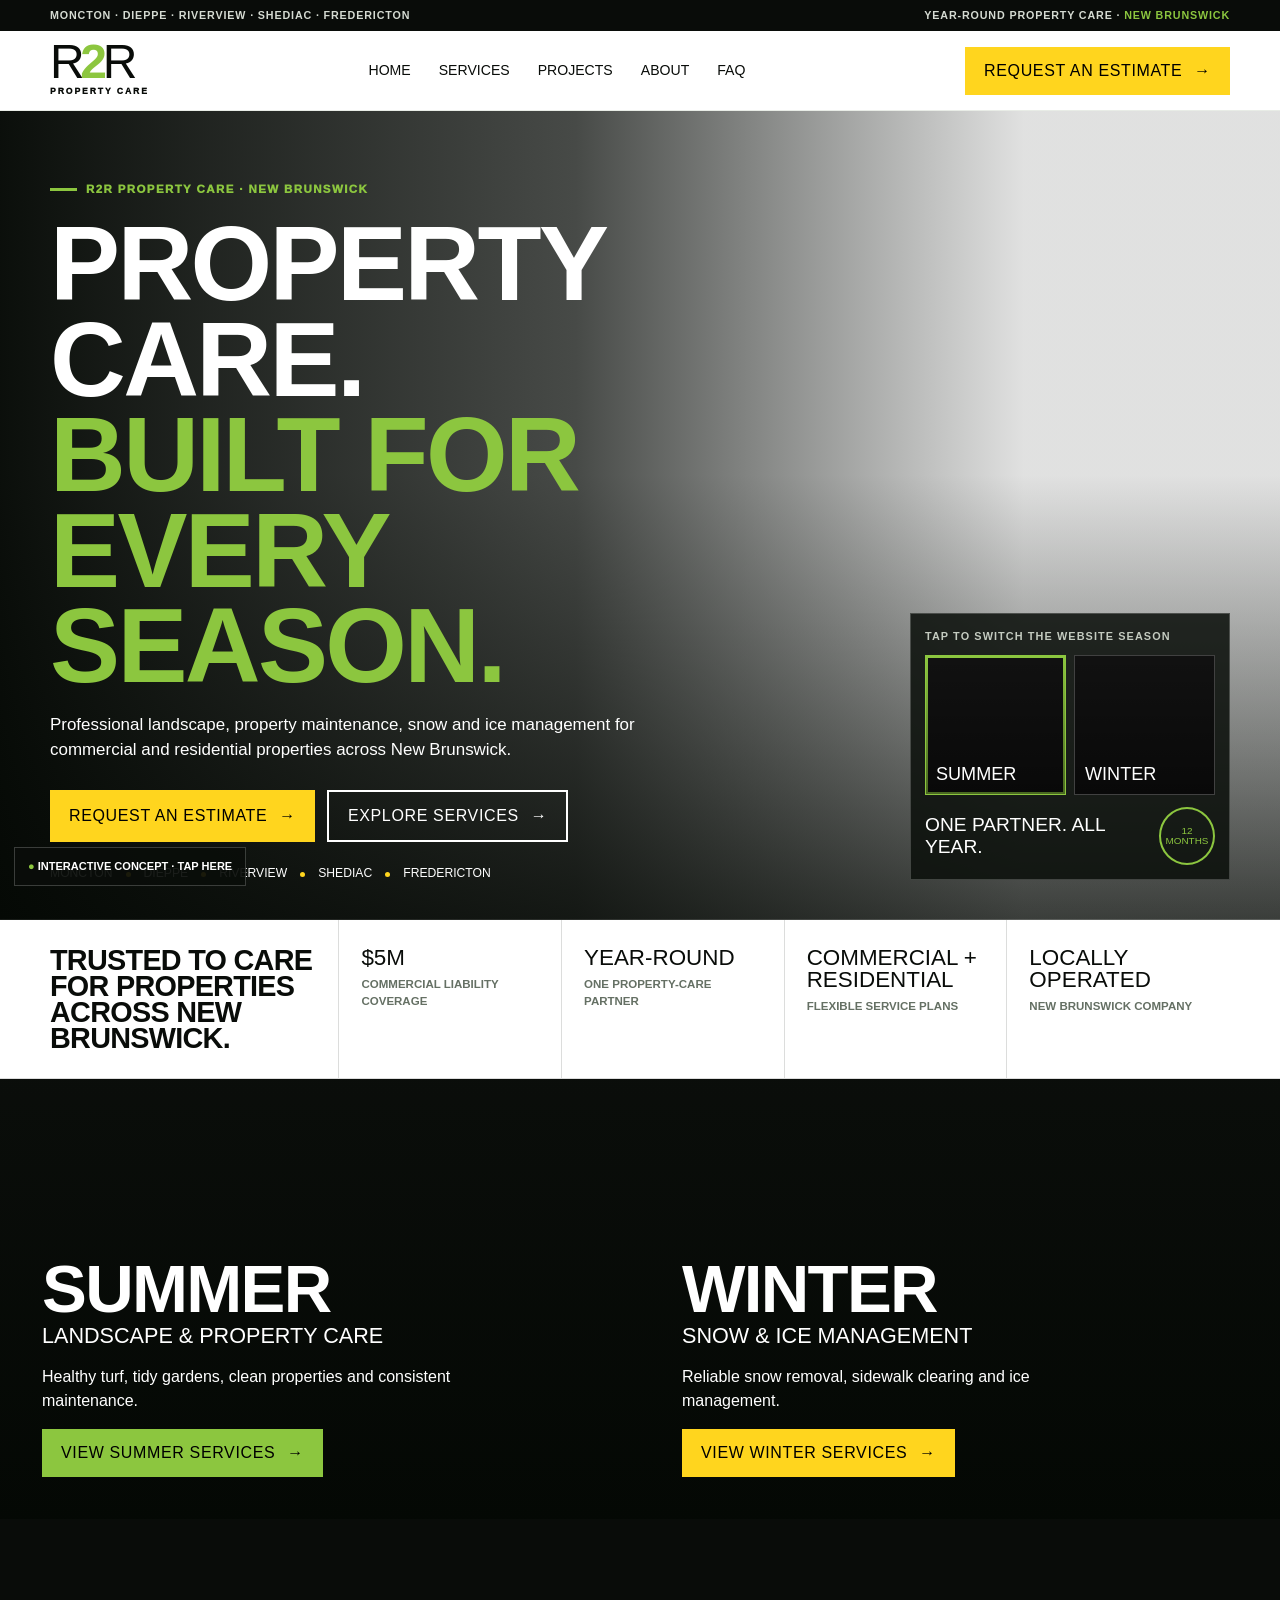
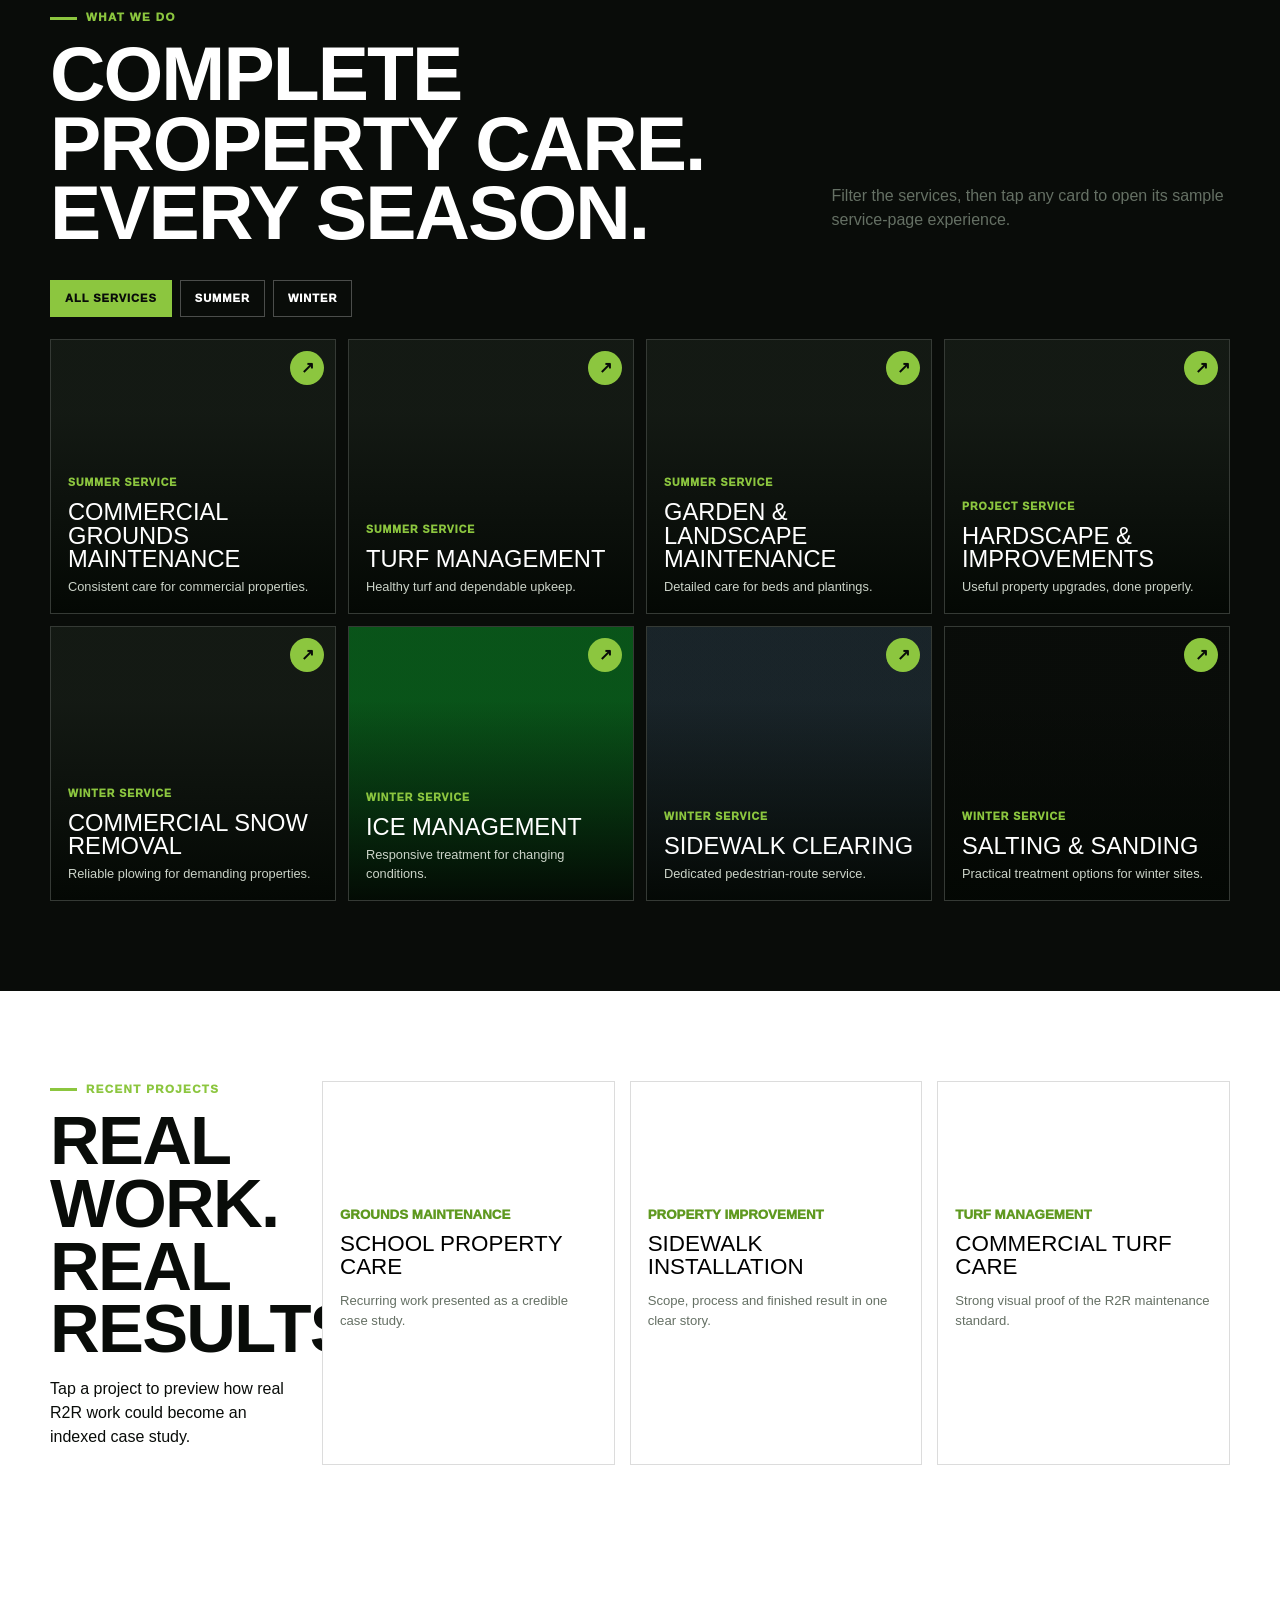
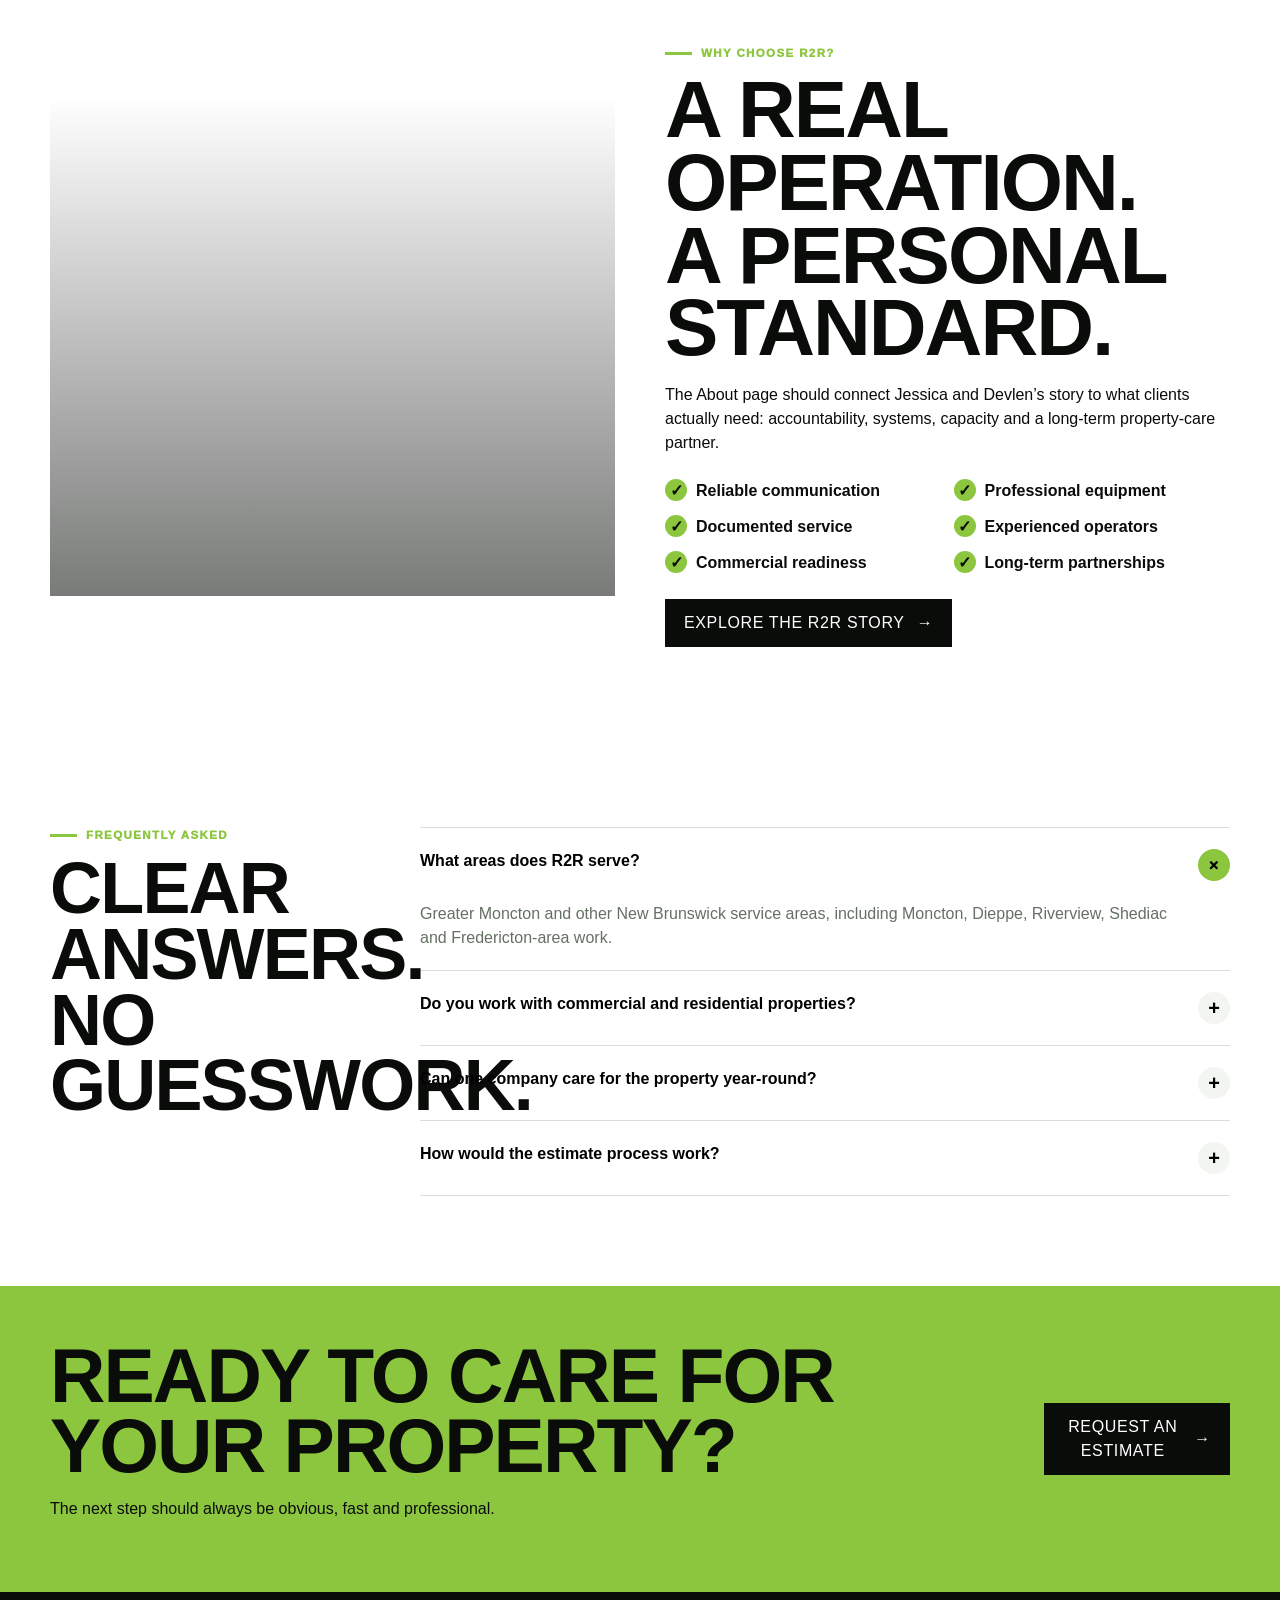
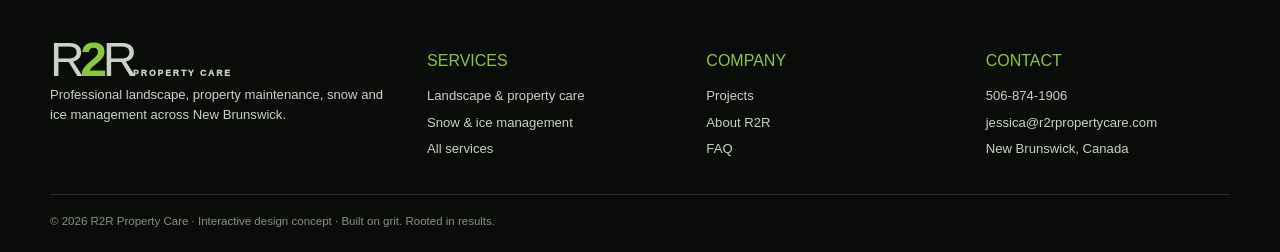
<file: r2r-preview/index.html>
<!doctype html><html lang="en"><head><meta charset="utf-8"><meta name="viewport" content="width=device-width,initial-scale=1,viewport-fit=cover"><meta name="theme-color" content="#0a0d09"><title>R2R Property Care — Interactive Concept</title><link rel="stylesheet" href="style.css"></head><body><div class="top"><div class="wrap"><span>Moncton · Dieppe · Riverview · Shediac · Fredericton</span><span>Year-round property care · <b>New Brunswick</b></span></div></div><header><div class="wrap head"><a href="#home" class="brand"><span class="mark">R<b>2</b>R</span><small>Property Care</small></a><nav class="nav"><a href="#home">Home</a><a href="#services">Services</a><a href="#projects">Projects</a><a href="#about">About</a><a href="#faq">FAQ</a></nav><button class="btn" data-estimate>Request an estimate</button><button class="menu" id="menu">☰</button></div></header><nav class="mobile" id="mobile"><a href="#home">Home <span>→</span></a><a href="#services">Services <span>→</span></a><a href="#projects">Projects <span>→</span></a><a href="#about">About <span>→</span></a><a href="#faq">FAQ <span>→</span></a><button class="btn" data-estimate>Request an estimate</button></nav>
<main><section class="hero" id="home"><div class="wrap"><div class="hero-copy"><div class="eyebrow" id="eyebrow">R2R Property Care · New Brunswick</div><h1 class="display">Property care.<span id="accent">Built for every season.</span></h1><p id="heroText">Professional landscape, property maintenance, snow and ice management for commercial and residential properties across New Brunswick.</p><div class="actions"><button class="btn" data-estimate>Request an estimate</button><a class="btn outline" href="#services">Explore services</a></div><div class="places"><span>Moncton</span><i></i><span>Dieppe</span><i></i><span>Riverview</span><i></i><span>Shediac</span><i></i><span>Fredericton</span></div></div><aside class="switcher"><span>Tap to switch the website season</span><div class="season-tabs"><button class="season summer active" data-season="summer"><b>Summer</b></button><button class="season winter" data-season="winter"><b>Winter</b></button></div><div class="switch-note"><strong id="seasonNote">One partner. All year.</strong><span class="round">12<br>months</span></div></aside></div></section>
<section class="proof"><div class="wrap proof-grid"><div><h2 class="display">Trusted to care for properties across New Brunswick.</h2></div><div><strong>$5M</strong><span>Commercial liability coverage</span></div><div><strong>Year-round</strong><span>One property-care partner</span></div><div><strong>Commercial + residential</strong><span>Flexible service plans</span></div><div><strong>Locally operated</strong><span>New Brunswick company</span></div></div></section>
<section class="split"><article class="panel s"><div><h2 class="display">Summer</h2><h3>Landscape & property care</h3><p>Healthy turf, tidy gardens, clean properties and consistent maintenance.</p><button class="btn green" data-jump="summer">View summer services</button></div></article><article class="panel w"><div><h2 class="display">Winter</h2><h3>Snow & ice management</h3><p>Reliable snow removal, sidewalk clearing and ice management.</p><button class="btn" data-jump="winter">View winter services</button></div></article></section>
<section class="section dark" id="services"><div class="wrap"><div class="section-head"><div><div class="eyebrow">What we do</div><h2 class="display">Complete property care.<br>Every season.</h2></div><p>Filter the services, then tap any card to open its sample service-page experience.</p></div><div class="filters"><button class="filter active" data-filter="all">All services</button><button class="filter" data-filter="summer">Summer</button><button class="filter" data-filter="winter">Winter</button></div><div class="grid">
<button class="card" data-type="summer" data-title="Commercial Grounds Maintenance" data-img="var(--lawn)" data-copy="A planned maintenance program that keeps commercial and multi-residential properties clean, consistent and presentable." data-list="Scheduled mowing and trimming|Property-wide detail work|Seasonal cleanups|Documented communication"><span class="photo" style="background-image:var(--lawn)"></span><span class="arrow">↗</span><span class="card-body"><span class="meta">Summer service</span><h3>Commercial Grounds Maintenance</h3><p>Consistent care for commercial properties.</p></span></button>
<button class="card" data-type="summer" data-title="Turf Management" data-img="var(--school)" data-copy="A healthier, sharper-looking lawn through professional mowing, aeration, overseeding, topdressing and repairs." data-list="Professional mowing and striping|Aeration and overseeding|Topsoil and seed repairs|Sod installation"><span class="photo" style="background-image:var(--school)"></span><span class="arrow">↗</span><span class="card-body"><span class="meta">Summer service</span><h3>Turf Management</h3><p>Healthy turf and dependable upkeep.</p></span></button>
<button class="card" data-type="summer" data-title="Garden & Landscape Maintenance" data-img="var(--hero)" data-copy="Routine garden care, pruning, edging and landscape detailing that keeps planted areas looking intentional." data-list="Garden bed maintenance|Pruning and shaping|Edging and weed control|Seasonal refreshes"><span class="photo" style="background-image:var(--hero)"></span><span class="arrow">↗</span><span class="card-body"><span class="meta">Summer service</span><h3>Garden & Landscape Maintenance</h3><p>Detailed care for beds and plantings.</p></span></button>
<button class="card" data-type="summer" data-title="Hardscape & Property Improvements" data-img="var(--walk)" data-copy="Practical installations and improvements designed to increase access, presentation and property value." data-list="Walkway installations|Site preparation|Gravel and grading work|Finished-property detailing"><span class="photo" style="background-image:var(--walk)"></span><span class="arrow">↗</span><span class="card-body"><span class="meta">Project service</span><h3>Hardscape & Improvements</h3><p>Useful property upgrades, done properly.</p></span></button>
<button class="card" data-type="winter" data-title="Commercial Snow Removal" data-img="var(--snow)" data-copy="Equipment-backed snow clearing planned around site access, traffic flow and dependable storm response." data-list="Parking-lot plowing|Storm monitoring and dispatch|Push and stacking plans|Snow hauling when required"><span class="photo" style="background-image:var(--snow)"></span><span class="arrow">↗</span><span class="card-body"><span class="meta">Winter service</span><h3>Commercial Snow Removal</h3><p>Reliable plowing for demanding properties.</p></span></button>
<button class="card" data-type="winter" data-title="Ice Management" data-img="var(--snow)" data-copy="Planned salting and sanding focused on safer access, parking areas and operational continuity." data-list="Parking-lot de-icing|Salting and sanding|Weather-based monitoring|Application documentation"><span class="photo" style="background-image:linear-gradient(0deg,#0928,#0928),var(--snow)"></span><span class="arrow">↗</span><span class="card-body"><span class="meta">Winter service</span><h3>Ice Management</h3><p>Responsive treatment for changing conditions.</p></span></button>
<button class="card" data-type="winter" data-title="Sidewalk Snow Clearing" data-img="var(--school)" data-copy="Dedicated sidewalk crews and equipment for entrances, walkways, stairs and pedestrian routes." data-list="Walkways and entrances|Stairs and pedestrian routes|Blowers and compact equipment|Coordinated route service"><span class="photo" style="background-image:linear-gradient(0deg,#2348,#2348),var(--school)"></span><span class="arrow">↗</span><span class="card-body"><span class="meta">Winter service</span><h3>Sidewalk Clearing</h3><p>Dedicated pedestrian-route service.</p></span></button>
<button class="card" data-type="winter" data-title="Salting & Sanding" data-img="var(--hero)" data-copy="Material application matched to site conditions and each property’s practical winter requirements." data-list="Salt and sand application|Parking and drive-lane treatment|Site-specific service levels|Call-out or seasonal plans"><span class="photo" style="background-image:linear-gradient(0deg,#0008,#0008),var(--hero)"></span><span class="arrow">↗</span><span class="card-body"><span class="meta">Winter service</span><h3>Salting & Sanding</h3><p>Practical treatment options for winter sites.</p></span></button>
</div></div></section>
<section class="section" id="projects"><div class="wrap projects"><div><div class="eyebrow">Recent projects</div><h2 class="display">Real work.<br>Real results.</h2><p>Tap a project to preview how real R2R work could become an indexed case study.</p></div><div class="project-grid"><button class="project" data-title="School Grounds Maintenance" data-img="var(--school)" data-copy="A recurring maintenance story showing scope, consistency and results—not simply another gallery photo." data-list="Grounds maintenance|Fredericton-area work|Seasonal property care|Before-and-after proof"><span class="pic" style="background-image:var(--school)"></span><span><small>Grounds maintenance</small><h3>School Property Care</h3><p>Recurring work presented as a credible case study.</p></span></button><button class="project" data-title="Commercial Sidewalk Installation" data-img="var(--walk)" data-copy="A before-to-finished project story focused on access, presentation and the quality of the final installation." data-list="Site preparation|Walkway installation|Accessibility improvement|Finished-property photography"><span class="pic" style="background-image:var(--walk)"></span><span><small>Property improvement</small><h3>Sidewalk Installation</h3><p>Scope, process and finished result in one clear story.</p></span></button><button class="project" data-title="Commercial Turf Maintenance" data-img="var(--lawn)" data-copy="A polished maintenance feature showing the visible impact of consistent professional turf care." data-list="Scheduled turf care|Professional striping|Detail trimming|Ongoing presentation"><span class="pic" style="background-image:var(--lawn)"></span><span><small>Turf management</small><h3>Commercial Turf Care</h3><p>Strong visual proof of the R2R maintenance standard.</p></span></button></div></div></section>
<section class="section" id="about"><div class="wrap about"><div class="about-img"></div><div><div class="eyebrow">Why choose R2R?</div><h2 class="display">A real operation.<br>A personal standard.</h2><p>The About page should connect Jessica and Devlen’s story to what clients actually need: accountability, systems, capacity and a long-term property-care partner.</p><div class="checks"><b>Reliable communication</b><b>Professional equipment</b><b>Documented service</b><b>Experienced operators</b><b>Commercial readiness</b><b>Long-term partnerships</b></div><button class="btn dark" id="story">Explore the R2R story</button></div></div></section>
<section class="section" id="faq"><div class="wrap faq"><div><div class="eyebrow">Frequently asked</div><h2 class="display">Clear answers.<br>No guesswork.</h2></div><div><div class="faq-item open"><button class="q"><span>What areas does R2R serve?</span><span class="plus">+</span></button><div class="ans"><p>Greater Moncton and other New Brunswick service areas, including Moncton, Dieppe, Riverview, Shediac and Fredericton-area work.</p></div></div><div class="faq-item"><button class="q"><span>Do you work with commercial and residential properties?</span><span class="plus">+</span></button><div class="ans"><p>Yes. The finished site can guide commercial, multi-residential, institutional and residential requests into the right estimate path.</p></div></div><div class="faq-item"><button class="q"><span>Can one company care for the property year-round?</span><span class="plus">+</span></button><div class="ans"><p>That is the heart of the new website: one accountable partner for summer landscape care and winter snow and ice management.</p></div></div><div class="faq-item"><button class="q"><span>How would the estimate process work?</span><span class="plus">+</span></button><div class="ans"><p>The first version can connect to your present workflow; later it can connect directly to Ground Control OS without redesigning the public site.</p></div></div></div></div></section>
<section class="cta"><div class="wrap"><div><h2 class="display">Ready to care for your property?</h2><p>The next step should always be obvious, fast and professional.</p></div><button class="btn dark" data-estimate>Request an estimate</button></div></section></main>
<footer class="footer"><div class="wrap"><div class="footer-grid"><div><a class="brand" href="#home"><span class="mark">R<b>2</b>R</span><small>Property Care</small></a><p>Professional landscape, property maintenance, snow and ice management across New Brunswick.</p></div><div><h3>Services</h3><a href="#services">Landscape & property care</a><a href="#services">Snow & ice management</a><a href="#services">All services</a></div><div><h3>Company</h3><a href="#projects">Projects</a><a href="#about">About R2R</a><a href="#faq">FAQ</a></div><div><h3>Contact</h3><a href="tel:+15068741906">506-874-1906</a><a href="mailto:jessica@r2rpropertycare.com">jessica@r2rpropertycare.com</a><p>New Brunswick, Canada</p></div></div><div class="legal">© 2026 R2R Property Care · Interactive design concept · Built on grit. Rooted in results.</div></div></footer>
<button class="hint" id="hint"><b>●</b> Interactive concept · tap here</button>
<div class="modal" id="detail"><div class="box"><button class="close" data-close>×</button><div class="modal-head"><div class="eyebrow" id="detailEye">Detail concept</div><h2 class="display" id="detailTitle"></h2></div><div class="modal-body"><div class="detail-pic" id="detailPic"></div><div class="detail-grid"><div><h3>What this page would explain</h3><p id="detailCopy"></p><ul id="detailList"></ul></div><aside class="aside"><strong>Ready to discuss a property?</strong><p>The finished page would combine approved photography, scope examples and a direct estimate path.</p><button class="btn" id="detailEstimate">Request an estimate</button></aside></div></div></div></div>
<div class="modal" id="estimate"><div class="box"><button class="close" data-close>×</button><div class="modal-head"><div class="eyebrow">Estimate experience</div><h2 class="display">Tell us about your property.</h2></div><div class="modal-body"><form id="form"><div class="form"><div class="field"><label>Name</label><input required></div><div class="field"><label>Company</label><input></div><div class="field"><label>Email</label><input type="email" required></div><div class="field"><label>Phone</label><input type="tel"></div><div class="field"><label>Property type</label><select><option>Commercial</option><option>Multi-residential</option><option>Institutional</option><option>Residential</option></select></div><div class="field"><label>Service needed</label><select><option>Landscape & property care</option><option>Snow & ice management</option><option>Project / installation</option></select></div><div class="field full"><label>Property details</label><textarea placeholder="Address, scope, timing, or anything else that would help."></textarea></div></div><p style="color:var(--muted);font-size:.76rem">Prototype only—this form does not send or save information.</p><button class="btn dark" type="submit">Submit request</button></form><div class="success" id="success"><h3>Request preview complete.</h3><p>On the live website, this would route into your chosen estimate workflow and confirm receipt to the client.</p></div></div></div></div>
<div class="modal" id="tour"><div class="box"><button class="close" data-close>×</button><div class="modal-head"><div class="eyebrow">How to explore</div><h2 class="display">This one is actually interactive.</h2></div><div class="modal-body"><ul><li>Switch the hero between Summer and Winter.</li><li>Filter and open service cards.</li><li>Open project details.</li><li>Expand FAQ questions.</li><li>Open and complete the estimate form.</li><li>Try the mobile navigation on your phone.</li></ul></div></div></div>
<script src="app.js"></script></body></html>
</file>
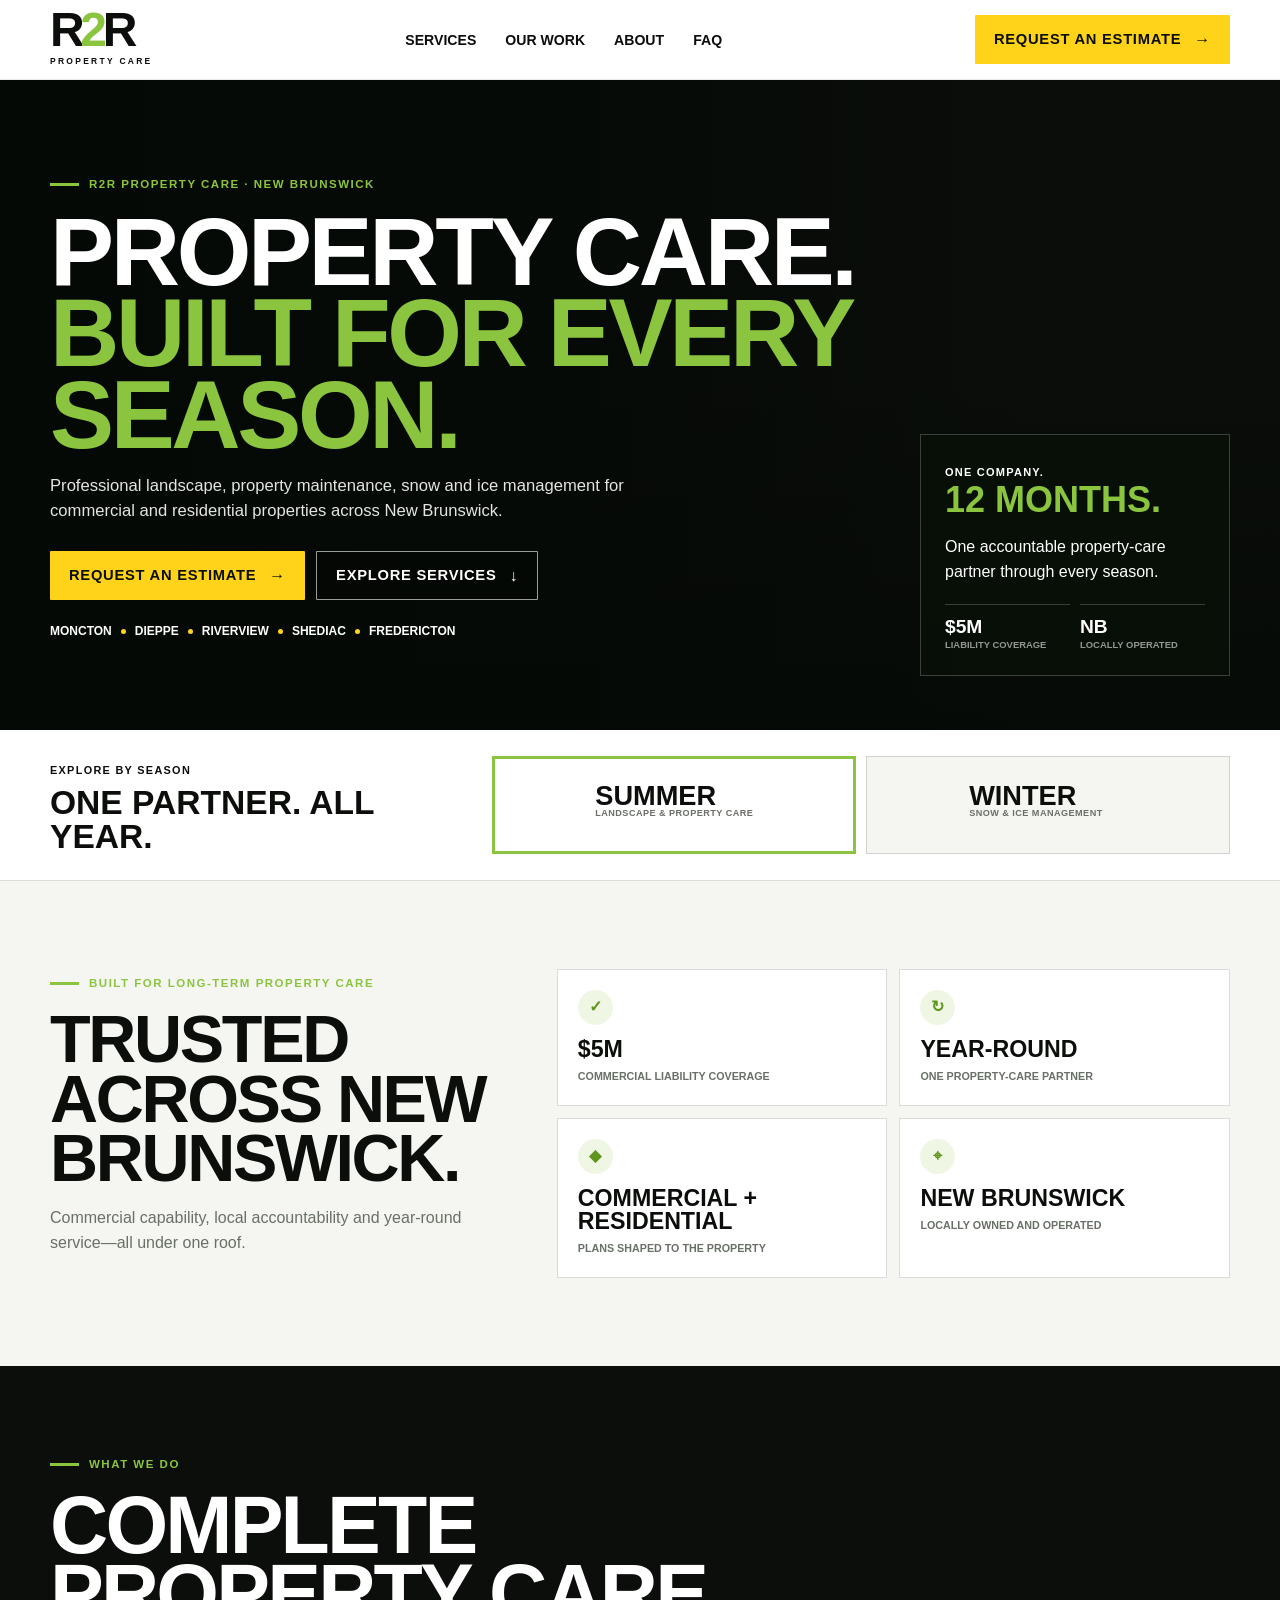
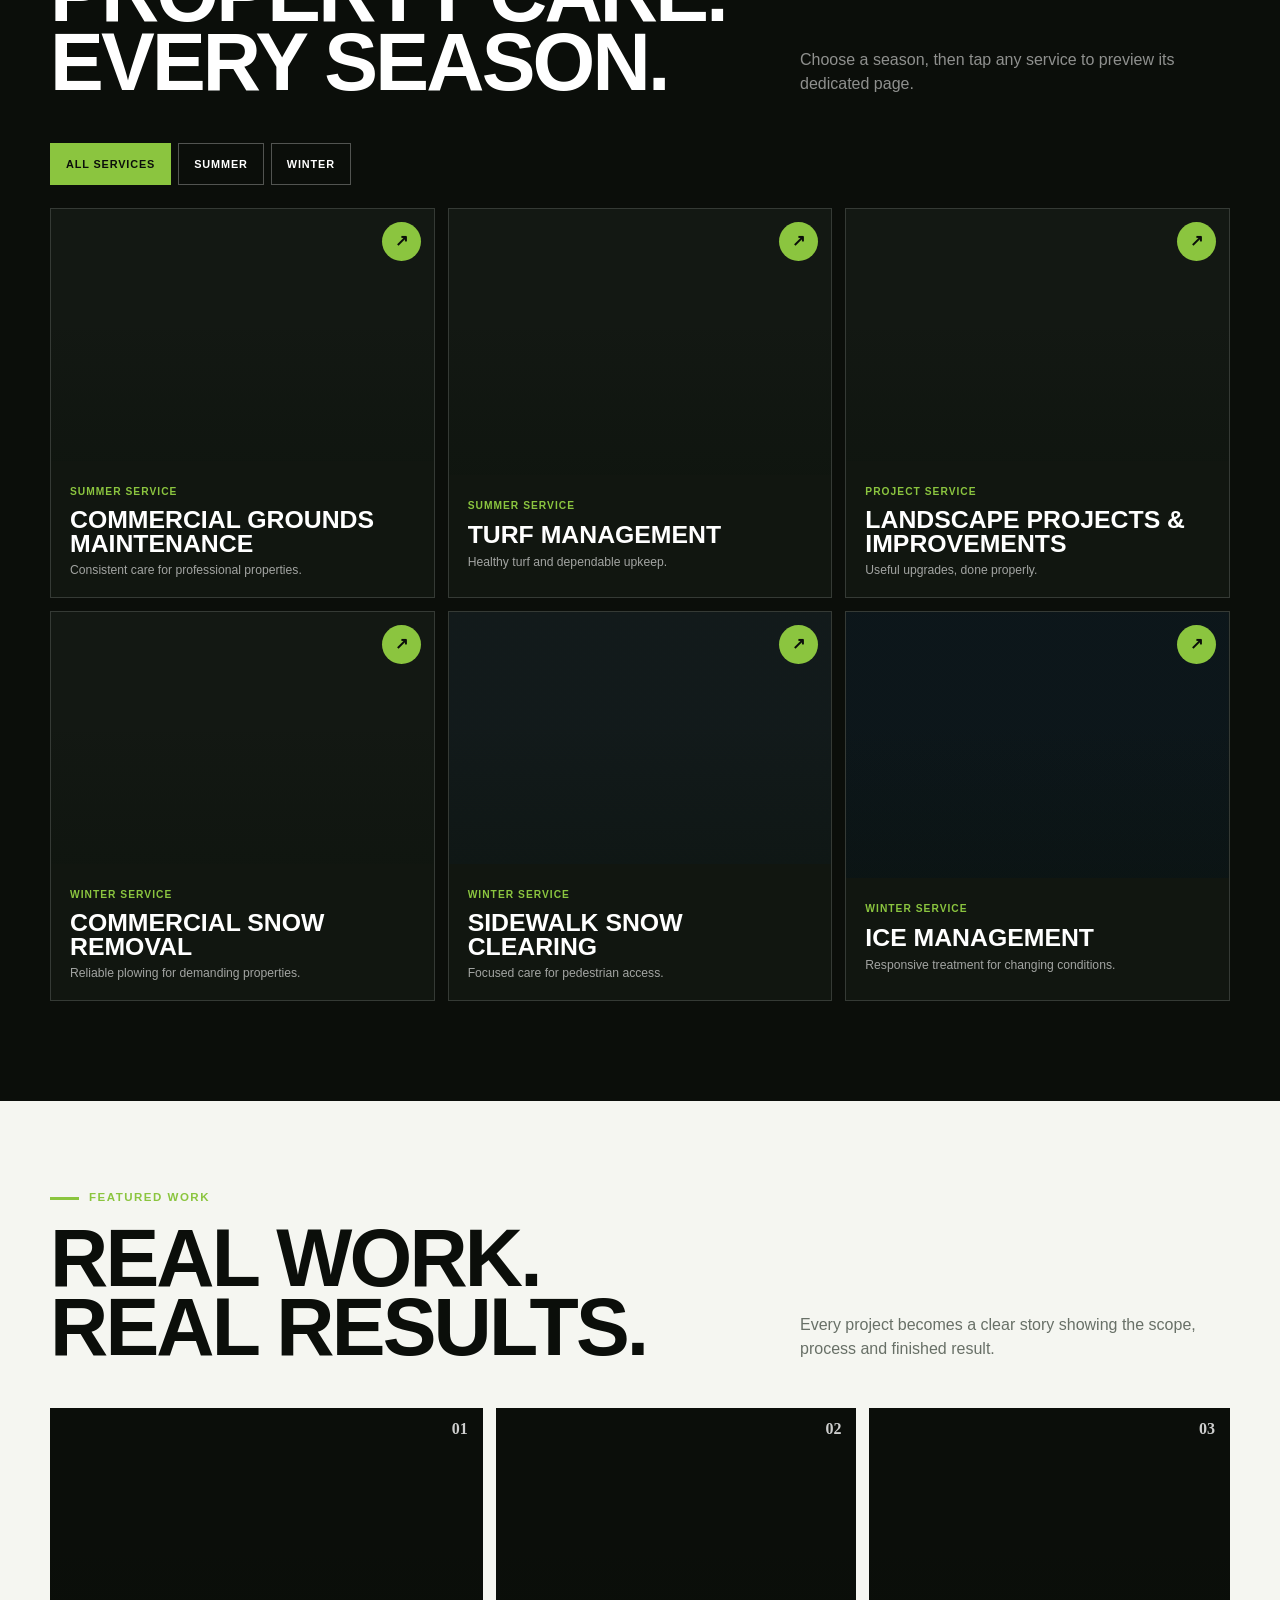
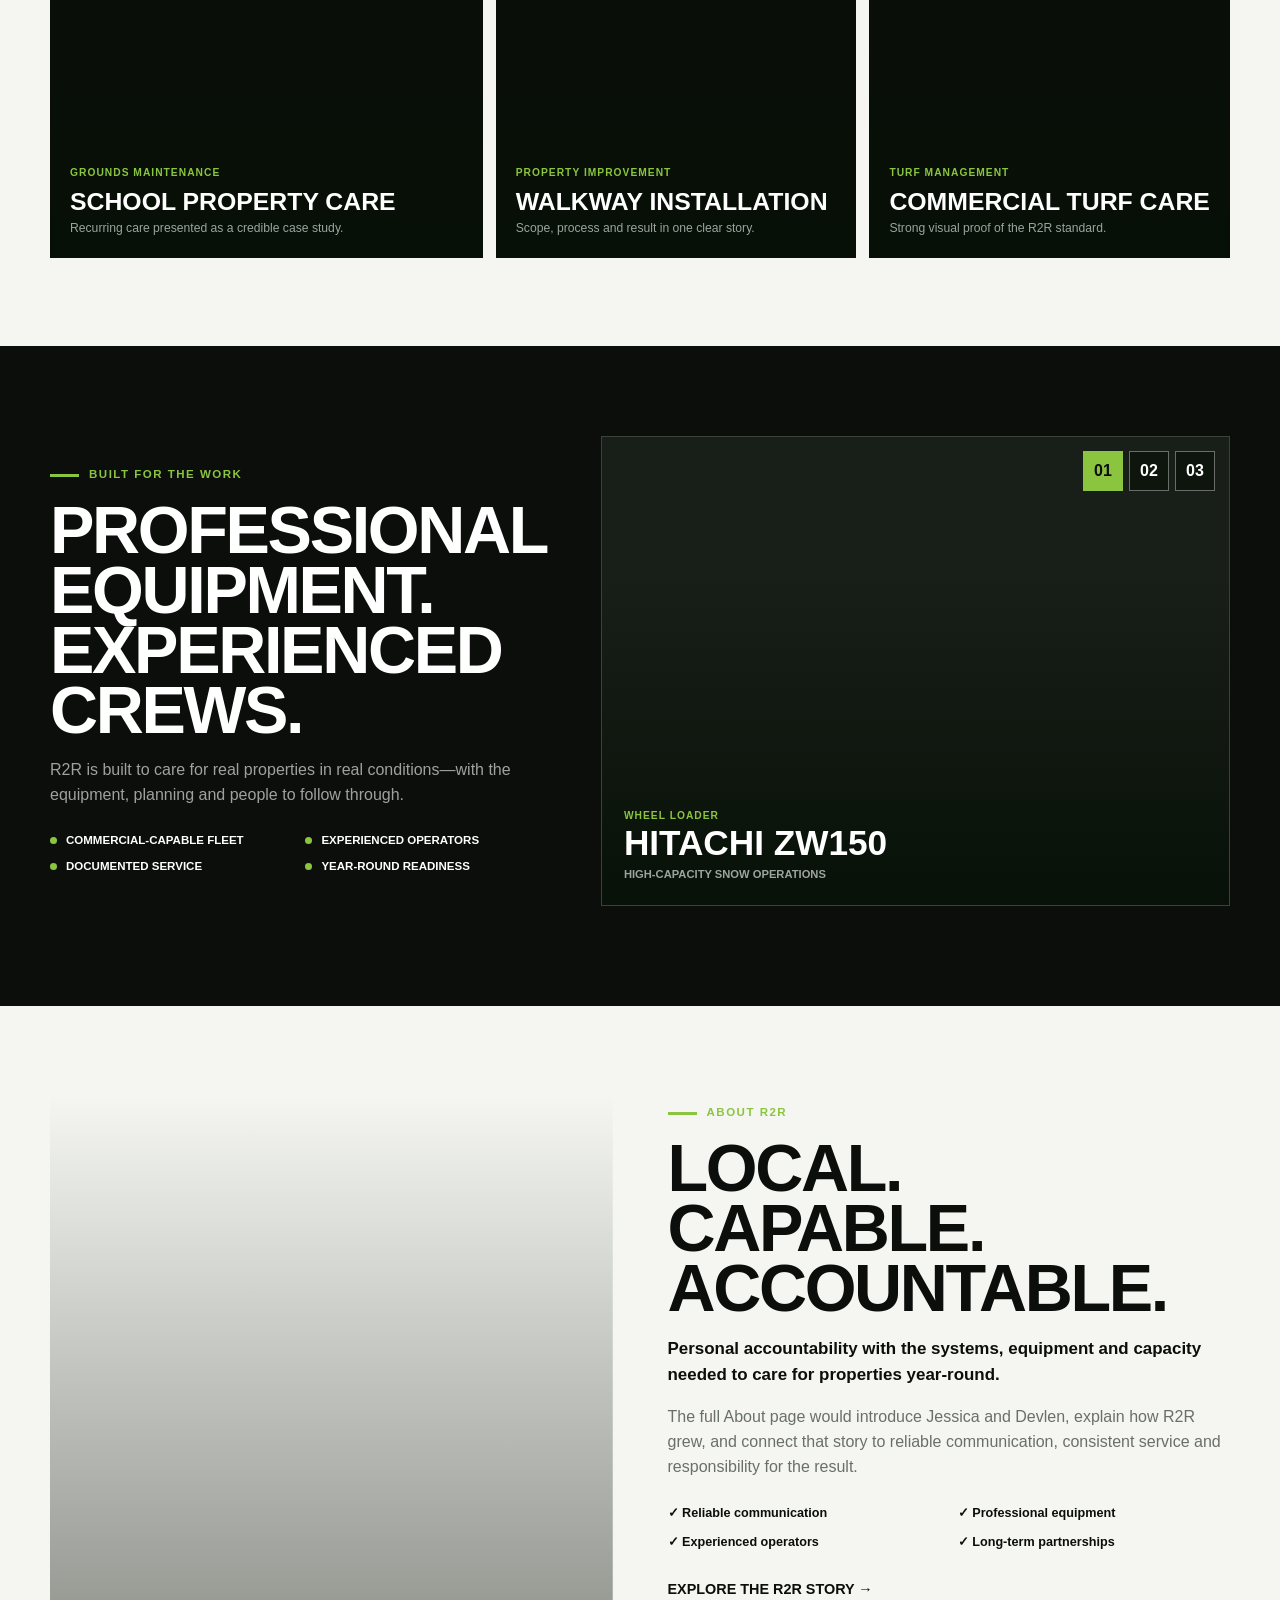
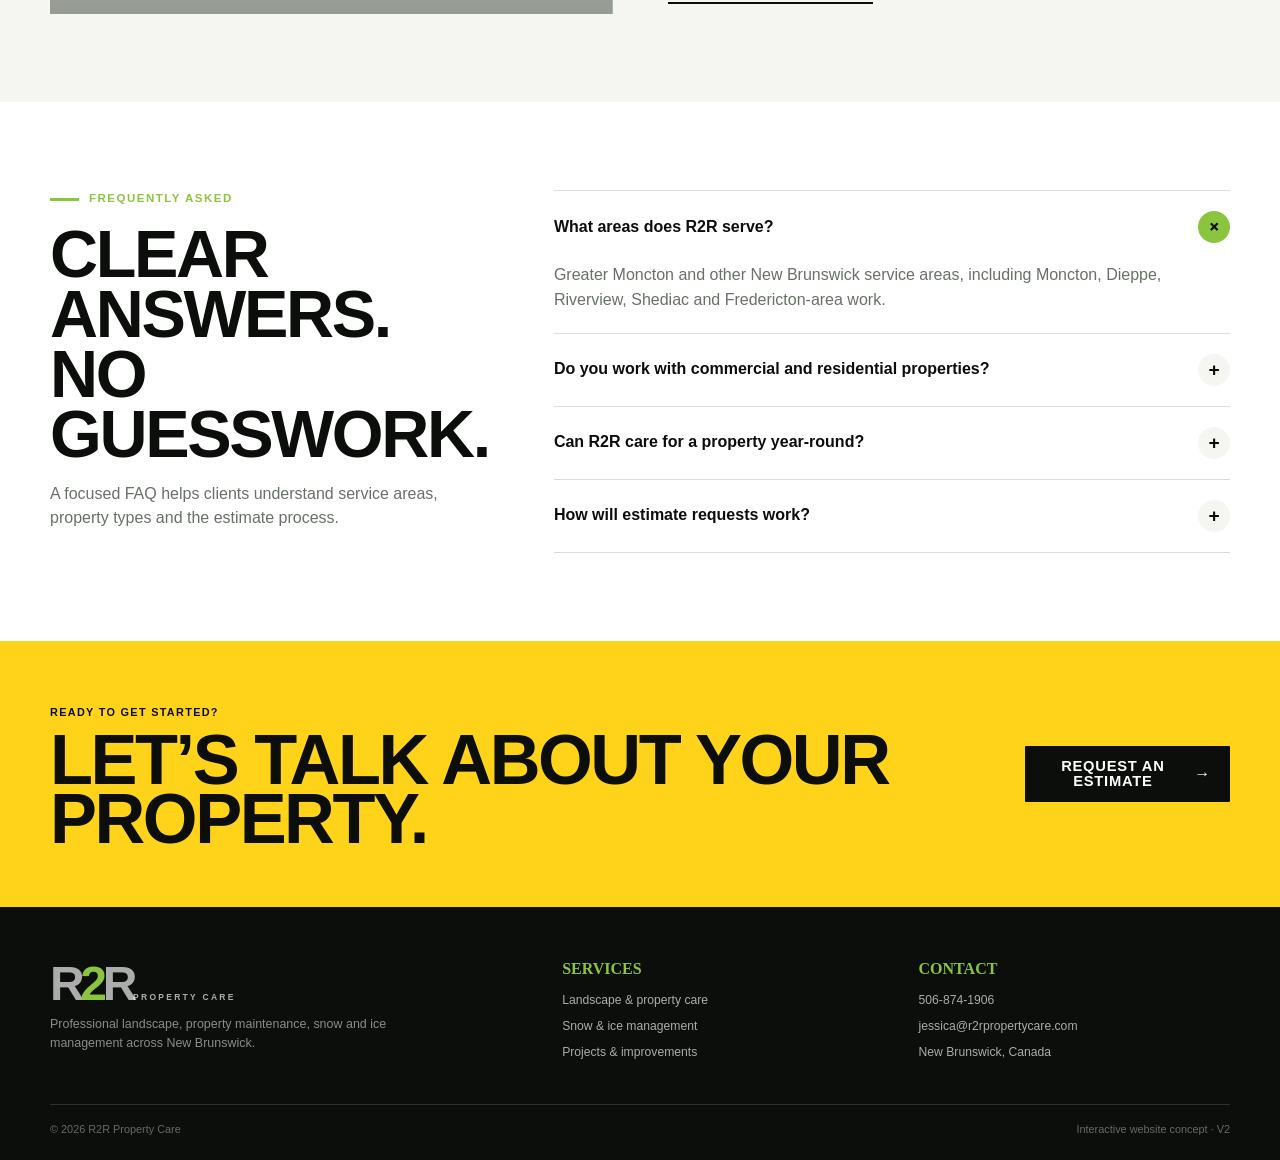
<file: r2r-v2/index.html>
<!doctype html>
<html lang="en">
<head>
<meta charset="utf-8">
<meta name="viewport" content="width=device-width,initial-scale=1,viewport-fit=cover">
<meta name="theme-color" content="#0b0e0a">
<title>R2R Property Care — Interactive Website Concept V2</title>
<link rel="stylesheet" href="styles.css">
</head>
<body>
<header class="header">
  <a class="logo" href="#home" aria-label="R2R Property Care home"><b>R<span>2</span>R</b><small>Property Care</small></a>
  <nav><a href="#services">Services</a><a href="#work">Our Work</a><a href="#about">About</a><a href="#faq">FAQ</a></nav>
  <button class="btn yellow desktop-cta" data-estimate>Request an estimate <i>→</i></button>
  <button class="menu-btn" id="menuBtn" aria-label="Open menu"><i></i><i></i><i></i></button>
</header>
<div class="menu" id="menu">
  <div><a class="logo light" href="#home"><b>R<span>2</span>R</b><small>Property Care</small></a><button class="close" id="menuClose">×</button></div>
  <nav><a href="#services">Services <small>01</small></a><a href="#work">Our Work <small>02</small></a><a href="#about">About R2R <small>03</small></a><a href="#faq">FAQ <small>04</small></a></nav>
  <button class="btn yellow" data-estimate>Request an estimate <i>→</i></button>
</div>
<main>
<section class="hero" id="home" data-season="summer">
  <div class="hero-bg"></div><div class="shade"></div>
  <div class="wrap hero-inner">
    <div class="hero-copy">
      <p class="overline" id="heroOverline">R2R Property Care · New Brunswick</p>
      <h1>Property care.<em id="heroAccent">Built for every season.</em></h1>
      <p class="intro" id="heroText">Professional landscape, property maintenance, snow and ice management for commercial and residential properties across New Brunswick.</p>
      <div class="actions"><button class="btn yellow" data-estimate>Request an estimate <i>→</i></button><a class="btn ghost" href="#services">Explore services <i>↓</i></a></div>
      <p class="areas">Moncton <i></i> Dieppe <i></i> Riverview <i></i> Shediac <i></i> Fredericton</p>
    </div>
    <aside><span>One company.</span><strong>12 months.</strong><p>One accountable property-care partner through every season.</p><div><b>$5M<small>Liability coverage</small></b><b>NB<small>Locally operated</small></b></div></aside>
  </div>
</section>
<section class="season-strip">
  <div class="wrap season-inner"><div><small>Explore by season</small><h2>One partner. All year.</h2></div><div class="seasons">
    <button class="season active" data-season-btn="summer"><span class="thumb summer"></span><b>Summer<small>Landscape & property care</small></b></button>
    <button class="season" data-season-btn="winter"><span class="thumb winter"></span><b>Winter<small>Snow & ice management</small></b></button>
  </div></div>
</section>
<section class="trust">
  <div class="wrap trust-layout"><div class="section-copy"><p class="overline">Built for long-term property care</p><h2>Trusted across New Brunswick.</h2><p>Commercial capability, local accountability and year-round service—all under one roof.</p></div>
  <div class="stats"><article><i>✓</i><b>$5M</b><span>Commercial liability coverage</span></article><article><i>↻</i><b>Year-round</b><span>One property-care partner</span></article><article><i>◆</i><b>Commercial + residential</b><span>Plans shaped to the property</span></article><article><i>⌖</i><b>New Brunswick</b><span>Locally owned and operated</span></article></div></div>
</section>
<section class="services" id="services">
  <div class="wrap"><div class="heading"><div><p class="overline">What we do</p><h2>Complete property care.<br>Every season.</h2></div><p>Choose a season, then tap any service to preview its dedicated page.</p></div>
  <div class="filters"><button class="active" data-filter="all">All services</button><button data-filter="summer">Summer</button><button data-filter="winter">Winter</button></div>
  <div class="service-grid">
    <button class="card" data-type="summer" data-title="Commercial Grounds Maintenance" data-kicker="Summer service" data-img="lawn" data-copy="A consistent maintenance program built around the way your property is used, presented and managed throughout the growing season." data-list="Scheduled mowing and trimming|Garden and landscape detailing|Seasonal cleanup support|Clear service communication"><span class="photo lawn"></span><span class="arrow">↗</span><div><small>Summer service</small><b>Commercial Grounds Maintenance</b><p>Consistent care for professional properties.</p></div></button>
    <button class="card" data-type="summer" data-title="Turf Management" data-kicker="Summer service" data-img="school" data-copy="Professional turf care supporting healthier growth, cleaner presentation and dependable upkeep across the season." data-list="Professional mowing and striping|Aeration and overseeding|Topsoil and seed repairs|Sod installation"><span class="photo school"></span><span class="arrow">↗</span><div><small>Summer service</small><b>Turf Management</b><p>Healthy turf and dependable upkeep.</p></div></button>
    <button class="card" data-type="summer" data-title="Landscape Projects & Improvements" data-kicker="Project service" data-img="walk" data-copy="Practical landscape improvements planned around access, presentation, function and lasting value." data-list="Walkway and hardscape installation|Site preparation and grading|Topsoil, sod and seed work|Finished-property detailing"><span class="photo walk"></span><span class="arrow">↗</span><div><small>Project service</small><b>Landscape Projects & Improvements</b><p>Useful upgrades, done properly.</p></div></button>
    <button class="card" data-type="winter" data-title="Commercial Snow Removal" data-kicker="Winter service" data-img="snow" data-copy="Equipment-backed snow clearing planned around site access, traffic flow and dependable storm response." data-list="Parking-lot plowing|Storm monitoring and dispatch|Site-specific push plans|Snow hauling when required"><span class="photo snow"></span><span class="arrow">↗</span><div><small>Winter service</small><b>Commercial Snow Removal</b><p>Reliable plowing for demanding properties.</p></div></button>
    <button class="card" data-type="winter" data-title="Sidewalk Snow Clearing" data-kicker="Winter service" data-img="snow2" data-copy="Dedicated crews and compact equipment for entrances, walkways, stairs and pedestrian routes." data-list="Walkways and building entrances|Stairs and pedestrian routes|Blowers and compact equipment|Coordinated service routes"><span class="photo snow2"></span><span class="arrow">↗</span><div><small>Winter service</small><b>Sidewalk Snow Clearing</b><p>Focused care for pedestrian access.</p></div></button>
    <button class="card" data-type="winter" data-title="Ice Management" data-kicker="Winter service" data-img="ice" data-copy="Planned salting and sanding focused on safer access, parking areas and continued property operations." data-list="Parking-lot de-icing|Salting and sanding|Weather-based monitoring|Application documentation"><span class="photo ice"></span><span class="arrow">↗</span><div><small>Winter service</small><b>Ice Management</b><p>Responsive treatment for changing conditions.</p></div></button>
  </div></div>
</section>
<section class="work" id="work"><div class="wrap"><div class="heading dark-text"><div><p class="overline">Featured work</p><h2>Real work.<br>Real results.</h2></div><p>Every project becomes a clear story showing the scope, process and finished result.</p></div>
  <div class="projects">
    <button data-title="School Property Care" data-kicker="Grounds maintenance · Fredericton area" data-img="school" data-copy="A recurring property-maintenance story showing consistency, equipment capacity and the visible standard of the finished work." data-list="Recurring grounds maintenance|Professional turf presentation|Seasonal property care|Documented project photography"><span class="photo school"></span><i>01</i><div><small>Grounds maintenance</small><b>School Property Care</b><p>Recurring care presented as a credible case study.</p></div></button>
    <button data-title="Commercial Walkway Installation" data-kicker="Property improvement · Moncton area" data-img="walk" data-copy="A before-to-finished project story focused on preparation, access, clean installation and final presentation." data-list="Site preparation|Walkway installation|Access improvement|Finished-property detailing"><span class="photo walk"></span><i>02</i><div><small>Property improvement</small><b>Walkway Installation</b><p>Scope, process and result in one clear story.</p></div></button>
    <button data-title="Commercial Turf Care" data-kicker="Turf management · New Brunswick" data-img="lawn" data-copy="A visual case study showing the impact of scheduled turf care, professional striping and consistent detail work." data-list="Scheduled turf care|Professional striping|Detail trimming|Ongoing presentation"><span class="photo lawn"></span><i>03</i><div><small>Turf management</small><b>Commercial Turf Care</b><p>Strong visual proof of the R2R standard.</p></div></button>
  </div></div>
</section>
<section class="equipment"><div class="wrap equipment-layout"><div class="section-copy"><p class="overline">Built for the work</p><h2>Professional equipment. Experienced crews.</h2><p>R2R is built to care for real properties in real conditions—with the equipment, planning and people to follow through.</p><ul><li>Commercial-capable fleet</li><li>Experienced operators</li><li>Documented service</li><li>Year-round readiness</li></ul></div>
  <div class="equipment-stage"><span class="equipment-photo snow" id="equipmentPhoto"></span><div class="equipment-info"><small id="equipmentType">Wheel loader</small><b id="equipmentName">Hitachi ZW150</b><p id="equipmentUse">High-capacity snow operations</p></div><div class="equipment-tabs"><button class="active" data-equipment="loader">01</button><button data-equipment="tractor">02</button><button data-equipment="truck">03</button></div></div>
</div></section>
<section class="about" id="about"><div class="wrap about-layout"><div class="about-photo"></div><div class="section-copy"><p class="overline">About R2R</p><h2>Local. Capable. Accountable.</h2><p class="lead">Personal accountability with the systems, equipment and capacity needed to care for properties year-round.</p><p>The full About page would introduce Jessica and Devlen, explain how R2R grew, and connect that story to reliable communication, consistent service and responsibility for the result.</p><div class="checks"><span>✓ Reliable communication</span><span>✓ Professional equipment</span><span>✓ Experienced operators</span><span>✓ Long-term partnerships</span></div><button class="story" id="story">Explore the R2R story →</button></div></div></section>
<section class="faq" id="faq"><div class="wrap faq-layout"><div class="section-copy"><p class="overline">Frequently asked</p><h2>Clear answers.<br>No guesswork.</h2><p>A focused FAQ helps clients understand service areas, property types and the estimate process.</p></div><div class="faq-list">
  <article class="open"><button>What areas does R2R serve?<i>+</i></button><div><p>Greater Moncton and other New Brunswick service areas, including Moncton, Dieppe, Riverview, Shediac and Fredericton-area work.</p></div></article>
  <article><button>Do you work with commercial and residential properties?<i>+</i></button><div><p>Yes. The site can guide commercial, multi-residential, institutional and residential clients into the right service path.</p></div></article>
  <article><button>Can R2R care for a property year-round?<i>+</i></button><div><p>Yes—one accountable partner for summer landscape care and winter snow and ice management.</p></div></article>
  <article><button>How will estimate requests work?<i>+</i></button><div><p>The first release can connect to your current workflow and later route requests into Ground Control OS.</p></div></article>
</div></div></section>
<section class="cta"><div class="wrap"><div><small>Ready to get started?</small><h2>Let’s talk about your property.</h2></div><button class="btn black" data-estimate>Request an estimate <i>→</i></button></div></section>
</main>
<footer><div class="wrap footer-grid"><div><a class="logo light" href="#home"><b>R<span>2</span>R</b><small>Property Care</small></a><p>Professional landscape, property maintenance, snow and ice management across New Brunswick.</p></div><div><b>Services</b><a href="#services">Landscape & property care</a><a href="#services">Snow & ice management</a><a href="#work">Projects & improvements</a></div><div><b>Contact</b><a href="tel:+15068741906">506-874-1906</a><a href="mailto:jessica@r2rpropertycare.com">jessica@r2rpropertycare.com</a><span>New Brunswick, Canada</span></div></div><div class="wrap copyright">© 2026 R2R Property Care <span>Interactive website concept · V2</span></div></footer>
<div class="modal" id="detail"><button class="backdrop" data-close></button><aside><button class="close" data-close>×</button><span class="detail-photo lawn" id="detailPhoto"></span><div class="detail-copy"><small id="detailKicker"></small><h2 id="detailTitle"></h2><p id="detailText"></p><ul id="detailList"></ul><button class="btn yellow" id="detailEstimate">Request an estimate <i>→</i></button></div></aside></div>
<div class="modal" id="estimate"><button class="backdrop" data-close-estimate></button><aside class="estimate-panel"><button class="close" data-close-estimate>×</button><div class="estimate-head"><p class="overline">Estimate experience</p><h2>Tell us about your property.</h2><p>Prototype only—this form does not send or save information.</p></div><form id="estimateForm"><label>Name<input required></label><label>Company<input></label><label>Email<input type="email" required></label><label>Phone<input type="tel"></label><label>Property type<select><option>Commercial</option><option>Multi-residential</option><option>Institutional</option><option>Residential</option></select></label><label>Service needed<select><option>Landscape & property care</option><option>Snow & ice management</option><option>Project or installation</option></select></label><label class="full">Property details<textarea rows="5" placeholder="Address, scope and timing"></textarea></label><button class="btn yellow full">Preview submission <i>→</i></button></form><div class="success" id="success" hidden><i>✓</i><h3>Request preview complete.</h3><p>On the live website, this would enter your estimate workflow and send the client a confirmation.</p><button class="btn black" data-close-estimate>Close preview</button></div></aside></div>
<script src="app.js"></script>
</body></html>
</file>
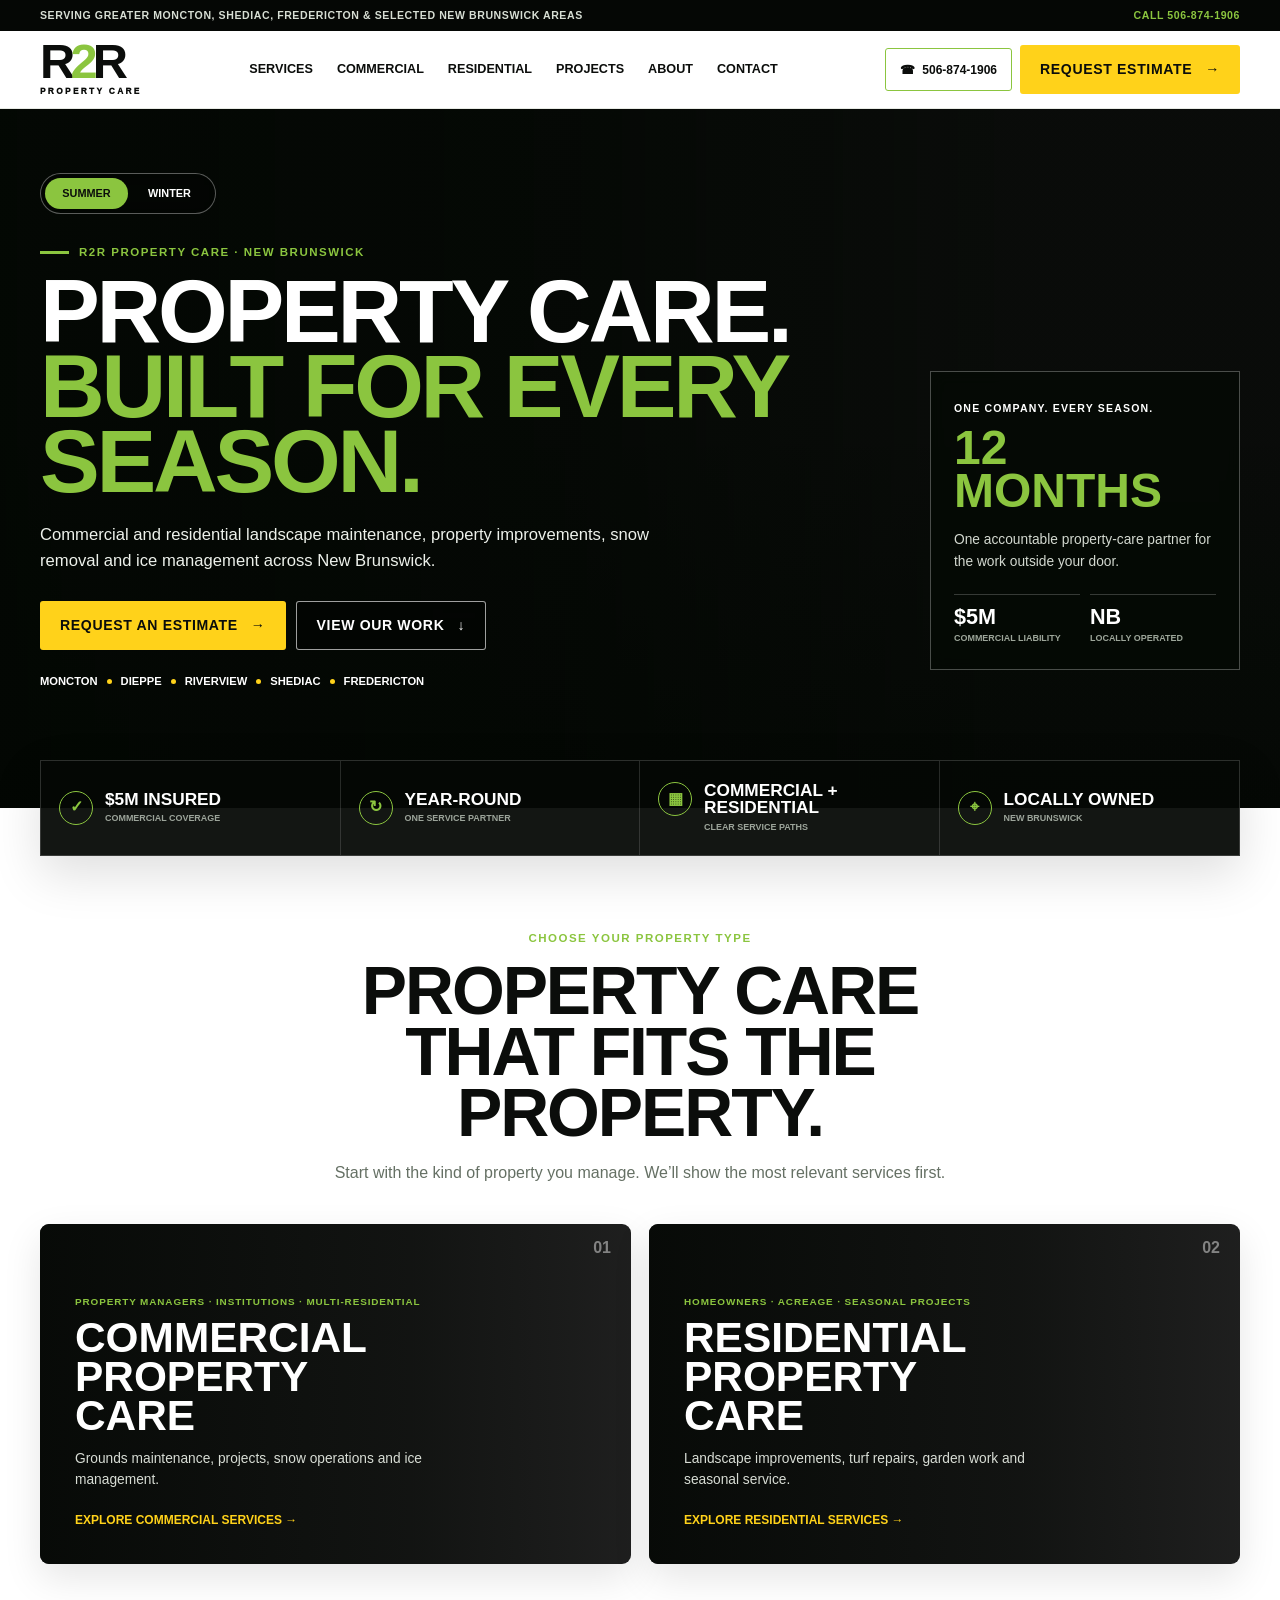
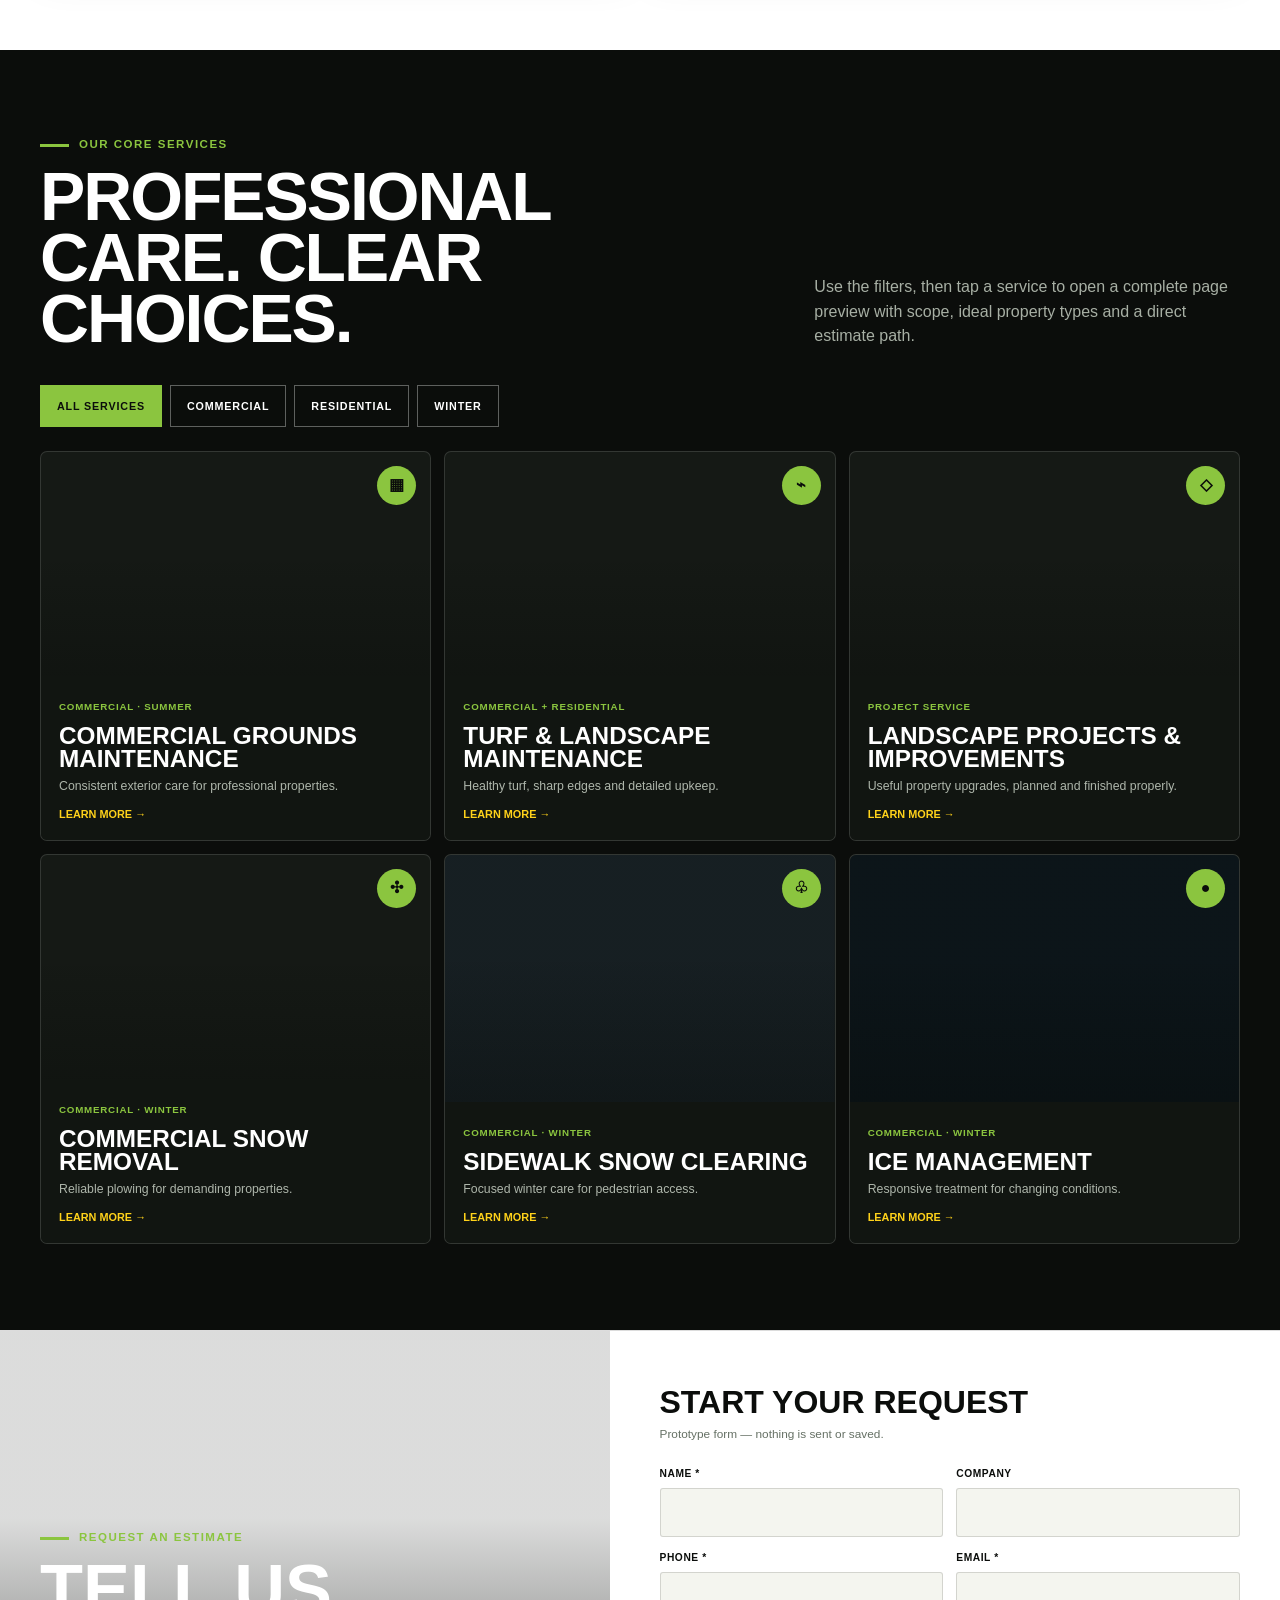
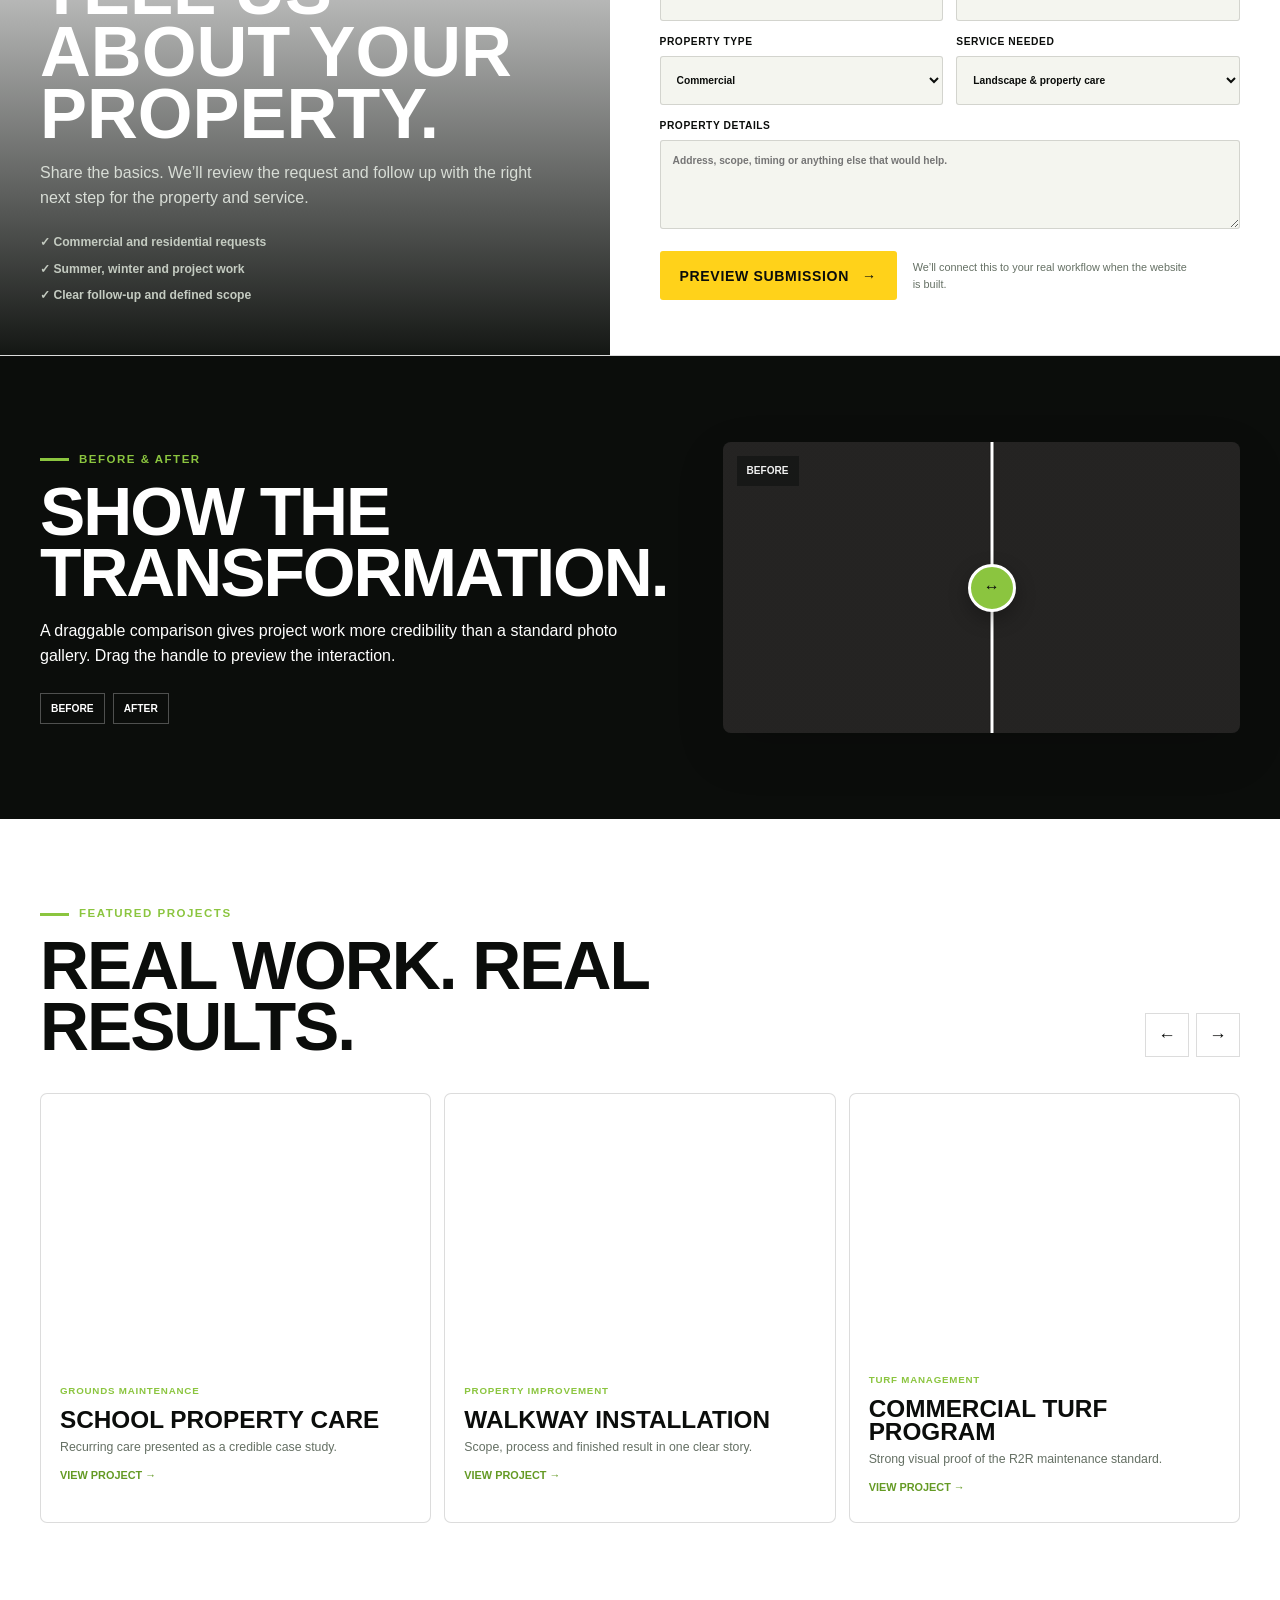
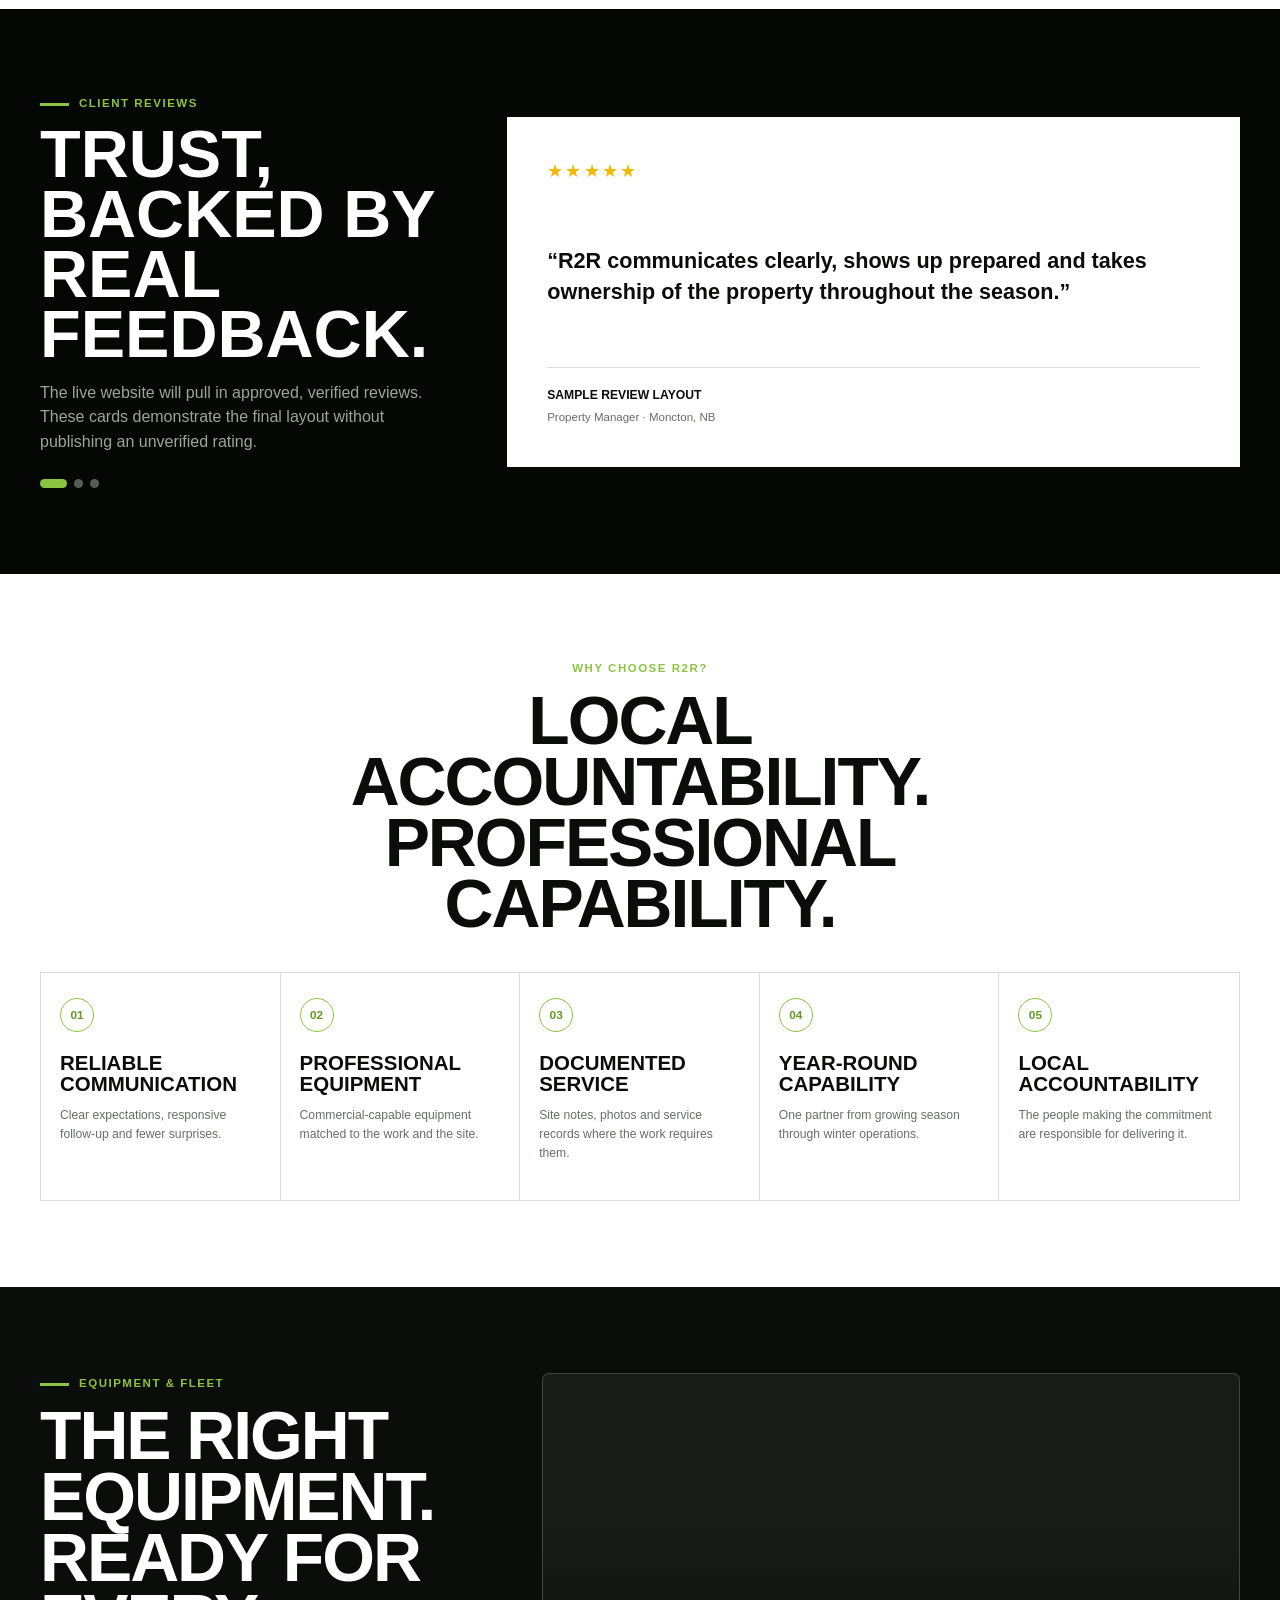
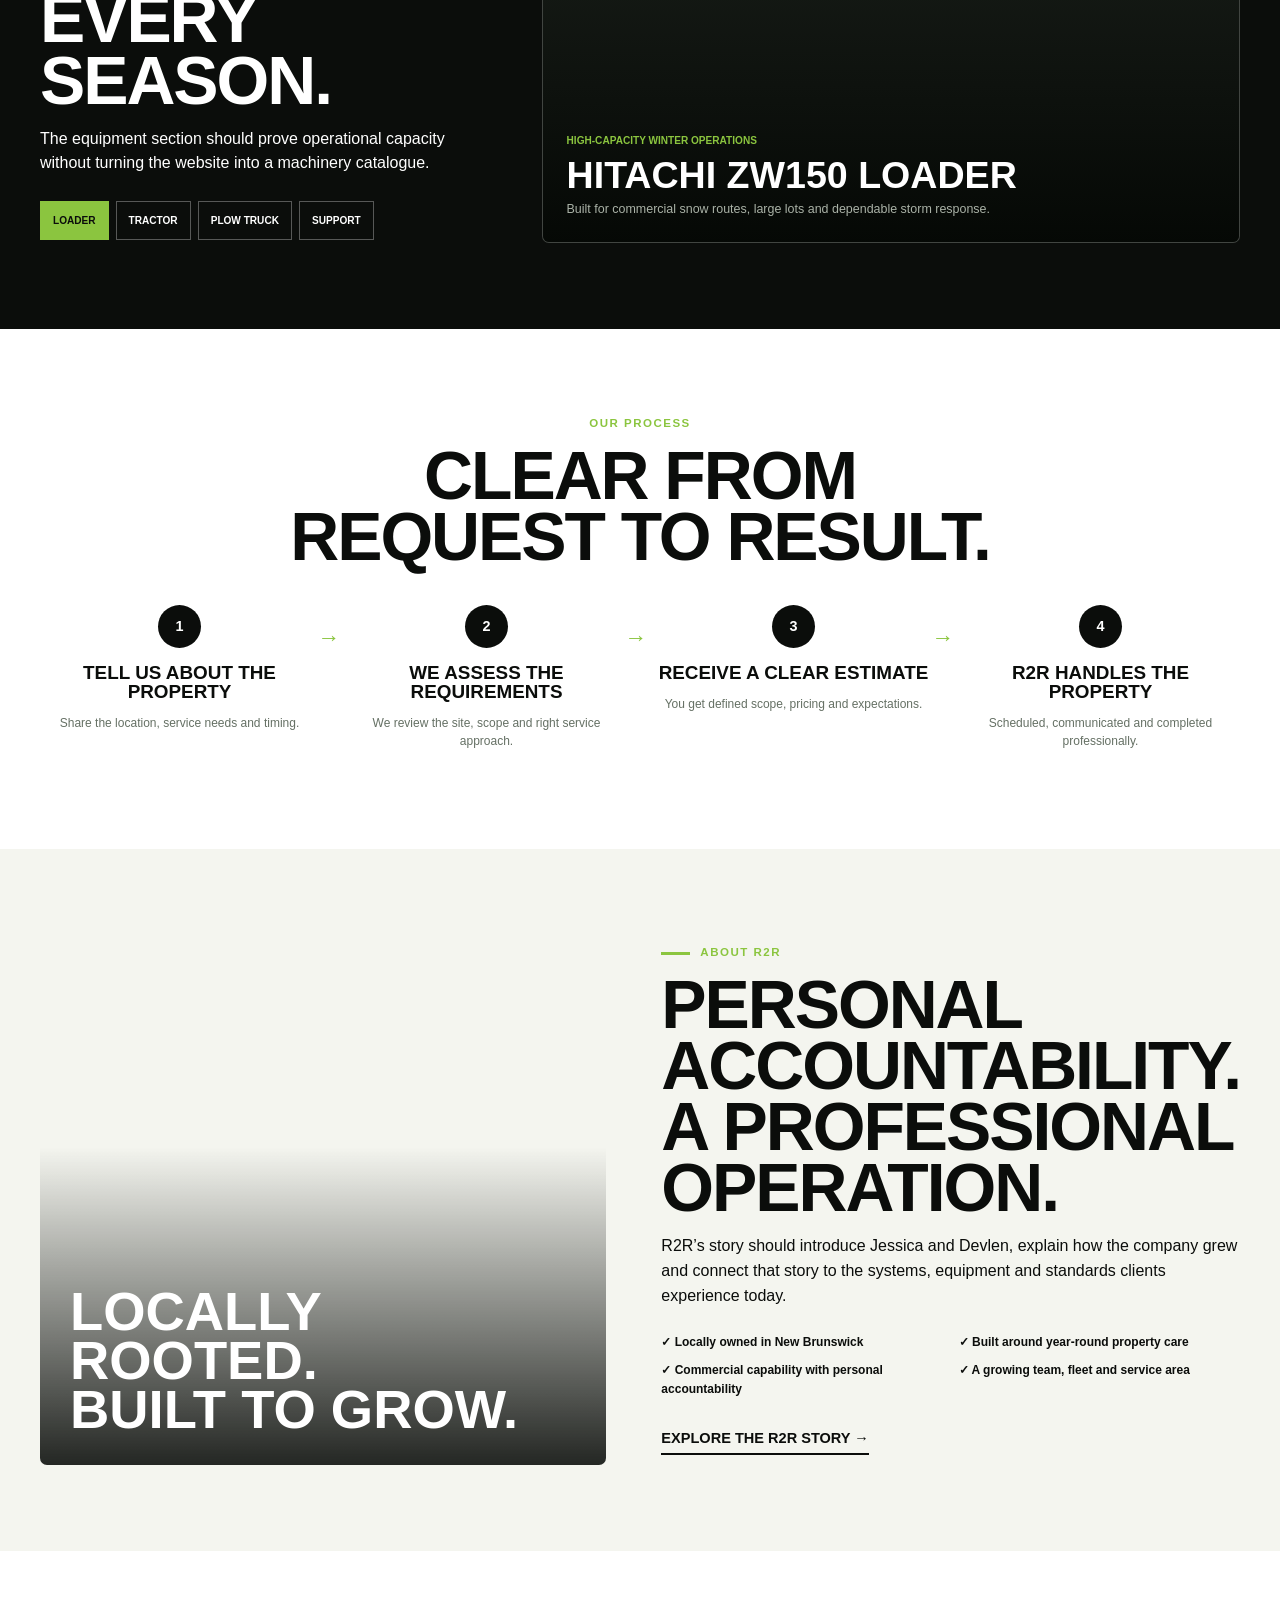
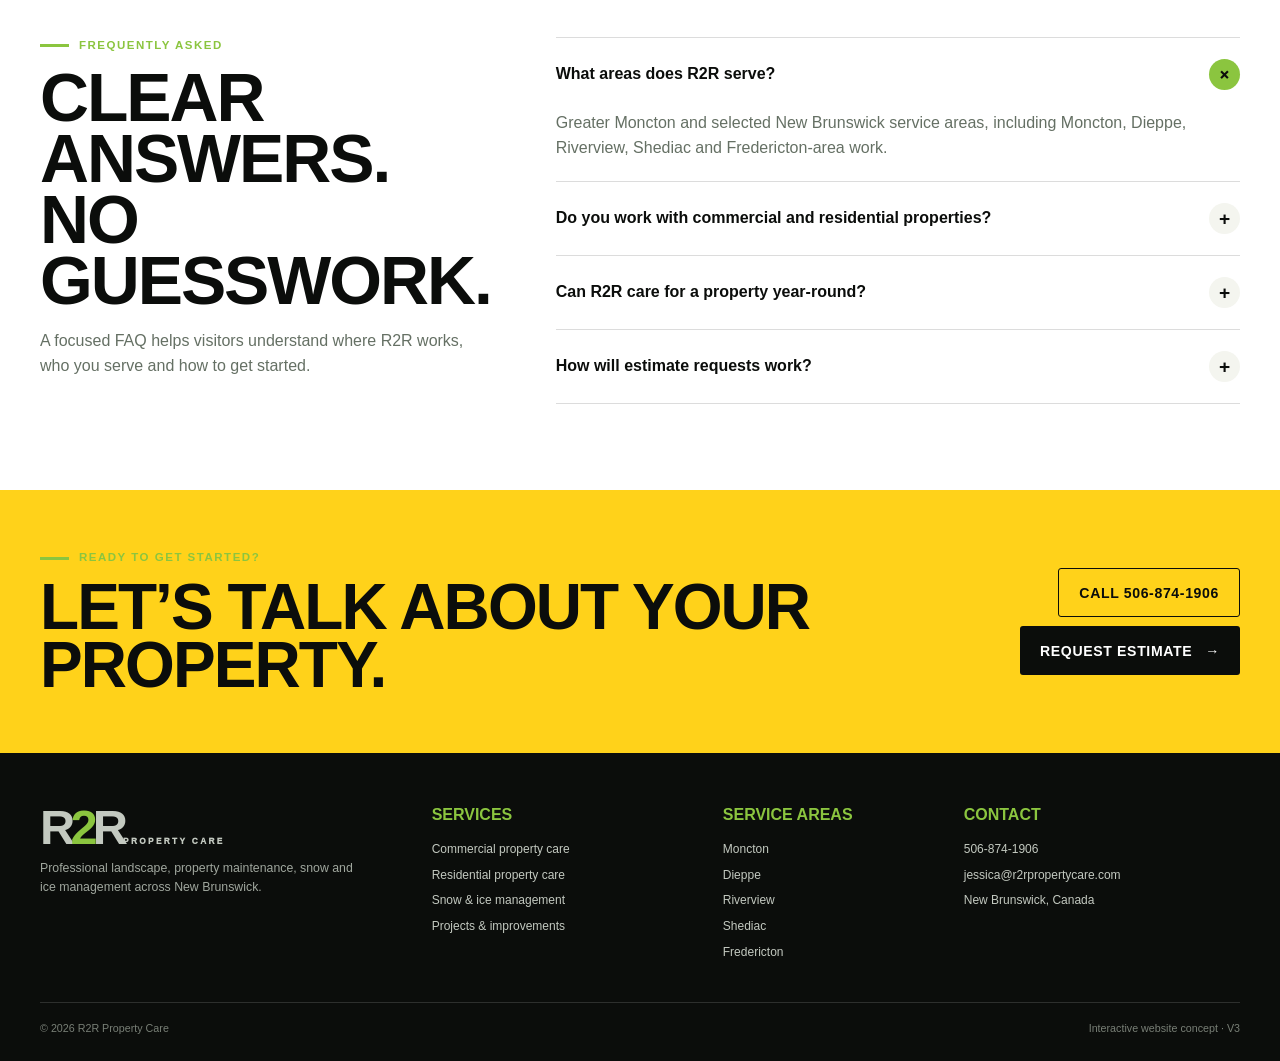
<file: r2r-v3/index.html>
<!doctype html>
<html lang="en">
<head>
  <meta charset="utf-8">
  <meta name="viewport" content="width=device-width,initial-scale=1,viewport-fit=cover">
  <meta name="theme-color" content="#0b0d0b">
  <meta name="robots" content="noindex,nofollow">
  <meta name="description" content="Interactive R2R Property Care public website concept.">
  <title>R2R Property Care — Interactive Website Concept V3</title>
  <link rel="stylesheet" href="styles-1.css">
  <link rel="stylesheet" href="styles-2.css">
  <link rel="stylesheet" href="styles-3.css">
</head>
<body>
  <div id="siteRoot"><div class="prototype-loading">Loading R2R interactive concept…</div></div>
  <script>
    (async()=>{
      const parts=['fragments/01-header-hero.html','fragments/02-services-estimate.html','fragments/03-projects-equipment.html','fragments/04-process-footer.html'];
      try{
        const html=(await Promise.all(parts.map(async path=>{const r=await fetch(path);if(!r.ok)throw new Error(path);return r.text()}))).join('');
        document.getElementById('siteRoot').outerHTML=html;
        const script=document.createElement('script');script.src='app.js';document.body.appendChild(script);
      }catch(error){document.getElementById('siteRoot').innerHTML='<div class="prototype-loading">The preview could not load. Refresh the page and try again.</div>';console.error(error)}
    })();
  </script>
</body>
</html>
</file>
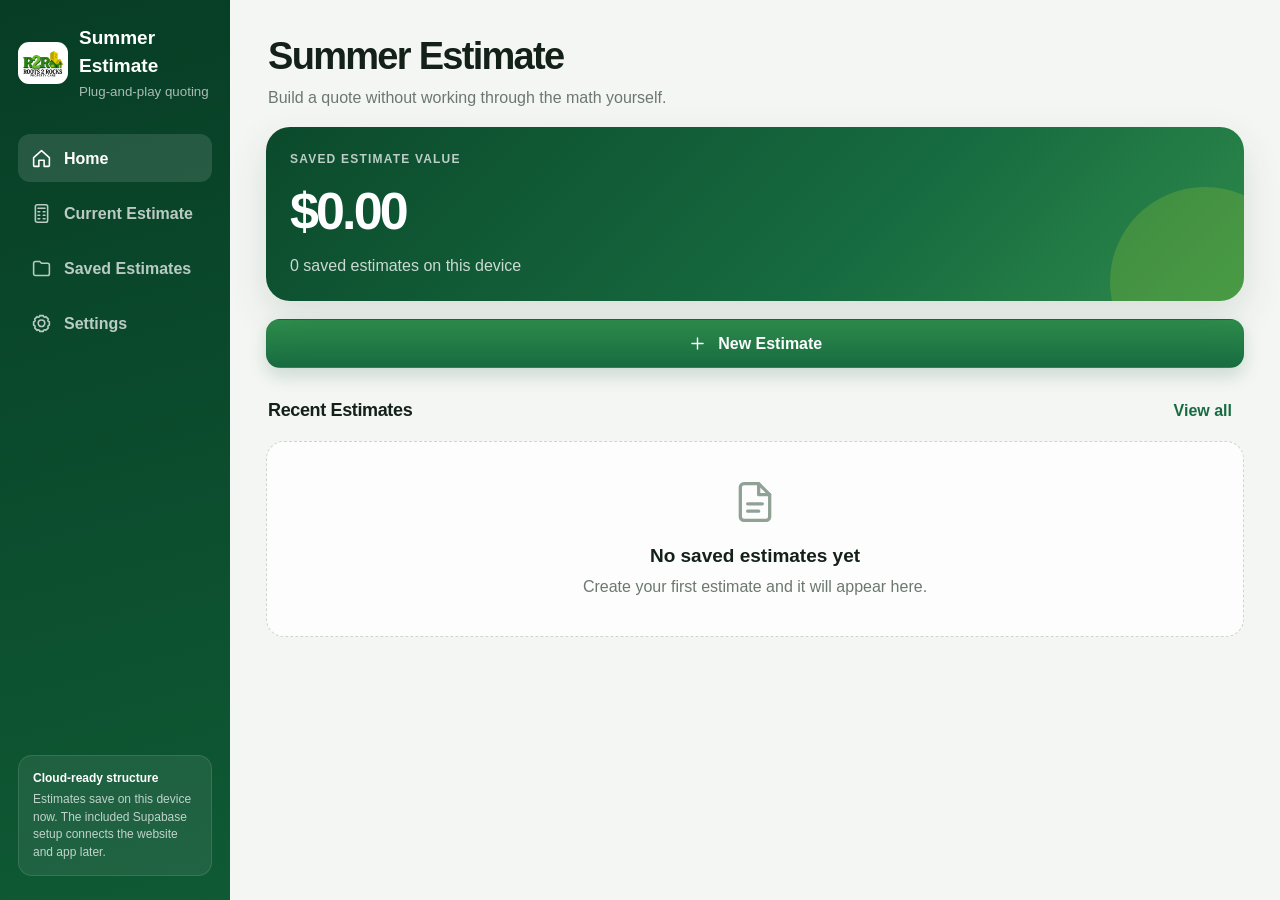
<file: demo.html>
<!doctype html>
<html lang="en"><head><meta charset="utf-8"><meta name="viewport" content="width=device-width, initial-scale=1, viewport-fit=cover"><meta name="theme-color" content="#0f5a35"><title>Summer Estimate Demo</title><style>:root {
  --forest-950: #073d25;
  --forest-900: #0b4a2c;
  --forest-800: #0f5a35;
  --forest-700: #176b40;
  --green-600: #2f8e4d;
  --green-500: #49a85f;
  --green-100: #e9f5eb;
  --lime: #dff12f;
  --ink: #142119;
  --muted: #6c786f;
  --soft: #f4f7f3;
  --paper: #ffffff;
  --line: #dde5de;
  --line-strong: #cbd7cd;
  --danger: #aa3c39;
  --warning: #8a6813;
  --shadow-sm: 0 5px 16px rgba(16, 56, 34, .07);
  --shadow-md: 0 16px 40px rgba(16, 56, 34, .12);
  --radius-sm: 12px;
  --radius: 18px;
  --radius-lg: 24px;
  --content-width: 760px;
  color-scheme: light;
}

* { box-sizing: border-box; }

html {
  min-height: 100%;
  background: #edf2ed;
  -webkit-text-size-adjust: 100%;
}

body {
  min-width: 320px;
  min-height: 100vh;
  margin: 0;
  overflow-x: hidden;
  color: var(--ink);
  background:
    radial-gradient(circle at 100% 0%, rgba(73, 168, 95, .14), transparent 27rem),
    linear-gradient(180deg, #edf2ed 0%, #f7f9f6 38%, #f4f6f2 100%);
  font-family: Inter, ui-sans-serif, -apple-system, BlinkMacSystemFont, "Segoe UI", sans-serif;
  font-size: 16px;
  line-height: 1.45;
}

button, input, select { font: inherit; }
button { cursor: pointer; }
button, input, select { -webkit-tap-highlight-color: transparent; }
button:focus-visible, input:focus-visible, select:focus-visible {
  outline: 3px solid rgba(73, 168, 95, .25);
  outline-offset: 2px;
}

.app-shell { min-height: 100vh; }

.desktop-sidebar { display: none; }

.mobile-header {
  position: sticky;
  top: 0;
  z-index: 50;
  display: grid;
  grid-template-columns: 44px minmax(0, 1fr) 44px;
  align-items: center;
  min-height: 68px;
  padding: max(10px, env(safe-area-inset-top)) 14px 10px;
  color: #fff;
  background: linear-gradient(135deg, var(--forest-900), var(--forest-700));
  box-shadow: 0 10px 24px rgba(5, 49, 28, .18);
}

.header-title { min-width: 0; text-align: center; }
.header-title strong {
  display: block;
  overflow: hidden;
  font-size: 19px;
  font-weight: 780;
  letter-spacing: -.02em;
  text-overflow: ellipsis;
  white-space: nowrap;
}
.header-title small {
  display: block;
  margin-top: 1px;
  color: rgba(255,255,255,.72);
  font-size: 11px;
  font-weight: 700;
  letter-spacing: .06em;
  text-transform: uppercase;
}

.icon-btn {
  display: inline-grid;
  width: 42px;
  height: 42px;
  padding: 0;
  place-items: center;
  color: inherit;
  background: transparent;
  border: 0;
  border-radius: 13px;
}
.icon-btn:active { background: rgba(255,255,255,.12); }
.icon-btn svg { width: 23px; height: 23px; }

.app-main {
  width: min(100%, var(--content-width));
  margin: 0 auto;
  padding: 18px 14px calc(180px + env(safe-area-inset-bottom));
}

.page-title { margin: 2px 2px 18px; }
.page-title h1 {
  margin: 0;
  font-size: clamp(27px, 7vw, 36px);
  line-height: 1.1;
  letter-spacing: -.045em;
}
.page-title p { margin: 8px 0 0; color: var(--muted); }

.hero-card {
  position: relative;
  overflow: hidden;
  margin-bottom: 18px;
  padding: 24px;
  color: #fff;
  background: linear-gradient(135deg, var(--forest-900) 0%, var(--forest-700) 62%, #2d8a4a 100%);
  border-radius: var(--radius-lg);
  box-shadow: var(--shadow-md);
}
.hero-card::after {
  position: absolute;
  right: -56px;
  bottom: -76px;
  width: 190px;
  height: 190px;
  content: "";
  background: rgba(223,241,47,.16);
  border-radius: 50%;
}
.hero-eyebrow {
  position: relative;
  z-index: 1;
  color: rgba(255,255,255,.72);
  font-size: 12px;
  font-weight: 800;
  letter-spacing: .1em;
  text-transform: uppercase;
}
.hero-total {
  position: relative;
  z-index: 1;
  margin: 6px 0 4px;
  font-size: clamp(36px, 10vw, 52px);
  font-weight: 850;
  letter-spacing: -.055em;
}
.hero-sub { position: relative; z-index: 1; color: rgba(255,255,255,.78); }

.primary-btn, .secondary-btn, .text-btn, .danger-btn {
  min-height: 48px;
  padding: 12px 17px;
  border-radius: 14px;
  font-weight: 780;
  transition: transform .15s ease, box-shadow .15s ease, background .15s ease;
}
.primary-btn:active, .secondary-btn:active, .text-btn:active, .danger-btn:active { transform: scale(.985); }
.primary-btn {
  color: white;
  background: linear-gradient(180deg, var(--green-600), var(--forest-700));
  border: 1px solid rgba(0,0,0,.03);
  box-shadow: 0 8px 18px rgba(15,90,53,.18);
}
.secondary-btn {
  color: var(--forest-800);
  background: #fff;
  border: 1px solid var(--line);
}
.text-btn {
  min-height: 40px;
  padding: 8px 10px;
  color: var(--forest-700);
  background: transparent;
  border: 0;
}
.danger-btn {
  color: var(--danger);
  background: #fff;
  border: 1px solid #e6c8c6;
}
.full-btn { width: 100%; }
.button-row { display: flex; gap: 10px; }
.button-row > * { flex: 1; }

.card {
  margin-bottom: 14px;
  background: rgba(255,255,255,.98);
  border: 1px solid var(--line);
  border-radius: var(--radius);
  box-shadow: var(--shadow-sm);
}
.card-pad { padding: 18px; }

.section-heading {
  display: flex;
  align-items: center;
  justify-content: space-between;
  gap: 12px;
  margin: 22px 2px 11px;
}
.section-heading h2 { margin: 0; font-size: 18px; letter-spacing: -.02em; }
.section-heading small { color: var(--muted); }

.search-wrap { position: relative; margin-bottom: 14px; }
.search-wrap svg {
  position: absolute;
  top: 50%;
  left: 15px;
  width: 20px;
  height: 20px;
  color: var(--muted);
  transform: translateY(-50%);
  pointer-events: none;
}
.search-wrap input { padding-left: 46px; }

input, select {
  width: 100%;
  min-height: 50px;
  padding: 12px 14px;
  color: var(--ink);
  background: #fbfcfa;
  border: 1.5px solid var(--line-strong);
  border-radius: 13px;
}
input[type="number"] { font-variant-numeric: tabular-nums; }
input::placeholder { color: #a0aaa2; }
input:focus, select:focus {
  background: #fff;
  border-color: var(--green-500);
  outline: 0;
  box-shadow: 0 0 0 4px rgba(73,168,95,.12);
}

.field { display: grid; gap: 7px; margin-bottom: 14px; }
.field:last-child { margin-bottom: 0; }
.field label {
  color: #526057;
  font-size: 12px;
  font-weight: 800;
  letter-spacing: .055em;
  text-transform: uppercase;
}
.field-help { margin-top: -5px; color: var(--muted); font-size: 12px; }
.field-grid { display: grid; gap: 12px; }
.field-grid.two { grid-template-columns: repeat(2, minmax(0, 1fr)); }

.estimate-list { display: grid; gap: 10px; }
.estimate-card {
  display: grid;
  grid-template-columns: 42px minmax(0, 1fr) auto;
  gap: 12px;
  align-items: center;
  padding: 14px;
  background: #fff;
  border: 1px solid var(--line);
  border-radius: 16px;
  box-shadow: 0 4px 12px rgba(16,56,34,.05);
}
.file-icon {
  display: grid;
  width: 42px;
  height: 42px;
  place-items: center;
  color: var(--forest-700);
  background: var(--green-100);
  border-radius: 12px;
}
.file-icon svg { width: 21px; height: 21px; }
.estimate-card h3 {
  overflow: hidden;
  margin: 0;
  font-size: 15px;
  letter-spacing: -.015em;
  text-overflow: ellipsis;
  white-space: nowrap;
}
.estimate-card p {
  overflow: hidden;
  margin: 3px 0 0;
  color: var(--muted);
  font-size: 12px;
  text-overflow: ellipsis;
  white-space: nowrap;
}
.estimate-amount { text-align: right; }
.estimate-amount strong { display: block; color: var(--forest-800); font-size: 15px; }
.estimate-amount small { color: var(--muted); font-size: 11px; }
.estimate-actions {
  grid-column: 2 / -1;
  display: flex;
  justify-content: flex-end;
  gap: 8px;
  padding-top: 2px;
}
.mini-btn {
  min-height: 36px;
  padding: 7px 11px;
  color: var(--forest-700);
  background: var(--soft);
  border: 1px solid var(--line);
  border-radius: 10px;
  font-size: 12px;
  font-weight: 750;
}
.mini-btn.delete { color: var(--danger); }

.project-card { padding: 18px; }
.project-card-top {
  display: flex;
  align-items: center;
  justify-content: space-between;
  gap: 12px;
  margin-bottom: 14px;
}
.project-card-top h2 { margin: 0; font-size: 17px; }
.project-name { margin: 0 0 6px; font-size: 21px; font-weight: 820; letter-spacing: -.03em; }
.project-address { margin: 0 0 14px; color: var(--muted); }
.meta-grid {
  display: grid;
  grid-template-columns: repeat(2, minmax(0, 1fr));
  gap: 12px;
  padding-top: 14px;
  border-top: 1px solid var(--line);
}
.meta-label { display: block; color: var(--muted); font-size: 11px; font-weight: 750; text-transform: uppercase; }
.meta-value { display: block; margin-top: 3px; font-size: 14px; font-weight: 750; }

.service-list { display: grid; gap: 9px; }
.service-row {
  display: grid;
  grid-template-columns: 38px minmax(0, 1fr) auto 18px;
  gap: 11px;
  align-items: center;
  width: 100%;
  min-height: 76px;
  padding: 12px 14px;
  color: inherit;
  text-align: left;
  background: #fff;
  border: 1px solid var(--line);
  border-radius: 16px;
  box-shadow: 0 4px 12px rgba(16,56,34,.05);
}
.service-number {
  display: grid;
  width: 36px;
  height: 36px;
  place-items: center;
  color: #fff;
  background: var(--green-600);
  border-radius: 50%;
  font-size: 14px;
  font-weight: 850;
}
.service-row:nth-child(2) .service-number { background: #4f95b9; }
.service-row:nth-child(3) .service-number { background: #8975bd; }
.service-row:nth-child(4) .service-number { background: #d28620; }
.service-row:nth-child(5) .service-number { background: #d45f67; }
.service-copy strong { display: block; font-size: 15px; }
.service-copy small { display: block; margin-top: 2px; color: var(--muted); font-size: 11px; }
.service-money { text-align: right; }
.service-money strong { display: block; color: var(--forest-800); font-size: 15px; }
.service-money small { display: block; margin-top: 3px; color: var(--muted); font-size: 10px; }
.chevron { color: #98a29a; }
.chevron svg { width: 18px; height: 18px; }

.section-total-card {
  display: flex;
  align-items: center;
  justify-content: space-between;
  gap: 12px;
  padding: 17px 18px;
  color: #fff;
  background: linear-gradient(135deg, var(--forest-800), var(--forest-700));
  border-radius: 18px;
  box-shadow: var(--shadow-sm);
}
.section-total-card span { color: rgba(255,255,255,.72); font-size: 12px; font-weight: 800; text-transform: uppercase; }
.section-total-card strong { font-size: 23px; letter-spacing: -.03em; }

.form-card { padding: 18px; }
.form-card + .form-card { margin-top: 12px; }
.form-card-title {
  display: flex;
  align-items: center;
  justify-content: space-between;
  gap: 12px;
  margin-bottom: 16px;
}
.form-card-title h2, .form-card-title h3 { margin: 0; font-size: 18px; }
.form-card-title p { margin: 3px 0 0; color: var(--muted); font-size: 12px; }

.toggle-row {
  display: flex;
  align-items: center;
  justify-content: space-between;
  gap: 16px;
  min-height: 52px;
}
.toggle-row + .toggle-row { border-top: 1px solid var(--line); }
.toggle-copy strong { display: block; }
.toggle-copy small { display: block; margin-top: 2px; color: var(--muted); font-size: 12px; }
.switch { position: relative; flex: 0 0 auto; width: 52px; height: 31px; }
.switch input { position: absolute; opacity: 0; pointer-events: none; }
.switch span {
  position: absolute;
  inset: 0;
  background: #d4dcd5;
  border-radius: 999px;
  box-shadow: inset 0 0 0 1px rgba(0,0,0,.05);
  transition: .18s ease;
}
.switch span::after {
  position: absolute;
  top: 3px;
  left: 3px;
  width: 25px;
  height: 25px;
  content: "";
  background: #fff;
  border-radius: 50%;
  box-shadow: 0 2px 6px rgba(0,0,0,.22);
  transition: .18s ease;
}
.switch input:checked + span { background: var(--green-600); }
.switch input:checked + span::after { transform: translateX(21px); }

.segmented {
  display: grid;
  grid-template-columns: repeat(2, minmax(0, 1fr));
  padding: 4px;
  background: var(--soft);
  border: 1px solid var(--line);
  border-radius: 14px;
}
.segmented button {
  min-height: 42px;
  color: var(--muted);
  background: transparent;
  border: 0;
  border-radius: 10px;
  font-weight: 750;
}
.segmented button.active { color: #fff; background: var(--forest-700); box-shadow: 0 5px 12px rgba(15,90,53,.16); }

.subservice {
  margin-top: 14px;
  padding: 15px;
  background: #f8faf7;
  border: 1px solid var(--line);
  border-radius: 15px;
}
.subservice.disabled { opacity: .55; }
.subservice-head {
  display: flex;
  align-items: center;
  justify-content: space-between;
  gap: 10px;
  margin-bottom: 13px;
}
.subservice-head strong { font-size: 15px; }
.subservice-charge { color: var(--forest-800); font-weight: 820; }

.application-list { display: grid; gap: 9px; }
.application-row {
  padding: 13px;
  background: #f8faf7;
  border: 1px solid var(--line);
  border-radius: 14px;
}
.application-top { display: flex; align-items: center; justify-content: space-between; gap: 10px; }
.application-bottom {
  display: grid;
  grid-template-columns: minmax(0, 1fr) minmax(105px, .7fr);
  gap: 10px;
  margin-top: 12px;
}
.application-bottom .field { margin: 0; }
.output-box {
  display: flex;
  min-height: 50px;
  align-items: center;
  justify-content: flex-end;
  padding: 12px 14px;
  color: var(--forest-800);
  background: #fff;
  border: 1.5px solid var(--line);
  border-radius: 13px;
  font-weight: 820;
  font-variant-numeric: tabular-nums;
}

.inline-summary {
  display: grid;
  gap: 8px;
  margin-top: 14px;
  padding-top: 14px;
  border-top: 1px solid var(--line);
}
.summary-line { display: flex; justify-content: space-between; gap: 15px; color: var(--muted); font-size: 13px; }
.summary-line strong { color: var(--ink); }
.summary-line.total { padding-top: 9px; color: var(--ink); border-top: 1px dashed var(--line-strong); font-size: 15px; }
.summary-line.total strong { color: var(--forest-800); font-size: 17px; }

.empty-state {
  padding: 38px 24px;
  text-align: center;
  background: rgba(255,255,255,.75);
  border: 1px dashed var(--line-strong);
  border-radius: var(--radius);
}
.empty-state svg { width: 44px; height: 44px; color: #90a196; }
.empty-state h2 { margin: 12px 0 5px; font-size: 19px; }
.empty-state p { margin: 0; color: var(--muted); }

.notice {
  padding: 14px 15px;
  color: var(--warning);
  background: #fff8dd;
  border: 1px solid #ead995;
  border-radius: 14px;
  font-size: 13px;
}
.sync-card {
  display: grid;
  grid-template-columns: 44px minmax(0, 1fr);
  gap: 13px;
  align-items: start;
  padding: 16px;
  background: #fff;
  border: 1px solid var(--line);
  border-radius: 16px;
}
.sync-icon { display: grid; width: 44px; height: 44px; place-items: center; color: var(--forest-700); background: var(--green-100); border-radius: 13px; }
.sync-card h3 { margin: 0; font-size: 16px; }
.sync-card p { margin: 4px 0 0; color: var(--muted); font-size: 13px; }

.bottom-nav {
  position: fixed;
  right: 0;
  bottom: 0;
  left: 0;
  z-index: 60;
  display: grid;
  grid-template-columns: repeat(4, 1fr);
  padding: 7px 8px max(7px, env(safe-area-inset-bottom));
  background: rgba(255,255,255,.96);
  border-top: 1px solid var(--line);
  box-shadow: 0 -9px 24px rgba(16,56,34,.08);
  backdrop-filter: blur(16px);
}
.nav-btn {
  display: grid;
  min-height: 55px;
  padding: 6px 4px;
  place-items: center;
  align-content: center;
  gap: 3px;
  color: #758078;
  background: transparent;
  border: 0;
  border-radius: 12px;
  font-size: 10px;
  font-weight: 750;
}
.nav-btn svg { width: 22px; height: 22px; }
.nav-btn.active { color: var(--forest-800); background: var(--green-100); }

.sticky-total {
  position: fixed;
  right: 12px;
  bottom: calc(75px + env(safe-area-inset-bottom));
  left: 12px;
  z-index: 55;
  display: grid;
  grid-template-columns: minmax(0, 1fr) auto;
  gap: 12px;
  align-items: center;
  width: min(calc(100% - 24px), calc(var(--content-width) - 24px));
  margin: 0 auto;
  padding: 13px 15px;
  color: white;
  background: linear-gradient(135deg, var(--forest-900), var(--forest-700));
  border: 1px solid rgba(255,255,255,.1);
  border-radius: 17px;
  box-shadow: 0 13px 28px rgba(5,49,28,.26);
}
.sticky-total span { display: block; color: rgba(255,255,255,.68); font-size: 10px; font-weight: 800; letter-spacing: .08em; text-transform: uppercase; }
.sticky-total strong { display: block; margin-top: 1px; font-size: 21px; letter-spacing: -.03em; }
.sticky-total button {
  min-height: 42px;
  padding: 9px 14px;
  color: var(--forest-950);
  background: var(--lime);
  border: 0;
  border-radius: 12px;
  font-weight: 850;
}

.toast {
  position: fixed;
  right: 16px;
  bottom: calc(92px + env(safe-area-inset-bottom));
  left: 16px;
  z-index: 100;
  max-width: 480px;
  margin: auto;
  padding: 13px 16px;
  color: white;
  text-align: center;
  background: rgba(20,33,25,.96);
  border-radius: 13px;
  box-shadow: 0 12px 28px rgba(0,0,0,.2);
  opacity: 0;
  transform: translateY(16px);
  pointer-events: none;
  transition: .2s ease;
}
.toast.show { opacity: 1; transform: translateY(0); }

.sr-only {
  position: absolute;
  width: 1px;
  height: 1px;
  padding: 0;
  margin: -1px;
  overflow: hidden;
  clip: rect(0,0,0,0);
  white-space: nowrap;
  border: 0;
}

@media (max-width: 480px) {
  .field-grid.two { grid-template-columns: 1fr; }
  .application-bottom { grid-template-columns: 1fr 1fr; }
  .button-row.stack-small { display: grid; }
}

@media (min-width: 900px) {
  body { background: #f4f6f3; }
  .app-content { min-width: 0; }
  .sticky-total { display: none; }
  .app-shell { display: grid; grid-template-columns: 230px minmax(0, 1fr); }
  .desktop-sidebar {
    position: sticky;
    top: 0;
    display: flex;
    min-height: 100vh;
    height: 100vh;
    flex-direction: column;
    padding: 24px 18px;
    color: white;
    background: linear-gradient(165deg, var(--forest-950), var(--forest-800));
  }
  .desktop-brand { display: flex; align-items: center; gap: 11px; margin-bottom: 32px; }
  .desktop-brand img { width: 50px; height: 42px; object-fit: contain; padding: 4px; background: #fff; border-radius: 11px; }
  .desktop-brand strong { display: block; font-size: 19px; }
  .desktop-brand small { color: rgba(255,255,255,.65); }
  .desktop-nav { display: grid; gap: 7px; }
  .desktop-nav button {
    display: flex;
    min-height: 48px;
    align-items: center;
    gap: 12px;
    padding: 11px 13px;
    color: rgba(255,255,255,.72);
    background: transparent;
    border: 0;
    border-radius: 12px;
    font-weight: 720;
    text-align: left;
  }
  .desktop-nav button.active { color: white; background: rgba(255,255,255,.12); }
  .desktop-nav svg { width: 21px; height: 21px; }
  .desktop-sync { margin-top: auto; padding: 14px; color: rgba(255,255,255,.72); background: rgba(255,255,255,.07); border: 1px solid rgba(255,255,255,.11); border-radius: 14px; font-size: 12px; }
  .desktop-sync strong { display: block; color: #fff; margin-bottom: 4px; }
  .mobile-header, .bottom-nav { display: none; }
  .app-main {
    width: min(100%, 1080px);
    min-height: 100vh;
    padding: 34px 36px 80px;
  }
  .app-main.wide { width: min(100%, 1200px); }
  .sticky-total {
    position: sticky;
    right: auto;
    bottom: 18px;
    left: auto;
    width: 100%;
    margin-top: 18px;
  }
  .desktop-editor-grid {
    display: grid;
    grid-template-columns: minmax(0, 1fr) 320px;
    gap: 18px;
    align-items: start;
  }
  .desktop-summary { position: sticky; top: 24px; }
  .estimate-actions { grid-column: auto; }
  .estimate-card { grid-template-columns: 42px minmax(0,1fr) auto auto; }
  .page-title h1 { font-size: 38px; }
}

@media print {
  .desktop-sidebar, .mobile-header, .bottom-nav, .sticky-total, .no-print, .estimate-actions { display: none !important; }
  body { background: #fff; }
  .app-shell { display: block; }
  .app-main { width: 100%; max-width: none; padding: 0; }
  .card, .service-row { box-shadow: none; break-inside: avoid; }
}
.primary-btn svg, .secondary-btn svg, .text-btn svg, .danger-btn svg {
  width: 19px;
  height: 19px;
  margin-right: 7px;
  vertical-align: -4px;
}
</style></head>
<body><div id="app" class="app-shell" aria-live="polite"></div><div id="toast" class="toast" role="status" aria-live="polite"></div><script>const CREW_RATES = Object.freeze({ one: 75, two: 120 });

function numberValue(value) {
  const parsed = Number.parseFloat(value);
  return Number.isFinite(parsed) ? parsed : 0;
}

function defaultEstimate(overrides = {}) {
  const year = new Date().getFullYear() + 1;
  return {
    id: null,
    estimateNumber: '',
    estimateName: '',
    siteAddress: '',
    squareFootage: '',
    season: `Summer ${year}`,
    preparedBy: '',

    crewType: 'two',
    crewRate: 120,
    weeklyEnabled: false,
    weeklyTime: '',
    weeklyVisits: 22,
    gardensEnabled: false,
    gardensTime: '',
    gardensVisits: 10,
    clippingsEnabled: false,
    clippingsFee: 50,

    fertSpringEnabled: false,
    fertSummerEnabled: false,
    fertFallEnabled: false,
    fertSpringRate: 0.012,
    fertSummerRate: 0.012,
    fertFallRate: 0.012,
    limeSpringEnabled: false,
    limeSummerEnabled: false,
    limeFallEnabled: false,
    limeSpringRate: 0.015,
    limeSummerRate: 0.015,
    limeFallRate: 0.015,
    fertLabourTime: '',
    fertLabourRate: 75,

    springCleanupEnabled: false,
    springCleanupTime: '',
    springCleanupRate: 180,
    springDisposalEnabled: true,
    springDisposalFee: 50,
    fallCleanupEnabled: false,
    fallCleanupTime: '',
    fallCleanupRate: 180,
    fallDisposalEnabled: true,
    fallDisposalFee: 50,

    mulchEnabled: false,
    mulchYards: '',
    mulchRate: 83.75,
    springAerationEnabled: false,
    springAerationRate: 0.02,
    springAerationDeliveryEnabled: true,
    springAerationDeliveryFee: 75,
    fallAerationEnabled: false,
    fallAerationRate: 0.02,
    fallAerationDeliveryEnabled: true,
    fallAerationDeliveryFee: 75,

    litterEnabled: false,
    litterTime: '',
    litterVisits: '',
    litterRate: 75,
    litterDisposalFee: 50,

    createdAt: null,
    updatedAt: null,
    ...overrides,
  };
}

function calculateEstimate(values) {
  const v = values || {};
  const n = (key) => numberValue(v[key]);
  const c = (key) => Boolean(v[key]);
  const sqft = n('squareFootage');
  const crewRate = n('crewRate');

  const weeklyHours = c('weeklyEnabled') ? n('weeklyTime') * n('weeklyVisits') : 0;
  const weeklyCharge = weeklyHours * crewRate;
  const gardensHours = c('gardensEnabled') ? n('gardensTime') * n('gardensVisits') : 0;
  const gardensCharge = gardensHours * crewRate;
  const clippingsCharge = c('clippingsEnabled') ? n('clippingsFee') : 0;
  const lawnTotal = weeklyCharge + gardensCharge + clippingsCharge;

  const applicationRows = [
    ['fertSpringEnabled', 'fertSpringRate', 'Fertilizer · Spring'],
    ['fertSummerEnabled', 'fertSummerRate', 'Fertilizer · Summer'],
    ['fertFallEnabled', 'fertFallRate', 'Fertilizer · Fall'],
    ['limeSpringEnabled', 'limeSpringRate', 'Lime · Spring'],
    ['limeSummerEnabled', 'limeSummerRate', 'Lime · Summer'],
    ['limeFallEnabled', 'limeFallRate', 'Lime · Fall'],
  ];
  const applicationCharges = applicationRows.map(([enabledKey, rateKey, label]) => ({
    enabled: c(enabledKey),
    label,
    charge: c(enabledKey) ? sqft * n(rateKey) : 0,
  }));
  const applicationCount = applicationCharges.filter((item) => item.enabled).length;
  const fertLabourCharge = n('fertLabourTime') * applicationCount * n('fertLabourRate');
  const fertilizerMaterialTotal = applicationCharges.reduce((sum, item) => sum + item.charge, 0);
  const fertTotal = fertilizerMaterialTotal + fertLabourCharge;

  const springCleanupCharge = c('springCleanupEnabled')
    ? n('springCleanupTime') * n('springCleanupRate') + (c('springDisposalEnabled') ? n('springDisposalFee') : 0)
    : 0;
  const fallCleanupCharge = c('fallCleanupEnabled')
    ? n('fallCleanupTime') * n('fallCleanupRate') + (c('fallDisposalEnabled') ? n('fallDisposalFee') : 0)
    : 0;
  const cleanupTotal = springCleanupCharge + fallCleanupCharge;

  const mulchCharge = c('mulchEnabled') ? n('mulchYards') * n('mulchRate') : 0;
  const springAerationCharge = c('springAerationEnabled')
    ? sqft * n('springAerationRate') + (c('springAerationDeliveryEnabled') ? n('springAerationDeliveryFee') : 0)
    : 0;
  const fallAerationCharge = c('fallAerationEnabled')
    ? sqft * n('fallAerationRate') + (c('fallAerationDeliveryEnabled') ? n('fallAerationDeliveryFee') : 0)
    : 0;
  const maintenanceTotal = mulchCharge + springAerationCharge + fallAerationCharge;

  const litterCharge = c('litterEnabled')
    ? (n('litterTime') * n('litterRate') + n('litterDisposalFee')) * n('litterVisits')
    : 0;

  const grandTotal = lawnTotal + fertTotal + cleanupTotal + maintenanceTotal + litterCharge;

  return {
    sqft,
    crewRate,
    weeklyHours,
    weeklyCharge,
    gardensHours,
    gardensCharge,
    clippingsCharge,
    lawnTotal,
    applicationCharges,
    applicationCount,
    fertilizerMaterialTotal,
    fertLabourCharge,
    fertTotal,
    springCleanupCharge,
    fallCleanupCharge,
    cleanupTotal,
    mulchCharge,
    springAerationCharge,
    fallAerationCharge,
    maintenanceTotal,
    litterCharge,
    grandTotal,
  };
}

function sectionSummaries(values) {
  const totals = calculateEstimate(values);
  return [
    {
      id: 'lawn',
      number: 1,
      title: 'Lawn Maintenance',
      total: totals.lawnTotal,
      enabledCount: ['weeklyEnabled', 'gardensEnabled', 'clippingsEnabled'].filter((key) => values[key]).length,
      description: 'Mowing, garden visits and clipping disposal',
    },
    {
      id: 'fertilizer',
      number: 2,
      title: 'Fertilization & Lime',
      total: totals.fertTotal,
      enabledCount: totals.applicationCount,
      description: 'Seasonal applications and application labour',
    },
    {
      id: 'cleanup',
      number: 3,
      title: 'Spring / Fall Clean Up',
      total: totals.cleanupTotal,
      enabledCount: ['springCleanupEnabled', 'fallCleanupEnabled'].filter((key) => values[key]).length,
      description: 'Cleanup time, crew rates and disposal',
    },
    {
      id: 'maintenance',
      number: 4,
      title: 'Mulch & Aeration',
      total: totals.maintenanceTotal,
      enabledCount: ['mulchEnabled', 'springAerationEnabled', 'fallAerationEnabled'].filter((key) => values[key]).length,
      description: 'Mulch quantities and seasonal aeration',
    },
    {
      id: 'litter',
      number: 5,
      title: 'Litter Pickup',
      total: totals.litterCharge,
      enabledCount: values.litterEnabled ? 1 : 0,
      description: 'Visit time, frequency and disposal',
    },
  ];
}

function formatMoney(value) {
  return new Intl.NumberFormat('en-CA', {
    style: 'currency',
    currency: 'CAD',
    minimumFractionDigits: 2,
    maximumFractionDigits: 2,
  }).format(Number.isFinite(Number(value)) ? Number(value) : 0);
}

function formatNumber(value, decimals = 0) {
  return Number(value || 0).toLocaleString('en-CA', {
    minimumFractionDigits: decimals,
    maximumFractionDigits: decimals,
  });
}

const ESTIMATES_KEY = 'summer-estimate-app-estimates-v2';
const DRAFT_KEY = 'summer-estimate-app-draft-v2';
const PREFS_KEY = 'summer-estimate-app-preferences-v2';

function parseJson(value, fallback) {
  try {
    const parsed = JSON.parse(value);
    return parsed ?? fallback;
  } catch {
    return fallback;
  }
}

const localStore = {
  listEstimates() {
    const items = parseJson(localStorage.getItem(ESTIMATES_KEY), []);
    return Array.isArray(items) ? items : [];
  },

  saveEstimates(items) {
    localStorage.setItem(ESTIMATES_KEY, JSON.stringify(items));
  },

  getDraft() {
    return parseJson(localStorage.getItem(DRAFT_KEY), null);
  },

  saveDraft(draft) {
    localStorage.setItem(DRAFT_KEY, JSON.stringify(draft));
  },

  clearDraft() {
    localStorage.removeItem(DRAFT_KEY);
  },

  getPreferences() {
    return parseJson(localStorage.getItem(PREFS_KEY), {});
  },

  savePreferences(preferences) {
    localStorage.setItem(PREFS_KEY, JSON.stringify(preferences));
  },
};

function makeId() {
  return globalThis.crypto?.randomUUID?.() || `${Date.now()}-${Math.random().toString(16).slice(2)}`;
}

const RATE_KEYS = [
  'fertSpringRate', 'fertSummerRate', 'fertFallRate',
  'limeSpringRate', 'limeSummerRate', 'limeFallRate',
  'fertLabourRate', 'springCleanupRate', 'fallCleanupRate',
  'mulchRate', 'springAerationRate', 'fallAerationRate',
  'litterRate', 'clippingsFee', 'springDisposalFee', 'fallDisposalFee',
  'springAerationDeliveryFee', 'fallAerationDeliveryFee', 'litterDisposalFee',
];

const app = document.getElementById('app');
const toast = document.getElementById('toast');
let toastTimer = null;

const state = {
  route: 'home',
  activeSection: null,
  savedSearch: '',
  current: restoreDraft(),
  lastSavedSnapshot: '',
};

function restoreDraft() {
  const draft = localStore.getDraft();
  if (draft && typeof draft === 'object') return defaultEstimate(draft);
  return newEstimateFromPreferences();
}

function newEstimateFromPreferences() {
  const prefs = localStore.getPreferences();
  return defaultEstimate({
    ...prefs,
    crewType: 'two',
    crewRate: Number(prefs.twoPersonRate ?? CREW_RATES.two),
  });
}

function clone(value) {
  return JSON.parse(JSON.stringify(value));
}

function safeText(value) {
  return String(value ?? '').replace(/[&<>'"]/g, (char) => ({
    '&': '&amp;', '<': '&lt;', '>': '&gt;', "'": '&#39;', '"': '&quot;',
  }[char]));
}

function showToast(message) {
  toast.textContent = message;
  toast.classList.add('show');
  clearTimeout(toastTimer);
  toastTimer = setTimeout(() => toast.classList.remove('show'), 2500);
}

function icon(name) {
  const icons = {
    home: '<path d="m3 11 9-8 9 8v9a1 1 0 0 1-1 1h-5v-7H9v7H4a1 1 0 0 1-1-1z"/>',
    calculator: '<rect x="5" y="2" width="14" height="20" rx="2"/><path d="M8 6h8M8 10h2m4 0h2M8 14h2m4 0h2M8 18h2m4 0h2"/>',
    folder: '<path d="M3 6a2 2 0 0 1 2-2h5l2 2h7a2 2 0 0 1 2 2v10a2 2 0 0 1-2 2H5a2 2 0 0 1-2-2z"/>',
    settings: '<path d="M12 15.5A3.5 3.5 0 1 0 12 8a3.5 3.5 0 0 0 0 7.5Z"/><path d="M19.4 15a1.7 1.7 0 0 0 .34 1.88l.06.06-2.83 2.83-.06-.06a1.7 1.7 0 0 0-1.88-.34 1.7 1.7 0 0 0-1.03 1.55V21h-4v-.08A1.7 1.7 0 0 0 8.97 19.4a1.7 1.7 0 0 0-1.88.34l-.06.06-2.83-2.83.06-.06A1.7 1.7 0 0 0 4.6 15a1.7 1.7 0 0 0-1.52-1H3v-4h.08A1.7 1.7 0 0 0 4.6 8.97a1.7 1.7 0 0 0-.34-1.88l-.06-.06L7.03 4.2l.06.06a1.7 1.7 0 0 0 1.88.34A1.7 1.7 0 0 0 10 3.08V3h4v.08a1.7 1.7 0 0 0 1.03 1.52 1.7 1.7 0 0 0 1.88-.34l.06-.06 2.83 2.83-.06.06a1.7 1.7 0 0 0-.34 1.88A1.7 1.7 0 0 0 20.92 10H21v4h-.08A1.7 1.7 0 0 0 19.4 15Z"/>',
    back: '<path d="m15 18-6-6 6-6"/>',
    save: '<path d="M19 21H5a2 2 0 0 1-2-2V5a2 2 0 0 1 2-2h11l5 5v11a2 2 0 0 1-2 2Z"/><path d="M17 21v-8H7v8M7 3v5h8"/>',
    plus: '<path d="M12 5v14M5 12h14"/>',
    file: '<path d="M14 2H6a2 2 0 0 0-2 2v16a2 2 0 0 0 2 2h12a2 2 0 0 0 2-2V8z"/><path d="M14 2v6h6M8 13h8M8 17h6"/>',
    search: '<circle cx="11" cy="11" r="7"/><path d="m20 20-4-4"/>',
    chevron: '<path d="m9 18 6-6-6-6"/>',
    edit: '<path d="M12 20h9"/><path d="M16.5 3.5a2.1 2.1 0 0 1 3 3L8 18l-4 1 1-4z"/>',
    print: '<path d="M6 9V2h12v7M6 18H4a2 2 0 0 1-2-2v-5a2 2 0 0 1 2-2h16a2 2 0 0 1 2 2v5a2 2 0 0 1-2 2h-2"/><rect x="6" y="14" width="12" height="8"/>',
    copy: '<rect x="9" y="9" width="13" height="13" rx="2"/><path d="M5 15H4a2 2 0 0 1-2-2V4a2 2 0 0 1 2-2h9a2 2 0 0 1 2 2v1"/>',
    cloud: '<path d="M17.5 19H6a4 4 0 0 1-.5-7.97A6 6 0 0 1 17 8.5h.5a5.25 5.25 0 0 1 0 10.5Z"/>',
    menu: '<path d="M4 6h16M4 12h16M4 18h16"/>',
    trash: '<path d="M3 6h18M8 6V4h8v2m3 0-1 16H6L5 6m4 4v8m6-8v8"/>',
    more: '<circle cx="5" cy="12" r="1"/><circle cx="12" cy="12" r="1"/><circle cx="19" cy="12" r="1"/>',
    info: '<circle cx="12" cy="12" r="10"/><path d="M12 16v-4M12 8h.01"/>',
  };
  return `<svg viewBox="0 0 24 24" fill="none" stroke="currentColor" stroke-width="1.8" stroke-linecap="round" stroke-linejoin="round" aria-hidden="true">${icons[name] || icons.info}</svg>`;
}

function currentTitle() {
  if (state.route === 'section') {
    return sectionSummaries(state.current).find((item) => item.id === state.activeSection)?.title || 'Estimate';
  }
  if (state.route === 'project') return 'Project Information';
  if (state.route === 'estimate') return 'Summer Estimate';
  if (state.route === 'saved') return 'Saved Estimates';
  if (state.route === 'settings') return 'Settings';
  return 'Summer Estimate';
}

function headerSubtitle() {
  if (['estimate', 'section', 'project'].includes(state.route)) {
    return state.current.estimateNumber || 'Current estimate';
  }
  return state.route === 'home' ? 'Quote smarter' : '';
}

function render() {
  const showBack = ['section', 'project'].includes(state.route);
  const canSave = ['estimate', 'section', 'project'].includes(state.route);
  app.innerHTML = `
    ${renderDesktopSidebar()}
    <div class="app-content">
      <header class="mobile-header">
        <button class="icon-btn" data-action="${showBack ? 'back-to-estimate' : 'new-estimate'}" aria-label="${showBack ? 'Back to estimate' : 'New estimate'}">
          ${icon(showBack ? 'back' : 'plus')}
        </button>
        <div class="header-title">
          <strong>${safeText(currentTitle())}</strong>
          <small>${safeText(headerSubtitle())}</small>
        </div>
        <button class="icon-btn" data-action="${canSave ? 'save' : 'go-saved'}" aria-label="${canSave ? 'Save estimate' : 'Saved estimates'}">
          ${icon(canSave ? 'save' : 'folder')}
        </button>
      </header>
      <main class="app-main ${state.route === 'estimate' ? 'wide' : ''}">
        ${renderRoute()}
      </main>
      ${renderBottomNav()}
      ${['estimate', 'section', 'project'].includes(state.route) ? renderStickyTotal() : ''}
    </div>
  `;
  refreshVisibleTotals();
}

function renderDesktopSidebar() {
  const routes = [
    ['home', 'home', 'Home'],
    ['estimate', 'calculator', 'Current Estimate'],
    ['saved', 'folder', 'Saved Estimates'],
    ['settings', 'settings', 'Settings'],
  ];
  return `
    <aside class="desktop-sidebar">
      <div class="desktop-brand">
        <img src="./assets/southeastern-logo.png" alt="" />
        <div><strong>Summer Estimate</strong><small>Plug-and-play quoting</small></div>
      </div>
      <nav class="desktop-nav">
        ${routes.map(([route, iconName, label]) => `
          <button class="${state.route === route || (route === 'estimate' && ['section', 'project'].includes(state.route)) ? 'active' : ''}" data-route="${route}">
            ${icon(iconName)} <span>${label}</span>
          </button>`).join('')}
      </nav>
      <div class="desktop-sync">
        <strong>Cloud-ready structure</strong>
        Estimates save on this device now. The included Supabase setup connects the website and app later.
      </div>
    </aside>`;
}

function renderBottomNav() {
  const items = [
    ['home', 'home', 'Home'],
    ['estimate', 'calculator', 'Estimate'],
    ['saved', 'folder', 'Saved'],
    ['settings', 'settings', 'Settings'],
  ];
  return `<nav class="bottom-nav" aria-label="Main navigation">
    ${items.map(([route, iconName, label]) => {
      const active = state.route === route || (route === 'estimate' && ['section', 'project'].includes(state.route));
      return `<button class="nav-btn ${active ? 'active' : ''}" data-route="${route}">${icon(iconName)}<span>${label}</span></button>`;
    }).join('')}
  </nav>`;
}

function renderRoute() {
  if (state.route === 'home') return renderHome();
  if (state.route === 'saved') return renderSaved();
  if (state.route === 'settings') return renderSettings();
  if (state.route === 'project') return renderProjectForm();
  if (state.route === 'section') return renderSection();
  return renderEstimateOverview();
}

function savedEstimates() {
  return localStore.listEstimates().slice().sort((a, b) => new Date(b.updatedAt || 0) - new Date(a.updatedAt || 0));
}

function renderHome() {
  const items = savedEstimates();
  const savedTotal = items.reduce((sum, item) => sum + Number(item.total || 0), 0);
  return `
    <section class="page-title"><h1>Summer Estimate</h1><p>Build a quote without working through the math yourself.</p></section>
    <section class="hero-card">
      <div class="hero-eyebrow">Saved estimate value</div>
      <div class="hero-total">${formatMoney(savedTotal)}</div>
      <div class="hero-sub">${items.length} saved estimate${items.length === 1 ? '' : 's'} on this device</div>
    </section>
    <button class="primary-btn full-btn" data-action="new-estimate">${icon('plus')} New Estimate</button>
    ${hasDraftData() ? `<button class="secondary-btn full-btn" style="margin-top:10px" data-route="estimate">Continue Current Estimate · ${formatMoney(calculateEstimate(state.current).grandTotal)}</button>` : ''}
    <div class="section-heading"><h2>Recent Estimates</h2><button class="text-btn" data-route="saved">View all</button></div>
    ${items.length ? `<div class="estimate-list">${items.slice(0, 5).map(renderEstimateCard).join('')}</div>` : renderEmpty('No saved estimates yet', 'Create your first estimate and it will appear here.')}
  `;
}

function renderEstimateCard(item) {
  const date = item.updatedAt ? new Date(item.updatedAt).toLocaleDateString('en-CA', { month: 'short', day: 'numeric', year: 'numeric' }) : '';
  return `<article class="estimate-card" data-id="${safeText(item.id)}">
    <div class="file-icon">${icon('file')}</div>
    <div>
      <h3>${safeText(item.estimateName || item.siteAddress || 'Untitled Estimate')}</h3>
      <p>${safeText(item.siteAddress || item.season || 'No address')}</p>
    </div>
    <div class="estimate-amount"><strong>${formatMoney(item.total)}</strong><small>${safeText(date)}</small></div>
    <div class="estimate-actions no-print">
      <button class="mini-btn" data-action="open-estimate" data-id="${safeText(item.id)}">Open</button>
      <button class="mini-btn" data-action="duplicate-saved" data-id="${safeText(item.id)}">Duplicate</button>
      <button class="mini-btn delete" data-action="delete-saved" data-id="${safeText(item.id)}">Delete</button>
    </div>
  </article>`;
}

function renderEstimateOverview() {
  const totals = calculateEstimate(state.current);
  const sections = sectionSummaries(state.current);
  return `
    <div class="desktop-editor-grid">
      <div>
        <section class="project-card card">
          <div class="project-card-top"><h2>Project Information</h2><button class="text-btn" data-action="edit-project">${icon('edit')} Edit</button></div>
          <p class="project-name">${safeText(state.current.estimateName || 'New Estimate')}</p>
          <p class="project-address">${safeText(state.current.siteAddress || 'Add the property address')}</p>
          <div class="meta-grid">
            <div><span class="meta-label">Square Footage</span><span class="meta-value" data-square-footage>${formatNumber(state.current.squareFootage)}</span></div>
            <div><span class="meta-label">Season</span><span class="meta-value">${safeText(state.current.season || 'Not set')}</span></div>
            <div><span class="meta-label">Prepared By</span><span class="meta-value">${safeText(state.current.preparedBy || 'Not set')}</span></div>
            <div><span class="meta-label">Estimate #</span><span class="meta-value">${safeText(state.current.estimateNumber || 'Assigned on save')}</span></div>
          </div>
        </section>

        <div class="section-heading"><h2>Quote Sections</h2><small>Tap a section to enter numbers</small></div>
        <section class="service-list">
          ${sections.map((section) => `
            <button class="service-row" data-action="open-section" data-section="${section.id}">
              <span class="service-number">${section.number}</span>
              <span class="service-copy"><strong>${section.title}</strong><small>${section.description}</small></span>
              <span class="service-money"><strong data-total="${section.id}">${formatMoney(section.total)}</strong><small>${section.enabledCount ? `${section.enabledCount} selected` : 'Not added'}</small></span>
              <span class="chevron">${icon('chevron')}</span>
            </button>`).join('')}
        </section>

        <div class="button-row stack-small no-print" style="margin-top:16px">
          <button class="secondary-btn" data-action="print">${icon('print')} Print</button>
          <button class="secondary-btn" data-action="duplicate-current">${icon('copy')} Duplicate</button>
          <button class="primary-btn" data-action="save">${icon('save')} Save Estimate</button>
        </div>
      </div>

      <aside class="desktop-summary">
        <section class="card card-pad">
          <div class="section-heading" style="margin:0 0 12px"><h2>Estimate Summary</h2></div>
          ${sections.map((section) => `<div class="summary-line"><span>${section.title}</span><strong data-total="${section.id}">${formatMoney(section.total)}</strong></div>`).join('')}
          <div class="summary-line total"><span>Total Contract Value</span><strong data-total="grand">${formatMoney(totals.grandTotal)}</strong></div>
        </section>
        <div class="notice">The formulas are the same as the original calculator. Only the layout has changed for easier phone use.</div>
      </aside>
    </div>`;
}

function renderProjectForm() {
  return `
    <section class="page-title"><h1>Project Information</h1><p>These details identify the saved estimate.</p></section>
    <section class="card form-card">
      ${textField('estimateName', 'Estimate Name', 'Example: Pine Glen Summer 2027')}
      ${textField('siteAddress', 'Site Address', 'Enter the property address')}
      ${numberField('squareFootage', 'Total Square Footage', '0', 1)}
      <div class="field-grid two">
        ${textField('season', 'Contract Season', 'Summer 2027')}
        ${textField('preparedBy', 'Prepared By', 'Name')}
      </div>
    </section>
    <button class="primary-btn full-btn" data-action="back-to-estimate">Done</button>`;
}

function renderSection() {
  const sections = {
    lawn: renderLawnSection,
    fertilizer: renderFertilizerSection,
    cleanup: renderCleanupSection,
    maintenance: renderMaintenanceSection,
    litter: renderLitterSection,
  };
  const renderer = sections[state.activeSection] || renderLawnSection;
  return renderer();
}

function renderLawnSection() {
  const t = calculateEstimate(state.current);
  return `
    <section class="section-total-card"><span>Section Total</span><strong data-total="lawn">${formatMoney(t.lawnTotal)}</strong></section>
    <section class="card form-card">
      <div class="form-card-title"><div><h2>Crew Type</h2><p>Selecting a crew automatically changes the hourly rate.</p></div></div>
      <div class="segmented">
        <button class="${state.current.crewType === 'one' ? 'active' : ''}" data-action="set-crew" data-value="one">1 Person</button>
        <button class="${state.current.crewType === 'two' ? 'active' : ''}" data-action="set-crew" data-value="two">2 Person</button>
      </div>
      <div style="margin-top:14px">${numberField('crewRate', 'Hourly Crew Rate', '0.00', 0.01, 'decimal', '$')}</div>
    </section>
    ${renderWorkSubservice({ title: 'Weekly Mowing', enabled: 'weeklyEnabled', time: 'weeklyTime', visits: 'weeklyVisits', charge: 'weekly', defaultVisits: 22 })}
    ${renderWorkSubservice({ title: 'Bi-Weekly Gardens', enabled: 'gardensEnabled', time: 'gardensTime', visits: 'gardensVisits', charge: 'gardens', defaultVisits: 10 })}
    <section class="card form-card">
      ${toggleRow('clippingsEnabled', 'Clipping Disposal', 'Add a one-time disposal allowance')}
      ${state.current.clippingsEnabled ? `<div style="margin-top:14px">${numberField('clippingsFee', 'Disposal Charge', '0.00', 0.01, 'decimal', '$')}</div>` : ''}
      <div class="inline-summary"><div class="summary-line total"><span>Disposal</span><strong data-output="clippings">${formatMoney(t.clippingsCharge)}</strong></div></div>
    </section>`;
}

function renderWorkSubservice({ title, enabled, time, visits, charge }) {
  const t = calculateEstimate(state.current);
  const chargeValue = charge === 'weekly' ? t.weeklyCharge : t.gardensCharge;
  const hoursValue = charge === 'weekly' ? t.weeklyHours : t.gardensHours;
  return `<section class="card form-card">
    ${toggleRow(enabled, title, 'Enable this service for the estimate')}
    ${state.current[enabled] ? `
      <div class="field-grid two" style="margin-top:14px">
        ${numberField(time, 'Time Per Visit (hours)', '0.00', 0.01)}
        ${numberField(visits, 'Total Visits', '0', 1, 'numeric')}
      </div>
      <div class="inline-summary">
        <div class="summary-line"><span>Total hours</span><strong data-output="${charge}-hours">${formatNumber(hoursValue, 2)}</strong></div>
        <div class="summary-line"><span>Crew rate</span><strong data-output="crew-rate">${formatMoney(state.current.crewRate)}</strong></div>
        <div class="summary-line total"><span>Charge</span><strong data-output="${charge}">${formatMoney(chargeValue)}</strong></div>
      </div>` : ''}
  </section>`;
}

function renderFertilizerSection() {
  const t = calculateEstimate(state.current);
  return `
    <section class="section-total-card"><span>Section Total</span><strong data-total="fertilizer">${formatMoney(t.fertTotal)}</strong></section>
    <section class="card form-card">
      <div class="form-card-title"><div><h2>Fertilizer Applications</h2><p>Uses the ${formatNumber(state.current.squareFootage)} sq. ft. entered for the property.</p></div></div>
      <div class="application-list">
        ${applicationRow('fertSpringEnabled', 'Spring', 'fertSpringRate', 'fert-spring')}
        ${applicationRow('fertSummerEnabled', 'Summer', 'fertSummerRate', 'fert-summer')}
        ${applicationRow('fertFallEnabled', 'Fall', 'fertFallRate', 'fert-fall')}
      </div>
    </section>
    <section class="card form-card">
      <div class="form-card-title"><div><h2>Lime Applications</h2><p>Turn on only the seasons included in the quote.</p></div></div>
      <div class="application-list">
        ${applicationRow('limeSpringEnabled', 'Spring', 'limeSpringRate', 'lime-spring')}
        ${applicationRow('limeSummerEnabled', 'Summer', 'limeSummerRate', 'lime-summer')}
        ${applicationRow('limeFallEnabled', 'Fall', 'limeFallRate', 'lime-fall')}
      </div>
    </section>
    <section class="card form-card">
      <div class="form-card-title"><div><h2>Application Labour</h2><p>The number of selected applications is counted automatically.</p></div></div>
      <div class="field-grid two">
        ${numberField('fertLabourTime', 'Time Per Application', '0.00', 0.01)}
        ${numberField('fertLabourRate', 'Hourly Rate', '0.00', 0.01, 'decimal', '$')}
      </div>
      <div class="inline-summary">
        <div class="summary-line"><span>Selected applications</span><strong data-output="application-count">${t.applicationCount}</strong></div>
        <div class="summary-line"><span>Materials</span><strong data-output="fert-materials">${formatMoney(t.fertilizerMaterialTotal)}</strong></div>
        <div class="summary-line total"><span>Labour charge</span><strong data-output="fert-labour">${formatMoney(t.fertLabourCharge)}</strong></div>
      </div>
    </section>`;
}

function applicationRow(enabledKey, label, rateKey, outputKey) {
  const t = calculateEstimate(state.current);
  const map = {
    'fert-spring': 0, 'fert-summer': 1, 'fert-fall': 2,
    'lime-spring': 3, 'lime-summer': 4, 'lime-fall': 5,
  };
  const charge = t.applicationCharges[map[outputKey]]?.charge || 0;
  return `<div class="application-row">
    <div class="application-top">
      <div class="toggle-copy"><strong>${label}</strong><small>${formatNumber(state.current.squareFootage)} sq. ft.</small></div>
      ${switchControl(enabledKey)}
    </div>
    ${state.current[enabledKey] ? `<div class="application-bottom">
      ${numberField(rateKey, 'Rate / Sq. Ft.', '0.000', 0.001, 'decimal', '$')}
      <div class="field"><label>Charge</label><div class="output-box" data-output="${outputKey}">${formatMoney(charge)}</div></div>
    </div>` : ''}
  </div>`;
}

function renderCleanupSection() {
  const t = calculateEstimate(state.current);
  return `
    <section class="section-total-card"><span>Section Total</span><strong data-total="cleanup">${formatMoney(t.cleanupTotal)}</strong></section>
    ${cleanupCard('Spring Clean Up', 'springCleanupEnabled', 'springCleanupTime', 'springCleanupRate', 'springDisposalEnabled', 'springDisposalFee', 'spring-cleanup')}
    ${cleanupCard('Fall Clean Up', 'fallCleanupEnabled', 'fallCleanupTime', 'fallCleanupRate', 'fallDisposalEnabled', 'fallDisposalFee', 'fall-cleanup')}`;
}

function cleanupCard(title, enabled, time, rate, disposalEnabled, disposalFee, output) {
  const t = calculateEstimate(state.current);
  const charge = output === 'spring-cleanup' ? t.springCleanupCharge : t.fallCleanupCharge;
  return `<section class="card form-card">
    ${toggleRow(enabled, title, 'Include this seasonal cleanup')}
    ${state.current[enabled] ? `
      <div class="field-grid two" style="margin-top:14px">
        ${numberField(time, 'Time Allotted (hours)', '0.00', 0.01)}
        ${numberField(rate, 'Hourly Crew Rate', '0.00', 0.01, 'decimal', '$')}
      </div>
      <div class="subservice">
        ${toggleRow(disposalEnabled, 'Disposal Charge', 'Include the disposal allowance')}
        ${state.current[disposalEnabled] ? `<div style="margin-top:12px">${numberField(disposalFee, 'Disposal Fee', '0.00', 0.01, 'decimal', '$')}</div>` : ''}
      </div>
      <div class="inline-summary"><div class="summary-line total"><span>Cleanup charge</span><strong data-output="${output}">${formatMoney(charge)}</strong></div></div>` : ''}
  </section>`;
}

function renderMaintenanceSection() {
  const t = calculateEstimate(state.current);
  return `
    <section class="section-total-card"><span>Section Total</span><strong data-total="maintenance">${formatMoney(t.maintenanceTotal)}</strong></section>
    <section class="card form-card">
      ${toggleRow('mulchEnabled', 'Mulch', 'Calculate material cost by cubic yard')}
      ${state.current.mulchEnabled ? `<div class="field-grid two" style="margin-top:14px">
        ${numberField('mulchYards', 'Cubic Yards', '0.00', 0.01)}
        ${numberField('mulchRate', 'Rate Per Yard', '0.00', 0.01, 'decimal', '$')}
      </div><div class="inline-summary"><div class="summary-line total"><span>Mulch charge</span><strong data-output="mulch">${formatMoney(t.mulchCharge)}</strong></div></div>` : ''}
    </section>
    ${aerationCard('Spring Aeration', 'springAerationEnabled', 'springAerationRate', 'springAerationDeliveryEnabled', 'springAerationDeliveryFee', 'spring-aeration')}
    ${aerationCard('Fall Aeration', 'fallAerationEnabled', 'fallAerationRate', 'fallAerationDeliveryEnabled', 'fallAerationDeliveryFee', 'fall-aeration')}`;
}

function aerationCard(title, enabled, rate, deliveryEnabled, deliveryFee, output) {
  const t = calculateEstimate(state.current);
  const charge = output === 'spring-aeration' ? t.springAerationCharge : t.fallAerationCharge;
  return `<section class="card form-card">
    ${toggleRow(enabled, title, `Uses ${formatNumber(state.current.squareFootage)} sq. ft.`)}
    ${state.current[enabled] ? `
      <div style="margin-top:14px">${numberField(rate, 'Rate / Sq. Ft.', '0.000', 0.001, 'decimal', '$')}</div>
      <div class="subservice">
        ${toggleRow(deliveryEnabled, 'Delivery Fee', 'Add a delivery allowance')}
        ${state.current[deliveryEnabled] ? `<div style="margin-top:12px">${numberField(deliveryFee, 'Delivery Fee', '0.00', 0.01, 'decimal', '$')}</div>` : ''}
      </div>
      <div class="inline-summary"><div class="summary-line total"><span>Aeration charge</span><strong data-output="${output}">${formatMoney(charge)}</strong></div></div>` : ''}
  </section>`;
}

function renderLitterSection() {
  const t = calculateEstimate(state.current);
  return `
    <section class="section-total-card"><span>Section Total</span><strong data-total="litter">${formatMoney(t.litterCharge)}</strong></section>
    <section class="card form-card">
      ${toggleRow('litterEnabled', 'Litter Pickup', 'Calculate labour and disposal for each visit')}
      ${state.current.litterEnabled ? `
        <div class="field-grid two" style="margin-top:14px">
          ${numberField('litterTime', 'Time Per Visit (hours)', '0.00', 0.01)}
          ${numberField('litterVisits', 'Visits Per Year', '0', 1, 'numeric')}
          ${numberField('litterRate', 'Hourly Labour Rate', '0.00', 0.01, 'decimal', '$')}
          ${numberField('litterDisposalFee', 'Disposal Per Visit', '0.00', 0.01, 'decimal', '$')}
        </div>
        <div class="inline-summary"><div class="summary-line total"><span>Litter pickup charge</span><strong data-output="litter">${formatMoney(t.litterCharge)}</strong></div></div>` : ''}
    </section>`;
}

function renderSaved() {
  const items = filterSaved();
  return `
    <section class="page-title"><h1>Saved Estimates</h1><p>Open, duplicate or delete any completed calculator.</p></section>
    <div class="search-wrap">${icon('search')}<input type="search" data-search="saved" value="${safeText(state.savedSearch)}" placeholder="Search name or address" autocomplete="off" /></div>
    <div id="saved-list-container">${items.length ? `<div class="estimate-list">${items.map(renderEstimateCard).join('')}</div>` : renderEmpty(state.savedSearch ? 'No matches found' : 'No saved estimates', state.savedSearch ? 'Try another search.' : 'Save an estimate and it will appear here.')}</div>
  `;
}

function filterSaved() {
  const query = state.savedSearch.trim().toLowerCase();
  return savedEstimates().filter((item) => `${item.estimateName || ''} ${item.siteAddress || ''} ${item.estimateNumber || ''}`.toLowerCase().includes(query));
}

function renderSettings() {
  const prefs = localStore.getPreferences();
  const currentDefaults = defaultEstimate(prefs);
  return `
    <section class="page-title"><h1>Settings</h1><p>Keep future estimates consistent and prepare for shared cloud saving.</p></section>
    <section class="card form-card">
      <div class="form-card-title"><div><h2>Default Crew Rates</h2><p>These rates are used when starting a new estimate.</p></div></div>
      <div class="field-grid two">
        ${settingsNumberField('onePersonRate', '1-Person Crew', prefs.onePersonRate ?? CREW_RATES.one)}
        ${settingsNumberField('twoPersonRate', '2-Person Crew', prefs.twoPersonRate ?? CREW_RATES.two)}
      </div>
      <button class="secondary-btn full-btn" data-action="use-current-rates" style="margin-top:14px">Use Current Estimate Rates as Defaults</button>
    </section>
    <section class="card form-card">
      <div class="form-card-title"><div><h2>Cloud Sync</h2><p>Website and app sharing is prepared but not connected yet.</p></div></div>
      <div class="sync-card">
        <div class="sync-icon">${icon('cloud')}</div>
        <div><h3>Local mode</h3><p>Estimates currently save on this device. The repository includes a Supabase database schema and setup guide for shared access between your website and app.</p></div>
      </div>
      <div class="notice" style="margin-top:13px">Connecting cloud sync requires a Supabase project URL and public key. No passwords or private keys belong in GitHub.</div>
    </section>
    <section class="card form-card">
      <div class="form-card-title"><div><h2>App Tools</h2><p>Useful while testing the layout.</p></div></div>
      <div class="button-row stack-small">
        <button class="secondary-btn" data-action="load-example">Load Example</button>
        <button class="danger-btn" data-action="clear-draft">Clear Current Draft</button>
      </div>
    </section>
    <div class="sr-only">${safeText(JSON.stringify(currentDefaults))}</div>`;
}

function settingsNumberField(key, label, value) {
  return `<div class="field"><label for="pref-${key}">${label}</label><input id="pref-${key}" data-preference="${key}" type="number" min="0" step="0.01" value="${safeText(value)}" inputmode="decimal" /></div>`;
}

function renderStickyTotal() {
  const total = calculateEstimate(state.current).grandTotal;
  return `<div class="sticky-total"><div><span>Total Contract Value</span><strong data-total="grand">${formatMoney(total)}</strong></div><button data-action="${state.route === 'estimate' ? 'save' : 'back-to-estimate'}">${state.route === 'estimate' ? 'Save' : 'Done'}</button></div>`;
}

function textField(key, label, placeholder) {
  return `<div class="field"><label for="field-${key}">${label}</label><input id="field-${key}" data-field="${key}" type="text" value="${safeText(state.current[key])}" placeholder="${safeText(placeholder)}" autocomplete="off" /></div>`;
}

function numberField(key, label, placeholder = '0', step = 0.01, inputmode = 'decimal', prefix = '') {
  return `<div class="field"><label for="field-${key}">${label}</label><div style="position:relative">${prefix ? `<span style="position:absolute;left:14px;top:50%;transform:translateY(-50%);color:#6c786f;z-index:1">${prefix}</span>` : ''}<input id="field-${key}" data-field="${key}" type="number" min="0" step="${step}" inputmode="${inputmode}" value="${safeText(state.current[key])}" placeholder="${safeText(placeholder)}" style="${prefix ? 'padding-left:31px' : ''}" /></div></div>`;
}

function switchControl(key) {
  return `<label class="switch"><input data-field="${key}" type="checkbox" ${state.current[key] ? 'checked' : ''}/><span></span></label>`;
}

function toggleRow(key, title, subtitle) {
  return `<div class="toggle-row"><div class="toggle-copy"><strong>${title}</strong><small>${subtitle}</small></div>${switchControl(key)}</div>`;
}

function renderEmpty(title, message) {
  return `<div class="empty-state">${icon('file')}<h2>${safeText(title)}</h2><p>${safeText(message)}</p></div>`;
}

function hasDraftData() {
  const c = state.current;
  return Boolean(c.estimateName || c.siteAddress || c.squareFootage || calculateEstimate(c).grandTotal);
}

function updateFieldFromElement(element) {
  const key = element.dataset.field;
  if (!key) return;
  const value = element.type === 'checkbox' ? element.checked : element.value;
  state.current[key] = value;
  if (key === 'crewType') {
    state.current.crewRate = CREW_RATES[value] ?? state.current.crewRate;
  }
  state.current.updatedAt = new Date().toISOString();
  localStore.saveDraft(state.current);
}

function refreshVisibleTotals() {
  const t = calculateEstimate(state.current);
  const totalMap = {
    grand: t.grandTotal,
    lawn: t.lawnTotal,
    fertilizer: t.fertTotal,
    cleanup: t.cleanupTotal,
    maintenance: t.maintenanceTotal,
    litter: t.litterCharge,
  };
  document.querySelectorAll('[data-total]').forEach((el) => {
    const value = totalMap[el.dataset.total];
    if (value !== undefined) el.textContent = formatMoney(value);
  });

  const outputMap = {
    weekly: formatMoney(t.weeklyCharge),
    'weekly-hours': formatNumber(t.weeklyHours, 2),
    gardens: formatMoney(t.gardensCharge),
    'gardens-hours': formatNumber(t.gardensHours, 2),
    'crew-rate': formatMoney(t.crewRate),
    clippings: formatMoney(t.clippingsCharge),
    'fert-spring': formatMoney(t.applicationCharges[0]?.charge || 0),
    'fert-summer': formatMoney(t.applicationCharges[1]?.charge || 0),
    'fert-fall': formatMoney(t.applicationCharges[2]?.charge || 0),
    'lime-spring': formatMoney(t.applicationCharges[3]?.charge || 0),
    'lime-summer': formatMoney(t.applicationCharges[4]?.charge || 0),
    'lime-fall': formatMoney(t.applicationCharges[5]?.charge || 0),
    'application-count': String(t.applicationCount),
    'fert-materials': formatMoney(t.fertilizerMaterialTotal),
    'fert-labour': formatMoney(t.fertLabourCharge),
    'spring-cleanup': formatMoney(t.springCleanupCharge),
    'fall-cleanup': formatMoney(t.fallCleanupCharge),
    mulch: formatMoney(t.mulchCharge),
    'spring-aeration': formatMoney(t.springAerationCharge),
    'fall-aeration': formatMoney(t.fallAerationCharge),
    litter: formatMoney(t.litterCharge),
  };
  document.querySelectorAll('[data-output]').forEach((el) => {
    const value = outputMap[el.dataset.output];
    if (value !== undefined) el.textContent = value;
  });
}

function setRoute(route) {
  if (route === 'estimate' && !state.current) state.current = newEstimateFromPreferences();
  state.route = route;
  state.activeSection = null;
  window.scrollTo({ top: 0, behavior: 'smooth' });
  render();
}

function openSection(section) {
  state.activeSection = section;
  state.route = 'section';
  window.scrollTo({ top: 0, behavior: 'smooth' });
  render();
}

function startNewEstimate() {
  if (hasDraftData() && !confirm('Start a new estimate? The current draft will be replaced.')) return;
  state.current = newEstimateFromPreferences();
  state.lastSavedSnapshot = '';
  localStore.saveDraft(state.current);
  setRoute('project');
}

function generateEstimateNumber(items) {
  const year = new Date().getFullYear();
  const sequence = items.reduce((max, item) => {
    const match = String(item.estimateNumber || '').match(/(\d+)$/);
    return Math.max(max, match ? Number(match[1]) : 0);
  }, 0) + 1;
  return `EST-${year}-${String(sequence).padStart(4, '0')}`;
}

function saveCurrent() {
  if (!state.current.estimateName.trim() && !state.current.siteAddress.trim()) {
    showToast('Add an estimate name or address before saving.');
    state.route = 'project';
    state.activeSection = null;
    render();
    return;
  }
  const items = savedEstimates();
  const now = new Date().toISOString();
  if (!state.current.id) {
    state.current.id = makeId();
    state.current.estimateNumber = generateEstimateNumber(items);
    state.current.createdAt = now;
  }
  state.current.updatedAt = now;
  const total = calculateEstimate(state.current).grandTotal;
  const item = { ...clone(state.current), total };
  const existingIndex = items.findIndex((entry) => entry.id === item.id);
  if (existingIndex >= 0) items[existingIndex] = item;
  else items.unshift(item);
  localStore.saveEstimates(items);
  localStore.saveDraft(state.current);
  state.lastSavedSnapshot = JSON.stringify(state.current);
  showToast(`Saved ${state.current.estimateName || state.current.siteAddress}.`);
  refreshVisibleTotals();
}

function openSaved(id) {
  const item = savedEstimates().find((entry) => entry.id === id);
  if (!item) return;
  state.current = defaultEstimate(item);
  localStore.saveDraft(state.current);
  state.lastSavedSnapshot = JSON.stringify(state.current);
  setRoute('estimate');
  showToast(`Opened ${item.estimateName || item.siteAddress}.`);
}

function duplicateEstimate(item = state.current) {
  const copy = defaultEstimate(clone(item));
  copy.id = null;
  copy.estimateNumber = '';
  copy.estimateName = `${copy.estimateName || copy.siteAddress || 'Estimate'} - Copy`;
  copy.createdAt = null;
  copy.updatedAt = new Date().toISOString();
  state.current = copy;
  state.lastSavedSnapshot = '';
  localStore.saveDraft(copy);
  setRoute('estimate');
  showToast('Duplicate created. Save it when ready.');
}

function deleteSaved(id) {
  const items = savedEstimates();
  const item = items.find((entry) => entry.id === id);
  if (!item || !confirm(`Delete “${item.estimateName || item.siteAddress}”?`)) return;
  localStore.saveEstimates(items.filter((entry) => entry.id !== id));
  if (state.current.id === id) {
    state.current = newEstimateFromPreferences();
    localStore.saveDraft(state.current);
  }
  render();
  showToast('Estimate deleted.');
}

function loadExample() {
  state.current = defaultEstimate({
    estimateName: 'Pine Glen Summer 2027',
    siteAddress: '123 Pine Glen Road, Moncton, NB',
    squareFootage: 87120,
    season: 'Summer 2027',
    preparedBy: 'Devlen Lowden',
    weeklyEnabled: true,
    weeklyTime: 1.25,
    weeklyVisits: 22,
    gardensEnabled: true,
    gardensTime: 0.5,
    gardensVisits: 10,
    clippingsEnabled: true,
    clippingsFee: 330,
    fertSpringEnabled: true,
    fertSummerEnabled: true,
    fertFallEnabled: true,
    limeFallEnabled: true,
    fertLabourTime: 0.5,
    springCleanupEnabled: true,
    springCleanupTime: 3,
    springCleanupRate: 120,
    springDisposalFee: 180,
    fallCleanupEnabled: true,
    fallCleanupTime: 3,
    fallCleanupRate: 120,
    fallDisposalFee: 180,
    mulchEnabled: true,
    mulchYards: 10,
    mulchRate: 146,
    springAerationEnabled: true,
    springAerationRate: 0.00822,
    springAerationDeliveryFee: 40,
    fallAerationEnabled: true,
    fallAerationRate: 0.00822,
    fallAerationDeliveryEnabled: false,
    litterEnabled: true,
    litterTime: 0,
    litterVisits: 12,
    litterRate: 75,
    litterDisposalFee: 26,
  });
  localStore.saveDraft(state.current);
  state.lastSavedSnapshot = '';
  setRoute('estimate');
  showToast('Example estimate loaded.');
}

function savePreferenceField(element) {
  const prefs = localStore.getPreferences();
  prefs[element.dataset.preference] = Number(element.value || 0);
  localStore.savePreferences(prefs);
  showToast('Default rate saved.');
}

function useCurrentRatesAsDefaults() {
  const prefs = localStore.getPreferences();
  RATE_KEYS.forEach((key) => { prefs[key] = state.current[key]; });
  prefs.onePersonRate = CREW_RATES.one;
  prefs.twoPersonRate = state.current.crewType === 'two' ? Number(state.current.crewRate) : CREW_RATES.two;
  localStore.savePreferences(prefs);
  showToast('Current rates saved as defaults.');
}

function printEstimate() {
  if (state.route !== 'estimate') {
    state.route = 'estimate';
    state.activeSection = null;
    render();
    setTimeout(() => window.print(), 50);
  } else {
    window.print();
  }
}

app.addEventListener('input', (event) => {
  const element = event.target;
  if (element.matches('[data-field]')) {
    updateFieldFromElement(element);
    refreshVisibleTotals();
  }
  if (element.matches('[data-search="saved"]')) {
    state.savedSearch = element.value;
    const container = document.getElementById('saved-list-container');
    const items = filterSaved();
    if (container) container.innerHTML = items.length ? `<div class="estimate-list">${items.map(renderEstimateCard).join('')}</div>` : renderEmpty('No matches found', 'Try another search.');
  }
});

app.addEventListener('change', (event) => {
  const element = event.target;
  if (element.matches('[data-field]')) {
    updateFieldFromElement(element);
    if (element.type === 'checkbox') render();
    else refreshVisibleTotals();
  }
  if (element.matches('[data-preference]')) savePreferenceField(element);
});

app.addEventListener('click', (event) => {
  const routeButton = event.target.closest('[data-route]');
  if (routeButton) {
    setRoute(routeButton.dataset.route);
    return;
  }
  const actionButton = event.target.closest('[data-action]');
  if (!actionButton) return;
  const action = actionButton.dataset.action;
  if (action === 'new-estimate') startNewEstimate();
  if (action === 'go-saved') setRoute('saved');
  if (action === 'back-to-estimate') setRoute('estimate');
  if (action === 'edit-project') setRoute('project');
  if (action === 'open-section') openSection(actionButton.dataset.section);
  if (action === 'save') saveCurrent();
  if (action === 'open-estimate') openSaved(actionButton.dataset.id);
  if (action === 'duplicate-saved') {
    const item = savedEstimates().find((entry) => entry.id === actionButton.dataset.id);
    if (item) duplicateEstimate(item);
  }
  if (action === 'delete-saved') deleteSaved(actionButton.dataset.id);
  if (action === 'duplicate-current') duplicateEstimate();
  if (action === 'print') printEstimate();
  if (action === 'load-example') loadExample();
  if (action === 'clear-draft') {
    if (confirm('Clear the current draft? Saved estimates will not be deleted.')) {
      state.current = newEstimateFromPreferences();
      localStore.saveDraft(state.current);
      showToast('Current draft cleared.');
      render();
    }
  }
  if (action === 'use-current-rates') useCurrentRatesAsDefaults();
  if (action === 'set-crew') {
    state.current.crewType = actionButton.dataset.value;
    const prefs = localStore.getPreferences();
    state.current.crewRate = actionButton.dataset.value === 'one'
      ? Number(prefs.onePersonRate ?? CREW_RATES.one)
      : Number(prefs.twoPersonRate ?? CREW_RATES.two);
    localStore.saveDraft(state.current);
    render();
  }
});

window.addEventListener('beforeunload', () => localStore.saveDraft(state.current));

if ('serviceWorker' in navigator && location.protocol !== 'file:') {
  window.addEventListener('load', () => {
    navigator.serviceWorker.register('./service-worker.js').catch((error) => console.warn('Service worker registration failed', error));
  });
}

render();

// Exposed for quick automated verification in a browser console.
window.SummerEstimateApp = {
  calculateEstimate,
  getCurrentEstimate: () => clone(state.current),
  getSavedEstimates: savedEstimates,
};
</script></body></html>
</file>
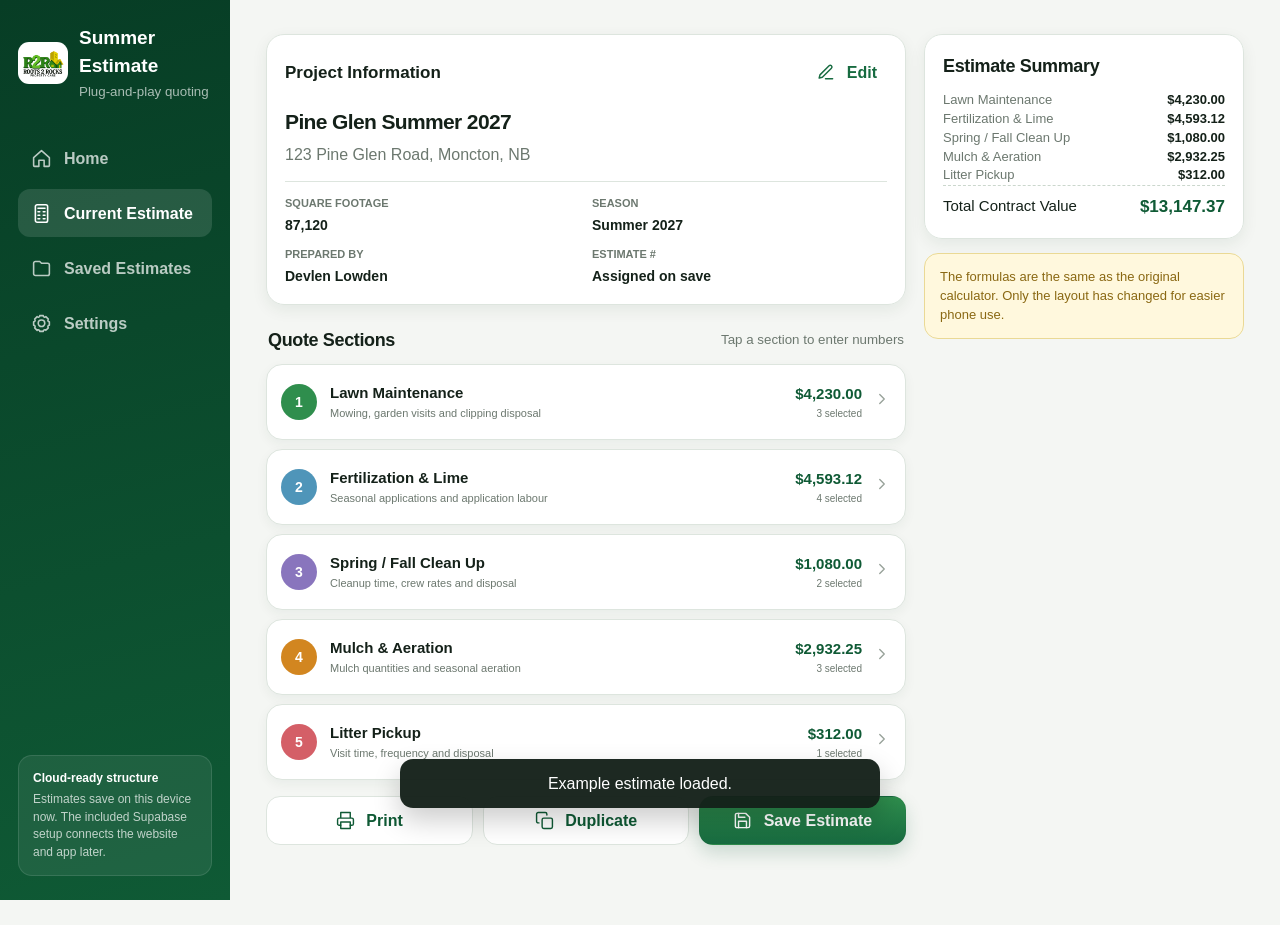
<file: showcase.html>
<!doctype html>
<html lang="en"><head><meta charset="utf-8"><meta name="viewport" content="width=device-width, initial-scale=1, viewport-fit=cover"><meta name="theme-color" content="#0f5a35"><title>Summer Estimate Demo</title><style>:root {
  --forest-950: #073d25;
  --forest-900: #0b4a2c;
  --forest-800: #0f5a35;
  --forest-700: #176b40;
  --green-600: #2f8e4d;
  --green-500: #49a85f;
  --green-100: #e9f5eb;
  --lime: #dff12f;
  --ink: #142119;
  --muted: #6c786f;
  --soft: #f4f7f3;
  --paper: #ffffff;
  --line: #dde5de;
  --line-strong: #cbd7cd;
  --danger: #aa3c39;
  --warning: #8a6813;
  --shadow-sm: 0 5px 16px rgba(16, 56, 34, .07);
  --shadow-md: 0 16px 40px rgba(16, 56, 34, .12);
  --radius-sm: 12px;
  --radius: 18px;
  --radius-lg: 24px;
  --content-width: 760px;
  color-scheme: light;
}

* { box-sizing: border-box; }

html {
  min-height: 100%;
  background: #edf2ed;
  -webkit-text-size-adjust: 100%;
}

body {
  min-width: 320px;
  min-height: 100vh;
  margin: 0;
  overflow-x: hidden;
  color: var(--ink);
  background:
    radial-gradient(circle at 100% 0%, rgba(73, 168, 95, .14), transparent 27rem),
    linear-gradient(180deg, #edf2ed 0%, #f7f9f6 38%, #f4f6f2 100%);
  font-family: Inter, ui-sans-serif, -apple-system, BlinkMacSystemFont, "Segoe UI", sans-serif;
  font-size: 16px;
  line-height: 1.45;
}

button, input, select { font: inherit; }
button { cursor: pointer; }
button, input, select { -webkit-tap-highlight-color: transparent; }
button:focus-visible, input:focus-visible, select:focus-visible {
  outline: 3px solid rgba(73, 168, 95, .25);
  outline-offset: 2px;
}

.app-shell { min-height: 100vh; }

.desktop-sidebar { display: none; }

.mobile-header {
  position: sticky;
  top: 0;
  z-index: 50;
  display: grid;
  grid-template-columns: 44px minmax(0, 1fr) 44px;
  align-items: center;
  min-height: 68px;
  padding: max(10px, env(safe-area-inset-top)) 14px 10px;
  color: #fff;
  background: linear-gradient(135deg, var(--forest-900), var(--forest-700));
  box-shadow: 0 10px 24px rgba(5, 49, 28, .18);
}

.header-title { min-width: 0; text-align: center; }
.header-title strong {
  display: block;
  overflow: hidden;
  font-size: 19px;
  font-weight: 780;
  letter-spacing: -.02em;
  text-overflow: ellipsis;
  white-space: nowrap;
}
.header-title small {
  display: block;
  margin-top: 1px;
  color: rgba(255,255,255,.72);
  font-size: 11px;
  font-weight: 700;
  letter-spacing: .06em;
  text-transform: uppercase;
}

.icon-btn {
  display: inline-grid;
  width: 42px;
  height: 42px;
  padding: 0;
  place-items: center;
  color: inherit;
  background: transparent;
  border: 0;
  border-radius: 13px;
}
.icon-btn:active { background: rgba(255,255,255,.12); }
.icon-btn svg { width: 23px; height: 23px; }

.app-main {
  width: min(100%, var(--content-width));
  margin: 0 auto;
  padding: 18px 14px calc(180px + env(safe-area-inset-bottom));
}

.page-title { margin: 2px 2px 18px; }
.page-title h1 {
  margin: 0;
  font-size: clamp(27px, 7vw, 36px);
  line-height: 1.1;
  letter-spacing: -.045em;
}
.page-title p { margin: 8px 0 0; color: var(--muted); }

.hero-card {
  position: relative;
  overflow: hidden;
  margin-bottom: 18px;
  padding: 24px;
  color: #fff;
  background: linear-gradient(135deg, var(--forest-900) 0%, var(--forest-700) 62%, #2d8a4a 100%);
  border-radius: var(--radius-lg);
  box-shadow: var(--shadow-md);
}
.hero-card::after {
  position: absolute;
  right: -56px;
  bottom: -76px;
  width: 190px;
  height: 190px;
  content: "";
  background: rgba(223,241,47,.16);
  border-radius: 50%;
}
.hero-eyebrow {
  position: relative;
  z-index: 1;
  color: rgba(255,255,255,.72);
  font-size: 12px;
  font-weight: 800;
  letter-spacing: .1em;
  text-transform: uppercase;
}
.hero-total {
  position: relative;
  z-index: 1;
  margin: 6px 0 4px;
  font-size: clamp(36px, 10vw, 52px);
  font-weight: 850;
  letter-spacing: -.055em;
}
.hero-sub { position: relative; z-index: 1; color: rgba(255,255,255,.78); }

.primary-btn, .secondary-btn, .text-btn, .danger-btn {
  min-height: 48px;
  padding: 12px 17px;
  border-radius: 14px;
  font-weight: 780;
  transition: transform .15s ease, box-shadow .15s ease, background .15s ease;
}
.primary-btn:active, .secondary-btn:active, .text-btn:active, .danger-btn:active { transform: scale(.985); }
.primary-btn {
  color: white;
  background: linear-gradient(180deg, var(--green-600), var(--forest-700));
  border: 1px solid rgba(0,0,0,.03);
  box-shadow: 0 8px 18px rgba(15,90,53,.18);
}
.secondary-btn {
  color: var(--forest-800);
  background: #fff;
  border: 1px solid var(--line);
}
.text-btn {
  min-height: 40px;
  padding: 8px 10px;
  color: var(--forest-700);
  background: transparent;
  border: 0;
}
.danger-btn {
  color: var(--danger);
  background: #fff;
  border: 1px solid #e6c8c6;
}
.full-btn { width: 100%; }
.button-row { display: flex; gap: 10px; }
.button-row > * { flex: 1; }

.card {
  margin-bottom: 14px;
  background: rgba(255,255,255,.98);
  border: 1px solid var(--line);
  border-radius: var(--radius);
  box-shadow: var(--shadow-sm);
}
.card-pad { padding: 18px; }

.section-heading {
  display: flex;
  align-items: center;
  justify-content: space-between;
  gap: 12px;
  margin: 22px 2px 11px;
}
.section-heading h2 { margin: 0; font-size: 18px; letter-spacing: -.02em; }
.section-heading small { color: var(--muted); }

.search-wrap { position: relative; margin-bottom: 14px; }
.search-wrap svg {
  position: absolute;
  top: 50%;
  left: 15px;
  width: 20px;
  height: 20px;
  color: var(--muted);
  transform: translateY(-50%);
  pointer-events: none;
}
.search-wrap input { padding-left: 46px; }

input, select {
  width: 100%;
  min-height: 50px;
  padding: 12px 14px;
  color: var(--ink);
  background: #fbfcfa;
  border: 1.5px solid var(--line-strong);
  border-radius: 13px;
}
input[type="number"] { font-variant-numeric: tabular-nums; }
input::placeholder { color: #a0aaa2; }
input:focus, select:focus {
  background: #fff;
  border-color: var(--green-500);
  outline: 0;
  box-shadow: 0 0 0 4px rgba(73,168,95,.12);
}

.field { display: grid; gap: 7px; margin-bottom: 14px; }
.field:last-child { margin-bottom: 0; }
.field label {
  color: #526057;
  font-size: 12px;
  font-weight: 800;
  letter-spacing: .055em;
  text-transform: uppercase;
}
.field-help { margin-top: -5px; color: var(--muted); font-size: 12px; }
.field-grid { display: grid; gap: 12px; }
.field-grid.two { grid-template-columns: repeat(2, minmax(0, 1fr)); }

.estimate-list { display: grid; gap: 10px; }
.estimate-card {
  display: grid;
  grid-template-columns: 42px minmax(0, 1fr) auto;
  gap: 12px;
  align-items: center;
  padding: 14px;
  background: #fff;
  border: 1px solid var(--line);
  border-radius: 16px;
  box-shadow: 0 4px 12px rgba(16,56,34,.05);
}
.file-icon {
  display: grid;
  width: 42px;
  height: 42px;
  place-items: center;
  color: var(--forest-700);
  background: var(--green-100);
  border-radius: 12px;
}
.file-icon svg { width: 21px; height: 21px; }
.estimate-card h3 {
  overflow: hidden;
  margin: 0;
  font-size: 15px;
  letter-spacing: -.015em;
  text-overflow: ellipsis;
  white-space: nowrap;
}
.estimate-card p {
  overflow: hidden;
  margin: 3px 0 0;
  color: var(--muted);
  font-size: 12px;
  text-overflow: ellipsis;
  white-space: nowrap;
}
.estimate-amount { text-align: right; }
.estimate-amount strong { display: block; color: var(--forest-800); font-size: 15px; }
.estimate-amount small { color: var(--muted); font-size: 11px; }
.estimate-actions {
  grid-column: 2 / -1;
  display: flex;
  justify-content: flex-end;
  gap: 8px;
  padding-top: 2px;
}
.mini-btn {
  min-height: 36px;
  padding: 7px 11px;
  color: var(--forest-700);
  background: var(--soft);
  border: 1px solid var(--line);
  border-radius: 10px;
  font-size: 12px;
  font-weight: 750;
}
.mini-btn.delete { color: var(--danger); }

.project-card { padding: 18px; }
.project-card-top {
  display: flex;
  align-items: center;
  justify-content: space-between;
  gap: 12px;
  margin-bottom: 14px;
}
.project-card-top h2 { margin: 0; font-size: 17px; }
.project-name { margin: 0 0 6px; font-size: 21px; font-weight: 820; letter-spacing: -.03em; }
.project-address { margin: 0 0 14px; color: var(--muted); }
.meta-grid {
  display: grid;
  grid-template-columns: repeat(2, minmax(0, 1fr));
  gap: 12px;
  padding-top: 14px;
  border-top: 1px solid var(--line);
}
.meta-label { display: block; color: var(--muted); font-size: 11px; font-weight: 750; text-transform: uppercase; }
.meta-value { display: block; margin-top: 3px; font-size: 14px; font-weight: 750; }

.service-list { display: grid; gap: 9px; }
.service-row {
  display: grid;
  grid-template-columns: 38px minmax(0, 1fr) auto 18px;
  gap: 11px;
  align-items: center;
  width: 100%;
  min-height: 76px;
  padding: 12px 14px;
  color: inherit;
  text-align: left;
  background: #fff;
  border: 1px solid var(--line);
  border-radius: 16px;
  box-shadow: 0 4px 12px rgba(16,56,34,.05);
}
.service-number {
  display: grid;
  width: 36px;
  height: 36px;
  place-items: center;
  color: #fff;
  background: var(--green-600);
  border-radius: 50%;
  font-size: 14px;
  font-weight: 850;
}
.service-row:nth-child(2) .service-number { background: #4f95b9; }
.service-row:nth-child(3) .service-number { background: #8975bd; }
.service-row:nth-child(4) .service-number { background: #d28620; }
.service-row:nth-child(5) .service-number { background: #d45f67; }
.service-copy strong { display: block; font-size: 15px; }
.service-copy small { display: block; margin-top: 2px; color: var(--muted); font-size: 11px; }
.service-money { text-align: right; }
.service-money strong { display: block; color: var(--forest-800); font-size: 15px; }
.service-money small { display: block; margin-top: 3px; color: var(--muted); font-size: 10px; }
.chevron { color: #98a29a; }
.chevron svg { width: 18px; height: 18px; }

.section-total-card {
  display: flex;
  align-items: center;
  justify-content: space-between;
  gap: 12px;
  padding: 17px 18px;
  color: #fff;
  background: linear-gradient(135deg, var(--forest-800), var(--forest-700));
  border-radius: 18px;
  box-shadow: var(--shadow-sm);
}
.section-total-card span { color: rgba(255,255,255,.72); font-size: 12px; font-weight: 800; text-transform: uppercase; }
.section-total-card strong { font-size: 23px; letter-spacing: -.03em; }

.form-card { padding: 18px; }
.form-card + .form-card { margin-top: 12px; }
.form-card-title {
  display: flex;
  align-items: center;
  justify-content: space-between;
  gap: 12px;
  margin-bottom: 16px;
}
.form-card-title h2, .form-card-title h3 { margin: 0; font-size: 18px; }
.form-card-title p { margin: 3px 0 0; color: var(--muted); font-size: 12px; }

.toggle-row {
  display: flex;
  align-items: center;
  justify-content: space-between;
  gap: 16px;
  min-height: 52px;
}
.toggle-row + .toggle-row { border-top: 1px solid var(--line); }
.toggle-copy strong { display: block; }
.toggle-copy small { display: block; margin-top: 2px; color: var(--muted); font-size: 12px; }
.switch { position: relative; flex: 0 0 auto; width: 52px; height: 31px; }
.switch input { position: absolute; opacity: 0; pointer-events: none; }
.switch span {
  position: absolute;
  inset: 0;
  background: #d4dcd5;
  border-radius: 999px;
  box-shadow: inset 0 0 0 1px rgba(0,0,0,.05);
  transition: .18s ease;
}
.switch span::after {
  position: absolute;
  top: 3px;
  left: 3px;
  width: 25px;
  height: 25px;
  content: "";
  background: #fff;
  border-radius: 50%;
  box-shadow: 0 2px 6px rgba(0,0,0,.22);
  transition: .18s ease;
}
.switch input:checked + span { background: var(--green-600); }
.switch input:checked + span::after { transform: translateX(21px); }

.segmented {
  display: grid;
  grid-template-columns: repeat(2, minmax(0, 1fr));
  padding: 4px;
  background: var(--soft);
  border: 1px solid var(--line);
  border-radius: 14px;
}
.segmented button {
  min-height: 42px;
  color: var(--muted);
  background: transparent;
  border: 0;
  border-radius: 10px;
  font-weight: 750;
}
.segmented button.active { color: #fff; background: var(--forest-700); box-shadow: 0 5px 12px rgba(15,90,53,.16); }

.subservice {
  margin-top: 14px;
  padding: 15px;
  background: #f8faf7;
  border: 1px solid var(--line);
  border-radius: 15px;
}
.subservice.disabled { opacity: .55; }
.subservice-head {
  display: flex;
  align-items: center;
  justify-content: space-between;
  gap: 10px;
  margin-bottom: 13px;
}
.subservice-head strong { font-size: 15px; }
.subservice-charge { color: var(--forest-800); font-weight: 820; }

.application-list { display: grid; gap: 9px; }
.application-row {
  padding: 13px;
  background: #f8faf7;
  border: 1px solid var(--line);
  border-radius: 14px;
}
.application-top { display: flex; align-items: center; justify-content: space-between; gap: 10px; }
.application-bottom {
  display: grid;
  grid-template-columns: minmax(0, 1fr) minmax(105px, .7fr);
  gap: 10px;
  margin-top: 12px;
}
.application-bottom .field { margin: 0; }
.output-box {
  display: flex;
  min-height: 50px;
  align-items: center;
  justify-content: flex-end;
  padding: 12px 14px;
  color: var(--forest-800);
  background: #fff;
  border: 1.5px solid var(--line);
  border-radius: 13px;
  font-weight: 820;
  font-variant-numeric: tabular-nums;
}

.inline-summary {
  display: grid;
  gap: 8px;
  margin-top: 14px;
  padding-top: 14px;
  border-top: 1px solid var(--line);
}
.summary-line { display: flex; justify-content: space-between; gap: 15px; color: var(--muted); font-size: 13px; }
.summary-line strong { color: var(--ink); }
.summary-line.total { padding-top: 9px; color: var(--ink); border-top: 1px dashed var(--line-strong); font-size: 15px; }
.summary-line.total strong { color: var(--forest-800); font-size: 17px; }

.empty-state {
  padding: 38px 24px;
  text-align: center;
  background: rgba(255,255,255,.75);
  border: 1px dashed var(--line-strong);
  border-radius: var(--radius);
}
.empty-state svg { width: 44px; height: 44px; color: #90a196; }
.empty-state h2 { margin: 12px 0 5px; font-size: 19px; }
.empty-state p { margin: 0; color: var(--muted); }

.notice {
  padding: 14px 15px;
  color: var(--warning);
  background: #fff8dd;
  border: 1px solid #ead995;
  border-radius: 14px;
  font-size: 13px;
}
.sync-card {
  display: grid;
  grid-template-columns: 44px minmax(0, 1fr);
  gap: 13px;
  align-items: start;
  padding: 16px;
  background: #fff;
  border: 1px solid var(--line);
  border-radius: 16px;
}
.sync-icon { display: grid; width: 44px; height: 44px; place-items: center; color: var(--forest-700); background: var(--green-100); border-radius: 13px; }
.sync-card h3 { margin: 0; font-size: 16px; }
.sync-card p { margin: 4px 0 0; color: var(--muted); font-size: 13px; }

.bottom-nav {
  position: fixed;
  right: 0;
  bottom: 0;
  left: 0;
  z-index: 60;
  display: grid;
  grid-template-columns: repeat(4, 1fr);
  padding: 7px 8px max(7px, env(safe-area-inset-bottom));
  background: rgba(255,255,255,.96);
  border-top: 1px solid var(--line);
  box-shadow: 0 -9px 24px rgba(16,56,34,.08);
  backdrop-filter: blur(16px);
}
.nav-btn {
  display: grid;
  min-height: 55px;
  padding: 6px 4px;
  place-items: center;
  align-content: center;
  gap: 3px;
  color: #758078;
  background: transparent;
  border: 0;
  border-radius: 12px;
  font-size: 10px;
  font-weight: 750;
}
.nav-btn svg { width: 22px; height: 22px; }
.nav-btn.active { color: var(--forest-800); background: var(--green-100); }

.sticky-total {
  position: fixed;
  right: 12px;
  bottom: calc(75px + env(safe-area-inset-bottom));
  left: 12px;
  z-index: 55;
  display: grid;
  grid-template-columns: minmax(0, 1fr) auto;
  gap: 12px;
  align-items: center;
  width: min(calc(100% - 24px), calc(var(--content-width) - 24px));
  margin: 0 auto;
  padding: 13px 15px;
  color: white;
  background: linear-gradient(135deg, var(--forest-900), var(--forest-700));
  border: 1px solid rgba(255,255,255,.1);
  border-radius: 17px;
  box-shadow: 0 13px 28px rgba(5,49,28,.26);
}
.sticky-total span { display: block; color: rgba(255,255,255,.68); font-size: 10px; font-weight: 800; letter-spacing: .08em; text-transform: uppercase; }
.sticky-total strong { display: block; margin-top: 1px; font-size: 21px; letter-spacing: -.03em; }
.sticky-total button {
  min-height: 42px;
  padding: 9px 14px;
  color: var(--forest-950);
  background: var(--lime);
  border: 0;
  border-radius: 12px;
  font-weight: 850;
}

.toast {
  position: fixed;
  right: 16px;
  bottom: calc(92px + env(safe-area-inset-bottom));
  left: 16px;
  z-index: 100;
  max-width: 480px;
  margin: auto;
  padding: 13px 16px;
  color: white;
  text-align: center;
  background: rgba(20,33,25,.96);
  border-radius: 13px;
  box-shadow: 0 12px 28px rgba(0,0,0,.2);
  opacity: 0;
  transform: translateY(16px);
  pointer-events: none;
  transition: .2s ease;
}
.toast.show { opacity: 1; transform: translateY(0); }

.sr-only {
  position: absolute;
  width: 1px;
  height: 1px;
  padding: 0;
  margin: -1px;
  overflow: hidden;
  clip: rect(0,0,0,0);
  white-space: nowrap;
  border: 0;
}

@media (max-width: 480px) {
  .field-grid.two { grid-template-columns: 1fr; }
  .application-bottom { grid-template-columns: 1fr 1fr; }
  .button-row.stack-small { display: grid; }
}

@media (min-width: 900px) {
  body { background: #f4f6f3; }
  .app-content { min-width: 0; }
  .sticky-total { display: none; }
  .app-shell { display: grid; grid-template-columns: 230px minmax(0, 1fr); }
  .desktop-sidebar {
    position: sticky;
    top: 0;
    display: flex;
    min-height: 100vh;
    height: 100vh;
    flex-direction: column;
    padding: 24px 18px;
    color: white;
    background: linear-gradient(165deg, var(--forest-950), var(--forest-800));
  }
  .desktop-brand { display: flex; align-items: center; gap: 11px; margin-bottom: 32px; }
  .desktop-brand img { width: 50px; height: 42px; object-fit: contain; padding: 4px; background: #fff; border-radius: 11px; }
  .desktop-brand strong { display: block; font-size: 19px; }
  .desktop-brand small { color: rgba(255,255,255,.65); }
  .desktop-nav { display: grid; gap: 7px; }
  .desktop-nav button {
    display: flex;
    min-height: 48px;
    align-items: center;
    gap: 12px;
    padding: 11px 13px;
    color: rgba(255,255,255,.72);
    background: transparent;
    border: 0;
    border-radius: 12px;
    font-weight: 720;
    text-align: left;
  }
  .desktop-nav button.active { color: white; background: rgba(255,255,255,.12); }
  .desktop-nav svg { width: 21px; height: 21px; }
  .desktop-sync { margin-top: auto; padding: 14px; color: rgba(255,255,255,.72); background: rgba(255,255,255,.07); border: 1px solid rgba(255,255,255,.11); border-radius: 14px; font-size: 12px; }
  .desktop-sync strong { display: block; color: #fff; margin-bottom: 4px; }
  .mobile-header, .bottom-nav { display: none; }
  .app-main {
    width: min(100%, 1080px);
    min-height: 100vh;
    padding: 34px 36px 80px;
  }
  .app-main.wide { width: min(100%, 1200px); }
  .sticky-total {
    position: sticky;
    right: auto;
    bottom: 18px;
    left: auto;
    width: 100%;
    margin-top: 18px;
  }
  .desktop-editor-grid {
    display: grid;
    grid-template-columns: minmax(0, 1fr) 320px;
    gap: 18px;
    align-items: start;
  }
  .desktop-summary { position: sticky; top: 24px; }
  .estimate-actions { grid-column: auto; }
  .estimate-card { grid-template-columns: 42px minmax(0,1fr) auto auto; }
  .page-title h1 { font-size: 38px; }
}

@media print {
  .desktop-sidebar, .mobile-header, .bottom-nav, .sticky-total, .no-print, .estimate-actions { display: none !important; }
  body { background: #fff; }
  .app-shell { display: block; }
  .app-main { width: 100%; max-width: none; padding: 0; }
  .card, .service-row { box-shadow: none; break-inside: avoid; }
}
.primary-btn svg, .secondary-btn svg, .text-btn svg, .danger-btn svg {
  width: 19px;
  height: 19px;
  margin-right: 7px;
  vertical-align: -4px;
}
</style></head>
<body><div id="app" class="app-shell" aria-live="polite"></div><div id="toast" class="toast" role="status" aria-live="polite"></div><script>const CREW_RATES = Object.freeze({ one: 75, two: 120 });

function numberValue(value) {
  const parsed = Number.parseFloat(value);
  return Number.isFinite(parsed) ? parsed : 0;
}

function defaultEstimate(overrides = {}) {
  const year = new Date().getFullYear() + 1;
  return {
    id: null,
    estimateNumber: '',
    estimateName: '',
    siteAddress: '',
    squareFootage: '',
    season: `Summer ${year}`,
    preparedBy: '',

    crewType: 'two',
    crewRate: 120,
    weeklyEnabled: false,
    weeklyTime: '',
    weeklyVisits: 22,
    gardensEnabled: false,
    gardensTime: '',
    gardensVisits: 10,
    clippingsEnabled: false,
    clippingsFee: 50,

    fertSpringEnabled: false,
    fertSummerEnabled: false,
    fertFallEnabled: false,
    fertSpringRate: 0.012,
    fertSummerRate: 0.012,
    fertFallRate: 0.012,
    limeSpringEnabled: false,
    limeSummerEnabled: false,
    limeFallEnabled: false,
    limeSpringRate: 0.015,
    limeSummerRate: 0.015,
    limeFallRate: 0.015,
    fertLabourTime: '',
    fertLabourRate: 75,

    springCleanupEnabled: false,
    springCleanupTime: '',
    springCleanupRate: 180,
    springDisposalEnabled: true,
    springDisposalFee: 50,
    fallCleanupEnabled: false,
    fallCleanupTime: '',
    fallCleanupRate: 180,
    fallDisposalEnabled: true,
    fallDisposalFee: 50,

    mulchEnabled: false,
    mulchYards: '',
    mulchRate: 83.75,
    springAerationEnabled: false,
    springAerationRate: 0.02,
    springAerationDeliveryEnabled: true,
    springAerationDeliveryFee: 75,
    fallAerationEnabled: false,
    fallAerationRate: 0.02,
    fallAerationDeliveryEnabled: true,
    fallAerationDeliveryFee: 75,

    litterEnabled: false,
    litterTime: '',
    litterVisits: '',
    litterRate: 75,
    litterDisposalFee: 50,

    createdAt: null,
    updatedAt: null,
    ...overrides,
  };
}

function calculateEstimate(values) {
  const v = values || {};
  const n = (key) => numberValue(v[key]);
  const c = (key) => Boolean(v[key]);
  const sqft = n('squareFootage');
  const crewRate = n('crewRate');

  const weeklyHours = c('weeklyEnabled') ? n('weeklyTime') * n('weeklyVisits') : 0;
  const weeklyCharge = weeklyHours * crewRate;
  const gardensHours = c('gardensEnabled') ? n('gardensTime') * n('gardensVisits') : 0;
  const gardensCharge = gardensHours * crewRate;
  const clippingsCharge = c('clippingsEnabled') ? n('clippingsFee') : 0;
  const lawnTotal = weeklyCharge + gardensCharge + clippingsCharge;

  const applicationRows = [
    ['fertSpringEnabled', 'fertSpringRate', 'Fertilizer · Spring'],
    ['fertSummerEnabled', 'fertSummerRate', 'Fertilizer · Summer'],
    ['fertFallEnabled', 'fertFallRate', 'Fertilizer · Fall'],
    ['limeSpringEnabled', 'limeSpringRate', 'Lime · Spring'],
    ['limeSummerEnabled', 'limeSummerRate', 'Lime · Summer'],
    ['limeFallEnabled', 'limeFallRate', 'Lime · Fall'],
  ];
  const applicationCharges = applicationRows.map(([enabledKey, rateKey, label]) => ({
    enabled: c(enabledKey),
    label,
    charge: c(enabledKey) ? sqft * n(rateKey) : 0,
  }));
  const applicationCount = applicationCharges.filter((item) => item.enabled).length;
  const fertLabourCharge = n('fertLabourTime') * applicationCount * n('fertLabourRate');
  const fertilizerMaterialTotal = applicationCharges.reduce((sum, item) => sum + item.charge, 0);
  const fertTotal = fertilizerMaterialTotal + fertLabourCharge;

  const springCleanupCharge = c('springCleanupEnabled')
    ? n('springCleanupTime') * n('springCleanupRate') + (c('springDisposalEnabled') ? n('springDisposalFee') : 0)
    : 0;
  const fallCleanupCharge = c('fallCleanupEnabled')
    ? n('fallCleanupTime') * n('fallCleanupRate') + (c('fallDisposalEnabled') ? n('fallDisposalFee') : 0)
    : 0;
  const cleanupTotal = springCleanupCharge + fallCleanupCharge;

  const mulchCharge = c('mulchEnabled') ? n('mulchYards') * n('mulchRate') : 0;
  const springAerationCharge = c('springAerationEnabled')
    ? sqft * n('springAerationRate') + (c('springAerationDeliveryEnabled') ? n('springAerationDeliveryFee') : 0)
    : 0;
  const fallAerationCharge = c('fallAerationEnabled')
    ? sqft * n('fallAerationRate') + (c('fallAerationDeliveryEnabled') ? n('fallAerationDeliveryFee') : 0)
    : 0;
  const maintenanceTotal = mulchCharge + springAerationCharge + fallAerationCharge;

  const litterCharge = c('litterEnabled')
    ? (n('litterTime') * n('litterRate') + n('litterDisposalFee')) * n('litterVisits')
    : 0;

  const grandTotal = lawnTotal + fertTotal + cleanupTotal + maintenanceTotal + litterCharge;

  return {
    sqft,
    crewRate,
    weeklyHours,
    weeklyCharge,
    gardensHours,
    gardensCharge,
    clippingsCharge,
    lawnTotal,
    applicationCharges,
    applicationCount,
    fertilizerMaterialTotal,
    fertLabourCharge,
    fertTotal,
    springCleanupCharge,
    fallCleanupCharge,
    cleanupTotal,
    mulchCharge,
    springAerationCharge,
    fallAerationCharge,
    maintenanceTotal,
    litterCharge,
    grandTotal,
  };
}

function sectionSummaries(values) {
  const totals = calculateEstimate(values);
  return [
    {
      id: 'lawn',
      number: 1,
      title: 'Lawn Maintenance',
      total: totals.lawnTotal,
      enabledCount: ['weeklyEnabled', 'gardensEnabled', 'clippingsEnabled'].filter((key) => values[key]).length,
      description: 'Mowing, garden visits and clipping disposal',
    },
    {
      id: 'fertilizer',
      number: 2,
      title: 'Fertilization & Lime',
      total: totals.fertTotal,
      enabledCount: totals.applicationCount,
      description: 'Seasonal applications and application labour',
    },
    {
      id: 'cleanup',
      number: 3,
      title: 'Spring / Fall Clean Up',
      total: totals.cleanupTotal,
      enabledCount: ['springCleanupEnabled', 'fallCleanupEnabled'].filter((key) => values[key]).length,
      description: 'Cleanup time, crew rates and disposal',
    },
    {
      id: 'maintenance',
      number: 4,
      title: 'Mulch & Aeration',
      total: totals.maintenanceTotal,
      enabledCount: ['mulchEnabled', 'springAerationEnabled', 'fallAerationEnabled'].filter((key) => values[key]).length,
      description: 'Mulch quantities and seasonal aeration',
    },
    {
      id: 'litter',
      number: 5,
      title: 'Litter Pickup',
      total: totals.litterCharge,
      enabledCount: values.litterEnabled ? 1 : 0,
      description: 'Visit time, frequency and disposal',
    },
  ];
}

function formatMoney(value) {
  return new Intl.NumberFormat('en-CA', {
    style: 'currency',
    currency: 'CAD',
    minimumFractionDigits: 2,
    maximumFractionDigits: 2,
  }).format(Number.isFinite(Number(value)) ? Number(value) : 0);
}

function formatNumber(value, decimals = 0) {
  return Number(value || 0).toLocaleString('en-CA', {
    minimumFractionDigits: decimals,
    maximumFractionDigits: decimals,
  });
}

const ESTIMATES_KEY = 'summer-estimate-app-estimates-v2';
const DRAFT_KEY = 'summer-estimate-app-draft-v2';
const PREFS_KEY = 'summer-estimate-app-preferences-v2';

function parseJson(value, fallback) {
  try {
    const parsed = JSON.parse(value);
    return parsed ?? fallback;
  } catch {
    return fallback;
  }
}

const localStore = {
  listEstimates() {
    const items = parseJson(localStorage.getItem(ESTIMATES_KEY), []);
    return Array.isArray(items) ? items : [];
  },

  saveEstimates(items) {
    localStorage.setItem(ESTIMATES_KEY, JSON.stringify(items));
  },

  getDraft() {
    return parseJson(localStorage.getItem(DRAFT_KEY), null);
  },

  saveDraft(draft) {
    localStorage.setItem(DRAFT_KEY, JSON.stringify(draft));
  },

  clearDraft() {
    localStorage.removeItem(DRAFT_KEY);
  },

  getPreferences() {
    return parseJson(localStorage.getItem(PREFS_KEY), {});
  },

  savePreferences(preferences) {
    localStorage.setItem(PREFS_KEY, JSON.stringify(preferences));
  },
};

function makeId() {
  return globalThis.crypto?.randomUUID?.() || `${Date.now()}-${Math.random().toString(16).slice(2)}`;
}

const RATE_KEYS = [
  'fertSpringRate', 'fertSummerRate', 'fertFallRate',
  'limeSpringRate', 'limeSummerRate', 'limeFallRate',
  'fertLabourRate', 'springCleanupRate', 'fallCleanupRate',
  'mulchRate', 'springAerationRate', 'fallAerationRate',
  'litterRate', 'clippingsFee', 'springDisposalFee', 'fallDisposalFee',
  'springAerationDeliveryFee', 'fallAerationDeliveryFee', 'litterDisposalFee',
];

const app = document.getElementById('app');
const toast = document.getElementById('toast');
let toastTimer = null;

const state = {
  route: 'home',
  activeSection: null,
  savedSearch: '',
  current: restoreDraft(),
  lastSavedSnapshot: '',
};

function restoreDraft() {
  const draft = localStore.getDraft();
  if (draft && typeof draft === 'object') return defaultEstimate(draft);
  return newEstimateFromPreferences();
}

function newEstimateFromPreferences() {
  const prefs = localStore.getPreferences();
  return defaultEstimate({
    ...prefs,
    crewType: 'two',
    crewRate: Number(prefs.twoPersonRate ?? CREW_RATES.two),
  });
}

function clone(value) {
  return JSON.parse(JSON.stringify(value));
}

function safeText(value) {
  return String(value ?? '').replace(/[&<>'"]/g, (char) => ({
    '&': '&amp;', '<': '&lt;', '>': '&gt;', "'": '&#39;', '"': '&quot;',
  }[char]));
}

function showToast(message) {
  toast.textContent = message;
  toast.classList.add('show');
  clearTimeout(toastTimer);
  toastTimer = setTimeout(() => toast.classList.remove('show'), 2500);
}

function icon(name) {
  const icons = {
    home: '<path d="m3 11 9-8 9 8v9a1 1 0 0 1-1 1h-5v-7H9v7H4a1 1 0 0 1-1-1z"/>',
    calculator: '<rect x="5" y="2" width="14" height="20" rx="2"/><path d="M8 6h8M8 10h2m4 0h2M8 14h2m4 0h2M8 18h2m4 0h2"/>',
    folder: '<path d="M3 6a2 2 0 0 1 2-2h5l2 2h7a2 2 0 0 1 2 2v10a2 2 0 0 1-2 2H5a2 2 0 0 1-2-2z"/>',
    settings: '<path d="M12 15.5A3.5 3.5 0 1 0 12 8a3.5 3.5 0 0 0 0 7.5Z"/><path d="M19.4 15a1.7 1.7 0 0 0 .34 1.88l.06.06-2.83 2.83-.06-.06a1.7 1.7 0 0 0-1.88-.34 1.7 1.7 0 0 0-1.03 1.55V21h-4v-.08A1.7 1.7 0 0 0 8.97 19.4a1.7 1.7 0 0 0-1.88.34l-.06.06-2.83-2.83.06-.06A1.7 1.7 0 0 0 4.6 15a1.7 1.7 0 0 0-1.52-1H3v-4h.08A1.7 1.7 0 0 0 4.6 8.97a1.7 1.7 0 0 0-.34-1.88l-.06-.06L7.03 4.2l.06.06a1.7 1.7 0 0 0 1.88.34A1.7 1.7 0 0 0 10 3.08V3h4v.08a1.7 1.7 0 0 0 1.03 1.52 1.7 1.7 0 0 0 1.88-.34l.06-.06 2.83 2.83-.06.06a1.7 1.7 0 0 0-.34 1.88A1.7 1.7 0 0 0 20.92 10H21v4h-.08A1.7 1.7 0 0 0 19.4 15Z"/>',
    back: '<path d="m15 18-6-6 6-6"/>',
    save: '<path d="M19 21H5a2 2 0 0 1-2-2V5a2 2 0 0 1 2-2h11l5 5v11a2 2 0 0 1-2 2Z"/><path d="M17 21v-8H7v8M7 3v5h8"/>',
    plus: '<path d="M12 5v14M5 12h14"/>',
    file: '<path d="M14 2H6a2 2 0 0 0-2 2v16a2 2 0 0 0 2 2h12a2 2 0 0 0 2-2V8z"/><path d="M14 2v6h6M8 13h8M8 17h6"/>',
    search: '<circle cx="11" cy="11" r="7"/><path d="m20 20-4-4"/>',
    chevron: '<path d="m9 18 6-6-6-6"/>',
    edit: '<path d="M12 20h9"/><path d="M16.5 3.5a2.1 2.1 0 0 1 3 3L8 18l-4 1 1-4z"/>',
    print: '<path d="M6 9V2h12v7M6 18H4a2 2 0 0 1-2-2v-5a2 2 0 0 1 2-2h16a2 2 0 0 1 2 2v5a2 2 0 0 1-2 2h-2"/><rect x="6" y="14" width="12" height="8"/>',
    copy: '<rect x="9" y="9" width="13" height="13" rx="2"/><path d="M5 15H4a2 2 0 0 1-2-2V4a2 2 0 0 1 2-2h9a2 2 0 0 1 2 2v1"/>',
    cloud: '<path d="M17.5 19H6a4 4 0 0 1-.5-7.97A6 6 0 0 1 17 8.5h.5a5.25 5.25 0 0 1 0 10.5Z"/>',
    menu: '<path d="M4 6h16M4 12h16M4 18h16"/>',
    trash: '<path d="M3 6h18M8 6V4h8v2m3 0-1 16H6L5 6m4 4v8m6-8v8"/>',
    more: '<circle cx="5" cy="12" r="1"/><circle cx="12" cy="12" r="1"/><circle cx="19" cy="12" r="1"/>',
    info: '<circle cx="12" cy="12" r="10"/><path d="M12 16v-4M12 8h.01"/>',
  };
  return `<svg viewBox="0 0 24 24" fill="none" stroke="currentColor" stroke-width="1.8" stroke-linecap="round" stroke-linejoin="round" aria-hidden="true">${icons[name] || icons.info}</svg>`;
}

function currentTitle() {
  if (state.route === 'section') {
    return sectionSummaries(state.current).find((item) => item.id === state.activeSection)?.title || 'Estimate';
  }
  if (state.route === 'project') return 'Project Information';
  if (state.route === 'estimate') return 'Summer Estimate';
  if (state.route === 'saved') return 'Saved Estimates';
  if (state.route === 'settings') return 'Settings';
  return 'Summer Estimate';
}

function headerSubtitle() {
  if (['estimate', 'section', 'project'].includes(state.route)) {
    return state.current.estimateNumber || 'Current estimate';
  }
  return state.route === 'home' ? 'Quote smarter' : '';
}

function render() {
  const showBack = ['section', 'project'].includes(state.route);
  const canSave = ['estimate', 'section', 'project'].includes(state.route);
  app.innerHTML = `
    ${renderDesktopSidebar()}
    <div class="app-content">
      <header class="mobile-header">
        <button class="icon-btn" data-action="${showBack ? 'back-to-estimate' : 'new-estimate'}" aria-label="${showBack ? 'Back to estimate' : 'New estimate'}">
          ${icon(showBack ? 'back' : 'plus')}
        </button>
        <div class="header-title">
          <strong>${safeText(currentTitle())}</strong>
          <small>${safeText(headerSubtitle())}</small>
        </div>
        <button class="icon-btn" data-action="${canSave ? 'save' : 'go-saved'}" aria-label="${canSave ? 'Save estimate' : 'Saved estimates'}">
          ${icon(canSave ? 'save' : 'folder')}
        </button>
      </header>
      <main class="app-main ${state.route === 'estimate' ? 'wide' : ''}">
        ${renderRoute()}
      </main>
      ${renderBottomNav()}
      ${['estimate', 'section', 'project'].includes(state.route) ? renderStickyTotal() : ''}
    </div>
  `;
  refreshVisibleTotals();
}

function renderDesktopSidebar() {
  const routes = [
    ['home', 'home', 'Home'],
    ['estimate', 'calculator', 'Current Estimate'],
    ['saved', 'folder', 'Saved Estimates'],
    ['settings', 'settings', 'Settings'],
  ];
  return `
    <aside class="desktop-sidebar">
      <div class="desktop-brand">
        <img src="./assets/southeastern-logo.png" alt="" />
        <div><strong>Summer Estimate</strong><small>Plug-and-play quoting</small></div>
      </div>
      <nav class="desktop-nav">
        ${routes.map(([route, iconName, label]) => `
          <button class="${state.route === route || (route === 'estimate' && ['section', 'project'].includes(state.route)) ? 'active' : ''}" data-route="${route}">
            ${icon(iconName)} <span>${label}</span>
          </button>`).join('')}
      </nav>
      <div class="desktop-sync">
        <strong>Cloud-ready structure</strong>
        Estimates save on this device now. The included Supabase setup connects the website and app later.
      </div>
    </aside>`;
}

function renderBottomNav() {
  const items = [
    ['home', 'home', 'Home'],
    ['estimate', 'calculator', 'Estimate'],
    ['saved', 'folder', 'Saved'],
    ['settings', 'settings', 'Settings'],
  ];
  return `<nav class="bottom-nav" aria-label="Main navigation">
    ${items.map(([route, iconName, label]) => {
      const active = state.route === route || (route === 'estimate' && ['section', 'project'].includes(state.route));
      return `<button class="nav-btn ${active ? 'active' : ''}" data-route="${route}">${icon(iconName)}<span>${label}</span></button>`;
    }).join('')}
  </nav>`;
}

function renderRoute() {
  if (state.route === 'home') return renderHome();
  if (state.route === 'saved') return renderSaved();
  if (state.route === 'settings') return renderSettings();
  if (state.route === 'project') return renderProjectForm();
  if (state.route === 'section') return renderSection();
  return renderEstimateOverview();
}

function savedEstimates() {
  return localStore.listEstimates().slice().sort((a, b) => new Date(b.updatedAt || 0) - new Date(a.updatedAt || 0));
}

function renderHome() {
  const items = savedEstimates();
  const savedTotal = items.reduce((sum, item) => sum + Number(item.total || 0), 0);
  return `
    <section class="page-title"><h1>Summer Estimate</h1><p>Build a quote without working through the math yourself.</p></section>
    <section class="hero-card">
      <div class="hero-eyebrow">Saved estimate value</div>
      <div class="hero-total">${formatMoney(savedTotal)}</div>
      <div class="hero-sub">${items.length} saved estimate${items.length === 1 ? '' : 's'} on this device</div>
    </section>
    <button class="primary-btn full-btn" data-action="new-estimate">${icon('plus')} New Estimate</button>
    ${hasDraftData() ? `<button class="secondary-btn full-btn" style="margin-top:10px" data-route="estimate">Continue Current Estimate · ${formatMoney(calculateEstimate(state.current).grandTotal)}</button>` : ''}
    <div class="section-heading"><h2>Recent Estimates</h2><button class="text-btn" data-route="saved">View all</button></div>
    ${items.length ? `<div class="estimate-list">${items.slice(0, 5).map(renderEstimateCard).join('')}</div>` : renderEmpty('No saved estimates yet', 'Create your first estimate and it will appear here.')}
  `;
}

function renderEstimateCard(item) {
  const date = item.updatedAt ? new Date(item.updatedAt).toLocaleDateString('en-CA', { month: 'short', day: 'numeric', year: 'numeric' }) : '';
  return `<article class="estimate-card" data-id="${safeText(item.id)}">
    <div class="file-icon">${icon('file')}</div>
    <div>
      <h3>${safeText(item.estimateName || item.siteAddress || 'Untitled Estimate')}</h3>
      <p>${safeText(item.siteAddress || item.season || 'No address')}</p>
    </div>
    <div class="estimate-amount"><strong>${formatMoney(item.total)}</strong><small>${safeText(date)}</small></div>
    <div class="estimate-actions no-print">
      <button class="mini-btn" data-action="open-estimate" data-id="${safeText(item.id)}">Open</button>
      <button class="mini-btn" data-action="duplicate-saved" data-id="${safeText(item.id)}">Duplicate</button>
      <button class="mini-btn delete" data-action="delete-saved" data-id="${safeText(item.id)}">Delete</button>
    </div>
  </article>`;
}

function renderEstimateOverview() {
  const totals = calculateEstimate(state.current);
  const sections = sectionSummaries(state.current);
  return `
    <div class="desktop-editor-grid">
      <div>
        <section class="project-card card">
          <div class="project-card-top"><h2>Project Information</h2><button class="text-btn" data-action="edit-project">${icon('edit')} Edit</button></div>
          <p class="project-name">${safeText(state.current.estimateName || 'New Estimate')}</p>
          <p class="project-address">${safeText(state.current.siteAddress || 'Add the property address')}</p>
          <div class="meta-grid">
            <div><span class="meta-label">Square Footage</span><span class="meta-value" data-square-footage>${formatNumber(state.current.squareFootage)}</span></div>
            <div><span class="meta-label">Season</span><span class="meta-value">${safeText(state.current.season || 'Not set')}</span></div>
            <div><span class="meta-label">Prepared By</span><span class="meta-value">${safeText(state.current.preparedBy || 'Not set')}</span></div>
            <div><span class="meta-label">Estimate #</span><span class="meta-value">${safeText(state.current.estimateNumber || 'Assigned on save')}</span></div>
          </div>
        </section>

        <div class="section-heading"><h2>Quote Sections</h2><small>Tap a section to enter numbers</small></div>
        <section class="service-list">
          ${sections.map((section) => `
            <button class="service-row" data-action="open-section" data-section="${section.id}">
              <span class="service-number">${section.number}</span>
              <span class="service-copy"><strong>${section.title}</strong><small>${section.description}</small></span>
              <span class="service-money"><strong data-total="${section.id}">${formatMoney(section.total)}</strong><small>${section.enabledCount ? `${section.enabledCount} selected` : 'Not added'}</small></span>
              <span class="chevron">${icon('chevron')}</span>
            </button>`).join('')}
        </section>

        <div class="button-row stack-small no-print" style="margin-top:16px">
          <button class="secondary-btn" data-action="print">${icon('print')} Print</button>
          <button class="secondary-btn" data-action="duplicate-current">${icon('copy')} Duplicate</button>
          <button class="primary-btn" data-action="save">${icon('save')} Save Estimate</button>
        </div>
      </div>

      <aside class="desktop-summary">
        <section class="card card-pad">
          <div class="section-heading" style="margin:0 0 12px"><h2>Estimate Summary</h2></div>
          ${sections.map((section) => `<div class="summary-line"><span>${section.title}</span><strong data-total="${section.id}">${formatMoney(section.total)}</strong></div>`).join('')}
          <div class="summary-line total"><span>Total Contract Value</span><strong data-total="grand">${formatMoney(totals.grandTotal)}</strong></div>
        </section>
        <div class="notice">The formulas are the same as the original calculator. Only the layout has changed for easier phone use.</div>
      </aside>
    </div>`;
}

function renderProjectForm() {
  return `
    <section class="page-title"><h1>Project Information</h1><p>These details identify the saved estimate.</p></section>
    <section class="card form-card">
      ${textField('estimateName', 'Estimate Name', 'Example: Pine Glen Summer 2027')}
      ${textField('siteAddress', 'Site Address', 'Enter the property address')}
      ${numberField('squareFootage', 'Total Square Footage', '0', 1)}
      <div class="field-grid two">
        ${textField('season', 'Contract Season', 'Summer 2027')}
        ${textField('preparedBy', 'Prepared By', 'Name')}
      </div>
    </section>
    <button class="primary-btn full-btn" data-action="back-to-estimate">Done</button>`;
}

function renderSection() {
  const sections = {
    lawn: renderLawnSection,
    fertilizer: renderFertilizerSection,
    cleanup: renderCleanupSection,
    maintenance: renderMaintenanceSection,
    litter: renderLitterSection,
  };
  const renderer = sections[state.activeSection] || renderLawnSection;
  return renderer();
}

function renderLawnSection() {
  const t = calculateEstimate(state.current);
  return `
    <section class="section-total-card"><span>Section Total</span><strong data-total="lawn">${formatMoney(t.lawnTotal)}</strong></section>
    <section class="card form-card">
      <div class="form-card-title"><div><h2>Crew Type</h2><p>Selecting a crew automatically changes the hourly rate.</p></div></div>
      <div class="segmented">
        <button class="${state.current.crewType === 'one' ? 'active' : ''}" data-action="set-crew" data-value="one">1 Person</button>
        <button class="${state.current.crewType === 'two' ? 'active' : ''}" data-action="set-crew" data-value="two">2 Person</button>
      </div>
      <div style="margin-top:14px">${numberField('crewRate', 'Hourly Crew Rate', '0.00', 0.01, 'decimal', '$')}</div>
    </section>
    ${renderWorkSubservice({ title: 'Weekly Mowing', enabled: 'weeklyEnabled', time: 'weeklyTime', visits: 'weeklyVisits', charge: 'weekly', defaultVisits: 22 })}
    ${renderWorkSubservice({ title: 'Bi-Weekly Gardens', enabled: 'gardensEnabled', time: 'gardensTime', visits: 'gardensVisits', charge: 'gardens', defaultVisits: 10 })}
    <section class="card form-card">
      ${toggleRow('clippingsEnabled', 'Clipping Disposal', 'Add a one-time disposal allowance')}
      ${state.current.clippingsEnabled ? `<div style="margin-top:14px">${numberField('clippingsFee', 'Disposal Charge', '0.00', 0.01, 'decimal', '$')}</div>` : ''}
      <div class="inline-summary"><div class="summary-line total"><span>Disposal</span><strong data-output="clippings">${formatMoney(t.clippingsCharge)}</strong></div></div>
    </section>`;
}

function renderWorkSubservice({ title, enabled, time, visits, charge }) {
  const t = calculateEstimate(state.current);
  const chargeValue = charge === 'weekly' ? t.weeklyCharge : t.gardensCharge;
  const hoursValue = charge === 'weekly' ? t.weeklyHours : t.gardensHours;
  return `<section class="card form-card">
    ${toggleRow(enabled, title, 'Enable this service for the estimate')}
    ${state.current[enabled] ? `
      <div class="field-grid two" style="margin-top:14px">
        ${numberField(time, 'Time Per Visit (hours)', '0.00', 0.01)}
        ${numberField(visits, 'Total Visits', '0', 1, 'numeric')}
      </div>
      <div class="inline-summary">
        <div class="summary-line"><span>Total hours</span><strong data-output="${charge}-hours">${formatNumber(hoursValue, 2)}</strong></div>
        <div class="summary-line"><span>Crew rate</span><strong data-output="crew-rate">${formatMoney(state.current.crewRate)}</strong></div>
        <div class="summary-line total"><span>Charge</span><strong data-output="${charge}">${formatMoney(chargeValue)}</strong></div>
      </div>` : ''}
  </section>`;
}

function renderFertilizerSection() {
  const t = calculateEstimate(state.current);
  return `
    <section class="section-total-card"><span>Section Total</span><strong data-total="fertilizer">${formatMoney(t.fertTotal)}</strong></section>
    <section class="card form-card">
      <div class="form-card-title"><div><h2>Fertilizer Applications</h2><p>Uses the ${formatNumber(state.current.squareFootage)} sq. ft. entered for the property.</p></div></div>
      <div class="application-list">
        ${applicationRow('fertSpringEnabled', 'Spring', 'fertSpringRate', 'fert-spring')}
        ${applicationRow('fertSummerEnabled', 'Summer', 'fertSummerRate', 'fert-summer')}
        ${applicationRow('fertFallEnabled', 'Fall', 'fertFallRate', 'fert-fall')}
      </div>
    </section>
    <section class="card form-card">
      <div class="form-card-title"><div><h2>Lime Applications</h2><p>Turn on only the seasons included in the quote.</p></div></div>
      <div class="application-list">
        ${applicationRow('limeSpringEnabled', 'Spring', 'limeSpringRate', 'lime-spring')}
        ${applicationRow('limeSummerEnabled', 'Summer', 'limeSummerRate', 'lime-summer')}
        ${applicationRow('limeFallEnabled', 'Fall', 'limeFallRate', 'lime-fall')}
      </div>
    </section>
    <section class="card form-card">
      <div class="form-card-title"><div><h2>Application Labour</h2><p>The number of selected applications is counted automatically.</p></div></div>
      <div class="field-grid two">
        ${numberField('fertLabourTime', 'Time Per Application', '0.00', 0.01)}
        ${numberField('fertLabourRate', 'Hourly Rate', '0.00', 0.01, 'decimal', '$')}
      </div>
      <div class="inline-summary">
        <div class="summary-line"><span>Selected applications</span><strong data-output="application-count">${t.applicationCount}</strong></div>
        <div class="summary-line"><span>Materials</span><strong data-output="fert-materials">${formatMoney(t.fertilizerMaterialTotal)}</strong></div>
        <div class="summary-line total"><span>Labour charge</span><strong data-output="fert-labour">${formatMoney(t.fertLabourCharge)}</strong></div>
      </div>
    </section>`;
}

function applicationRow(enabledKey, label, rateKey, outputKey) {
  const t = calculateEstimate(state.current);
  const map = {
    'fert-spring': 0, 'fert-summer': 1, 'fert-fall': 2,
    'lime-spring': 3, 'lime-summer': 4, 'lime-fall': 5,
  };
  const charge = t.applicationCharges[map[outputKey]]?.charge || 0;
  return `<div class="application-row">
    <div class="application-top">
      <div class="toggle-copy"><strong>${label}</strong><small>${formatNumber(state.current.squareFootage)} sq. ft.</small></div>
      ${switchControl(enabledKey)}
    </div>
    ${state.current[enabledKey] ? `<div class="application-bottom">
      ${numberField(rateKey, 'Rate / Sq. Ft.', '0.000', 0.001, 'decimal', '$')}
      <div class="field"><label>Charge</label><div class="output-box" data-output="${outputKey}">${formatMoney(charge)}</div></div>
    </div>` : ''}
  </div>`;
}

function renderCleanupSection() {
  const t = calculateEstimate(state.current);
  return `
    <section class="section-total-card"><span>Section Total</span><strong data-total="cleanup">${formatMoney(t.cleanupTotal)}</strong></section>
    ${cleanupCard('Spring Clean Up', 'springCleanupEnabled', 'springCleanupTime', 'springCleanupRate', 'springDisposalEnabled', 'springDisposalFee', 'spring-cleanup')}
    ${cleanupCard('Fall Clean Up', 'fallCleanupEnabled', 'fallCleanupTime', 'fallCleanupRate', 'fallDisposalEnabled', 'fallDisposalFee', 'fall-cleanup')}`;
}

function cleanupCard(title, enabled, time, rate, disposalEnabled, disposalFee, output) {
  const t = calculateEstimate(state.current);
  const charge = output === 'spring-cleanup' ? t.springCleanupCharge : t.fallCleanupCharge;
  return `<section class="card form-card">
    ${toggleRow(enabled, title, 'Include this seasonal cleanup')}
    ${state.current[enabled] ? `
      <div class="field-grid two" style="margin-top:14px">
        ${numberField(time, 'Time Allotted (hours)', '0.00', 0.01)}
        ${numberField(rate, 'Hourly Crew Rate', '0.00', 0.01, 'decimal', '$')}
      </div>
      <div class="subservice">
        ${toggleRow(disposalEnabled, 'Disposal Charge', 'Include the disposal allowance')}
        ${state.current[disposalEnabled] ? `<div style="margin-top:12px">${numberField(disposalFee, 'Disposal Fee', '0.00', 0.01, 'decimal', '$')}</div>` : ''}
      </div>
      <div class="inline-summary"><div class="summary-line total"><span>Cleanup charge</span><strong data-output="${output}">${formatMoney(charge)}</strong></div></div>` : ''}
  </section>`;
}

function renderMaintenanceSection() {
  const t = calculateEstimate(state.current);
  return `
    <section class="section-total-card"><span>Section Total</span><strong data-total="maintenance">${formatMoney(t.maintenanceTotal)}</strong></section>
    <section class="card form-card">
      ${toggleRow('mulchEnabled', 'Mulch', 'Calculate material cost by cubic yard')}
      ${state.current.mulchEnabled ? `<div class="field-grid two" style="margin-top:14px">
        ${numberField('mulchYards', 'Cubic Yards', '0.00', 0.01)}
        ${numberField('mulchRate', 'Rate Per Yard', '0.00', 0.01, 'decimal', '$')}
      </div><div class="inline-summary"><div class="summary-line total"><span>Mulch charge</span><strong data-output="mulch">${formatMoney(t.mulchCharge)}</strong></div></div>` : ''}
    </section>
    ${aerationCard('Spring Aeration', 'springAerationEnabled', 'springAerationRate', 'springAerationDeliveryEnabled', 'springAerationDeliveryFee', 'spring-aeration')}
    ${aerationCard('Fall Aeration', 'fallAerationEnabled', 'fallAerationRate', 'fallAerationDeliveryEnabled', 'fallAerationDeliveryFee', 'fall-aeration')}`;
}

function aerationCard(title, enabled, rate, deliveryEnabled, deliveryFee, output) {
  const t = calculateEstimate(state.current);
  const charge = output === 'spring-aeration' ? t.springAerationCharge : t.fallAerationCharge;
  return `<section class="card form-card">
    ${toggleRow(enabled, title, `Uses ${formatNumber(state.current.squareFootage)} sq. ft.`)}
    ${state.current[enabled] ? `
      <div style="margin-top:14px">${numberField(rate, 'Rate / Sq. Ft.', '0.000', 0.001, 'decimal', '$')}</div>
      <div class="subservice">
        ${toggleRow(deliveryEnabled, 'Delivery Fee', 'Add a delivery allowance')}
        ${state.current[deliveryEnabled] ? `<div style="margin-top:12px">${numberField(deliveryFee, 'Delivery Fee', '0.00', 0.01, 'decimal', '$')}</div>` : ''}
      </div>
      <div class="inline-summary"><div class="summary-line total"><span>Aeration charge</span><strong data-output="${output}">${formatMoney(charge)}</strong></div></div>` : ''}
  </section>`;
}

function renderLitterSection() {
  const t = calculateEstimate(state.current);
  return `
    <section class="section-total-card"><span>Section Total</span><strong data-total="litter">${formatMoney(t.litterCharge)}</strong></section>
    <section class="card form-card">
      ${toggleRow('litterEnabled', 'Litter Pickup', 'Calculate labour and disposal for each visit')}
      ${state.current.litterEnabled ? `
        <div class="field-grid two" style="margin-top:14px">
          ${numberField('litterTime', 'Time Per Visit (hours)', '0.00', 0.01)}
          ${numberField('litterVisits', 'Visits Per Year', '0', 1, 'numeric')}
          ${numberField('litterRate', 'Hourly Labour Rate', '0.00', 0.01, 'decimal', '$')}
          ${numberField('litterDisposalFee', 'Disposal Per Visit', '0.00', 0.01, 'decimal', '$')}
        </div>
        <div class="inline-summary"><div class="summary-line total"><span>Litter pickup charge</span><strong data-output="litter">${formatMoney(t.litterCharge)}</strong></div></div>` : ''}
    </section>`;
}

function renderSaved() {
  const items = filterSaved();
  return `
    <section class="page-title"><h1>Saved Estimates</h1><p>Open, duplicate or delete any completed calculator.</p></section>
    <div class="search-wrap">${icon('search')}<input type="search" data-search="saved" value="${safeText(state.savedSearch)}" placeholder="Search name or address" autocomplete="off" /></div>
    <div id="saved-list-container">${items.length ? `<div class="estimate-list">${items.map(renderEstimateCard).join('')}</div>` : renderEmpty(state.savedSearch ? 'No matches found' : 'No saved estimates', state.savedSearch ? 'Try another search.' : 'Save an estimate and it will appear here.')}</div>
  `;
}

function filterSaved() {
  const query = state.savedSearch.trim().toLowerCase();
  return savedEstimates().filter((item) => `${item.estimateName || ''} ${item.siteAddress || ''} ${item.estimateNumber || ''}`.toLowerCase().includes(query));
}

function renderSettings() {
  const prefs = localStore.getPreferences();
  const currentDefaults = defaultEstimate(prefs);
  return `
    <section class="page-title"><h1>Settings</h1><p>Keep future estimates consistent and prepare for shared cloud saving.</p></section>
    <section class="card form-card">
      <div class="form-card-title"><div><h2>Default Crew Rates</h2><p>These rates are used when starting a new estimate.</p></div></div>
      <div class="field-grid two">
        ${settingsNumberField('onePersonRate', '1-Person Crew', prefs.onePersonRate ?? CREW_RATES.one)}
        ${settingsNumberField('twoPersonRate', '2-Person Crew', prefs.twoPersonRate ?? CREW_RATES.two)}
      </div>
      <button class="secondary-btn full-btn" data-action="use-current-rates" style="margin-top:14px">Use Current Estimate Rates as Defaults</button>
    </section>
    <section class="card form-card">
      <div class="form-card-title"><div><h2>Cloud Sync</h2><p>Website and app sharing is prepared but not connected yet.</p></div></div>
      <div class="sync-card">
        <div class="sync-icon">${icon('cloud')}</div>
        <div><h3>Local mode</h3><p>Estimates currently save on this device. The repository includes a Supabase database schema and setup guide for shared access between your website and app.</p></div>
      </div>
      <div class="notice" style="margin-top:13px">Connecting cloud sync requires a Supabase project URL and public key. No passwords or private keys belong in GitHub.</div>
    </section>
    <section class="card form-card">
      <div class="form-card-title"><div><h2>App Tools</h2><p>Useful while testing the layout.</p></div></div>
      <div class="button-row stack-small">
        <button class="secondary-btn" data-action="load-example">Load Example</button>
        <button class="danger-btn" data-action="clear-draft">Clear Current Draft</button>
      </div>
    </section>
    <div class="sr-only">${safeText(JSON.stringify(currentDefaults))}</div>`;
}

function settingsNumberField(key, label, value) {
  return `<div class="field"><label for="pref-${key}">${label}</label><input id="pref-${key}" data-preference="${key}" type="number" min="0" step="0.01" value="${safeText(value)}" inputmode="decimal" /></div>`;
}

function renderStickyTotal() {
  const total = calculateEstimate(state.current).grandTotal;
  return `<div class="sticky-total"><div><span>Total Contract Value</span><strong data-total="grand">${formatMoney(total)}</strong></div><button data-action="${state.route === 'estimate' ? 'save' : 'back-to-estimate'}">${state.route === 'estimate' ? 'Save' : 'Done'}</button></div>`;
}

function textField(key, label, placeholder) {
  return `<div class="field"><label for="field-${key}">${label}</label><input id="field-${key}" data-field="${key}" type="text" value="${safeText(state.current[key])}" placeholder="${safeText(placeholder)}" autocomplete="off" /></div>`;
}

function numberField(key, label, placeholder = '0', step = 0.01, inputmode = 'decimal', prefix = '') {
  return `<div class="field"><label for="field-${key}">${label}</label><div style="position:relative">${prefix ? `<span style="position:absolute;left:14px;top:50%;transform:translateY(-50%);color:#6c786f;z-index:1">${prefix}</span>` : ''}<input id="field-${key}" data-field="${key}" type="number" min="0" step="${step}" inputmode="${inputmode}" value="${safeText(state.current[key])}" placeholder="${safeText(placeholder)}" style="${prefix ? 'padding-left:31px' : ''}" /></div></div>`;
}

function switchControl(key) {
  return `<label class="switch"><input data-field="${key}" type="checkbox" ${state.current[key] ? 'checked' : ''}/><span></span></label>`;
}

function toggleRow(key, title, subtitle) {
  return `<div class="toggle-row"><div class="toggle-copy"><strong>${title}</strong><small>${subtitle}</small></div>${switchControl(key)}</div>`;
}

function renderEmpty(title, message) {
  return `<div class="empty-state">${icon('file')}<h2>${safeText(title)}</h2><p>${safeText(message)}</p></div>`;
}

function hasDraftData() {
  const c = state.current;
  return Boolean(c.estimateName || c.siteAddress || c.squareFootage || calculateEstimate(c).grandTotal);
}

function updateFieldFromElement(element) {
  const key = element.dataset.field;
  if (!key) return;
  const value = element.type === 'checkbox' ? element.checked : element.value;
  state.current[key] = value;
  if (key === 'crewType') {
    state.current.crewRate = CREW_RATES[value] ?? state.current.crewRate;
  }
  state.current.updatedAt = new Date().toISOString();
  localStore.saveDraft(state.current);
}

function refreshVisibleTotals() {
  const t = calculateEstimate(state.current);
  const totalMap = {
    grand: t.grandTotal,
    lawn: t.lawnTotal,
    fertilizer: t.fertTotal,
    cleanup: t.cleanupTotal,
    maintenance: t.maintenanceTotal,
    litter: t.litterCharge,
  };
  document.querySelectorAll('[data-total]').forEach((el) => {
    const value = totalMap[el.dataset.total];
    if (value !== undefined) el.textContent = formatMoney(value);
  });

  const outputMap = {
    weekly: formatMoney(t.weeklyCharge),
    'weekly-hours': formatNumber(t.weeklyHours, 2),
    gardens: formatMoney(t.gardensCharge),
    'gardens-hours': formatNumber(t.gardensHours, 2),
    'crew-rate': formatMoney(t.crewRate),
    clippings: formatMoney(t.clippingsCharge),
    'fert-spring': formatMoney(t.applicationCharges[0]?.charge || 0),
    'fert-summer': formatMoney(t.applicationCharges[1]?.charge || 0),
    'fert-fall': formatMoney(t.applicationCharges[2]?.charge || 0),
    'lime-spring': formatMoney(t.applicationCharges[3]?.charge || 0),
    'lime-summer': formatMoney(t.applicationCharges[4]?.charge || 0),
    'lime-fall': formatMoney(t.applicationCharges[5]?.charge || 0),
    'application-count': String(t.applicationCount),
    'fert-materials': formatMoney(t.fertilizerMaterialTotal),
    'fert-labour': formatMoney(t.fertLabourCharge),
    'spring-cleanup': formatMoney(t.springCleanupCharge),
    'fall-cleanup': formatMoney(t.fallCleanupCharge),
    mulch: formatMoney(t.mulchCharge),
    'spring-aeration': formatMoney(t.springAerationCharge),
    'fall-aeration': formatMoney(t.fallAerationCharge),
    litter: formatMoney(t.litterCharge),
  };
  document.querySelectorAll('[data-output]').forEach((el) => {
    const value = outputMap[el.dataset.output];
    if (value !== undefined) el.textContent = value;
  });
}

function setRoute(route) {
  if (route === 'estimate' && !state.current) state.current = newEstimateFromPreferences();
  state.route = route;
  state.activeSection = null;
  window.scrollTo({ top: 0, behavior: 'smooth' });
  render();
}

function openSection(section) {
  state.activeSection = section;
  state.route = 'section';
  window.scrollTo({ top: 0, behavior: 'smooth' });
  render();
}

function startNewEstimate() {
  if (hasDraftData() && !confirm('Start a new estimate? The current draft will be replaced.')) return;
  state.current = newEstimateFromPreferences();
  state.lastSavedSnapshot = '';
  localStore.saveDraft(state.current);
  setRoute('project');
}

function generateEstimateNumber(items) {
  const year = new Date().getFullYear();
  const sequence = items.reduce((max, item) => {
    const match = String(item.estimateNumber || '').match(/(\d+)$/);
    return Math.max(max, match ? Number(match[1]) : 0);
  }, 0) + 1;
  return `EST-${year}-${String(sequence).padStart(4, '0')}`;
}

function saveCurrent() {
  if (!state.current.estimateName.trim() && !state.current.siteAddress.trim()) {
    showToast('Add an estimate name or address before saving.');
    state.route = 'project';
    state.activeSection = null;
    render();
    return;
  }
  const items = savedEstimates();
  const now = new Date().toISOString();
  if (!state.current.id) {
    state.current.id = makeId();
    state.current.estimateNumber = generateEstimateNumber(items);
    state.current.createdAt = now;
  }
  state.current.updatedAt = now;
  const total = calculateEstimate(state.current).grandTotal;
  const item = { ...clone(state.current), total };
  const existingIndex = items.findIndex((entry) => entry.id === item.id);
  if (existingIndex >= 0) items[existingIndex] = item;
  else items.unshift(item);
  localStore.saveEstimates(items);
  localStore.saveDraft(state.current);
  state.lastSavedSnapshot = JSON.stringify(state.current);
  showToast(`Saved ${state.current.estimateName || state.current.siteAddress}.`);
  refreshVisibleTotals();
}

function openSaved(id) {
  const item = savedEstimates().find((entry) => entry.id === id);
  if (!item) return;
  state.current = defaultEstimate(item);
  localStore.saveDraft(state.current);
  state.lastSavedSnapshot = JSON.stringify(state.current);
  setRoute('estimate');
  showToast(`Opened ${item.estimateName || item.siteAddress}.`);
}

function duplicateEstimate(item = state.current) {
  const copy = defaultEstimate(clone(item));
  copy.id = null;
  copy.estimateNumber = '';
  copy.estimateName = `${copy.estimateName || copy.siteAddress || 'Estimate'} - Copy`;
  copy.createdAt = null;
  copy.updatedAt = new Date().toISOString();
  state.current = copy;
  state.lastSavedSnapshot = '';
  localStore.saveDraft(copy);
  setRoute('estimate');
  showToast('Duplicate created. Save it when ready.');
}

function deleteSaved(id) {
  const items = savedEstimates();
  const item = items.find((entry) => entry.id === id);
  if (!item || !confirm(`Delete “${item.estimateName || item.siteAddress}”?`)) return;
  localStore.saveEstimates(items.filter((entry) => entry.id !== id));
  if (state.current.id === id) {
    state.current = newEstimateFromPreferences();
    localStore.saveDraft(state.current);
  }
  render();
  showToast('Estimate deleted.');
}

function loadExample() {
  state.current = defaultEstimate({
    estimateName: 'Pine Glen Summer 2027',
    siteAddress: '123 Pine Glen Road, Moncton, NB',
    squareFootage: 87120,
    season: 'Summer 2027',
    preparedBy: 'Devlen Lowden',
    weeklyEnabled: true,
    weeklyTime: 1.25,
    weeklyVisits: 22,
    gardensEnabled: true,
    gardensTime: 0.5,
    gardensVisits: 10,
    clippingsEnabled: true,
    clippingsFee: 330,
    fertSpringEnabled: true,
    fertSummerEnabled: true,
    fertFallEnabled: true,
    limeFallEnabled: true,
    fertLabourTime: 0.5,
    springCleanupEnabled: true,
    springCleanupTime: 3,
    springCleanupRate: 120,
    springDisposalFee: 180,
    fallCleanupEnabled: true,
    fallCleanupTime: 3,
    fallCleanupRate: 120,
    fallDisposalFee: 180,
    mulchEnabled: true,
    mulchYards: 10,
    mulchRate: 146,
    springAerationEnabled: true,
    springAerationRate: 0.00822,
    springAerationDeliveryFee: 40,
    fallAerationEnabled: true,
    fallAerationRate: 0.00822,
    fallAerationDeliveryEnabled: false,
    litterEnabled: true,
    litterTime: 0,
    litterVisits: 12,
    litterRate: 75,
    litterDisposalFee: 26,
  });
  localStore.saveDraft(state.current);
  state.lastSavedSnapshot = '';
  setRoute('estimate');
  showToast('Example estimate loaded.');
}

function savePreferenceField(element) {
  const prefs = localStore.getPreferences();
  prefs[element.dataset.preference] = Number(element.value || 0);
  localStore.savePreferences(prefs);
  showToast('Default rate saved.');
}

function useCurrentRatesAsDefaults() {
  const prefs = localStore.getPreferences();
  RATE_KEYS.forEach((key) => { prefs[key] = state.current[key]; });
  prefs.onePersonRate = CREW_RATES.one;
  prefs.twoPersonRate = state.current.crewType === 'two' ? Number(state.current.crewRate) : CREW_RATES.two;
  localStore.savePreferences(prefs);
  showToast('Current rates saved as defaults.');
}

function printEstimate() {
  if (state.route !== 'estimate') {
    state.route = 'estimate';
    state.activeSection = null;
    render();
    setTimeout(() => window.print(), 50);
  } else {
    window.print();
  }
}

app.addEventListener('input', (event) => {
  const element = event.target;
  if (element.matches('[data-field]')) {
    updateFieldFromElement(element);
    refreshVisibleTotals();
  }
  if (element.matches('[data-search="saved"]')) {
    state.savedSearch = element.value;
    const container = document.getElementById('saved-list-container');
    const items = filterSaved();
    if (container) container.innerHTML = items.length ? `<div class="estimate-list">${items.map(renderEstimateCard).join('')}</div>` : renderEmpty('No matches found', 'Try another search.');
  }
});

app.addEventListener('change', (event) => {
  const element = event.target;
  if (element.matches('[data-field]')) {
    updateFieldFromElement(element);
    if (element.type === 'checkbox') render();
    else refreshVisibleTotals();
  }
  if (element.matches('[data-preference]')) savePreferenceField(element);
});

app.addEventListener('click', (event) => {
  const routeButton = event.target.closest('[data-route]');
  if (routeButton) {
    setRoute(routeButton.dataset.route);
    return;
  }
  const actionButton = event.target.closest('[data-action]');
  if (!actionButton) return;
  const action = actionButton.dataset.action;
  if (action === 'new-estimate') startNewEstimate();
  if (action === 'go-saved') setRoute('saved');
  if (action === 'back-to-estimate') setRoute('estimate');
  if (action === 'edit-project') setRoute('project');
  if (action === 'open-section') openSection(actionButton.dataset.section);
  if (action === 'save') saveCurrent();
  if (action === 'open-estimate') openSaved(actionButton.dataset.id);
  if (action === 'duplicate-saved') {
    const item = savedEstimates().find((entry) => entry.id === actionButton.dataset.id);
    if (item) duplicateEstimate(item);
  }
  if (action === 'delete-saved') deleteSaved(actionButton.dataset.id);
  if (action === 'duplicate-current') duplicateEstimate();
  if (action === 'print') printEstimate();
  if (action === 'load-example') loadExample();
  if (action === 'clear-draft') {
    if (confirm('Clear the current draft? Saved estimates will not be deleted.')) {
      state.current = newEstimateFromPreferences();
      localStore.saveDraft(state.current);
      showToast('Current draft cleared.');
      render();
    }
  }
  if (action === 'use-current-rates') useCurrentRatesAsDefaults();
  if (action === 'set-crew') {
    state.current.crewType = actionButton.dataset.value;
    const prefs = localStore.getPreferences();
    state.current.crewRate = actionButton.dataset.value === 'one'
      ? Number(prefs.onePersonRate ?? CREW_RATES.one)
      : Number(prefs.twoPersonRate ?? CREW_RATES.two);
    localStore.saveDraft(state.current);
    render();
  }
});

window.addEventListener('beforeunload', () => localStore.saveDraft(state.current));

if ('serviceWorker' in navigator && location.protocol !== 'file:') {
  window.addEventListener('load', () => {
    navigator.serviceWorker.register('./service-worker.js').catch((error) => console.warn('Service worker registration failed', error));
  });
}

render();
setTimeout(loadExample, 0);

// Exposed for quick automated verification in a browser console.
window.SummerEstimateApp = {
  calculateEstimate,
  getCurrentEstimate: () => clone(state.current),
  getSavedEstimates: savedEstimates,
};
</script></body></html>
</file>
<file: r2r-preview/style.css>
:root{--ink:#090c09;--green:#8cc63f;--yellow:#ffd51e;--paper:#f3f5f0;--muted:#657064;--line:rgba(9,12,9,.14);--max:1180px;--hero:url('https://static.wixstatic.com/media/765054_7850eb9e6b27450086b00727d5d3cb52~mv2.jpeg/v1/fill/w_980%2Ch_481%2Cal_c%2Cq_85%2Cusm_0.66_1.00_0.01%2Cenc_avif%2Cquality_auto/IMG_0562.jpeg');--snow:url('https://static.wixstatic.com/media/765054_fe43d6cffc6a4c0a9caf7fe0854df1b7~mv2.jpg/v1/fill/w_980%2Ch_653%2Cal_c%2Cq_85%2Cusm_0.66_1.00_0.01%2Cenc_avif%2Cquality_auto/279c9b35-79b8-431a-a4d4-579ab8363fcd.jpg');--school:url('https://static.wixstatic.com/media/765054_4aadfce08b214f748a3f584ece19c2a3~mv2.jpeg/v1/fill/w_980%2Ch_1307%2Cal_c%2Cq_85%2Cusm_0.66_1.00_0.01%2Cenc_avif%2Cquality_auto/att_IgVpzkagbI0h9cECXFDrxvk61fC0NHGG4cprILpuHW0.jpeg');--lawn:url('https://static.wixstatic.com/media/765054_d39250e3408141b1991e43058861303c~mv2.jpeg/v1/crop/x_0%2Cy_89%2Cw_799%2Ch_715/fill/w_799%2Ch_715%2Cal_c%2Cq_85%2Cenc_avif%2Cquality_auto/IMG_0302.jpeg');--walk:url('https://static.wixstatic.com/media/765054_9c11f4510b244129afe4b69e4553b1e1~mv2.jpeg/v1/fill/w_980%2Ch_1307%2Cal_c%2Cq_85%2Cusm_0.66_1.00_0.01%2Cenc_avif%2Cquality_auto/att_ym2TVLgPU7LTyYgsS3hKqp8kACxbF170gZa1CT5CrpU.jpeg')}*{box-sizing:border-box}html{scroll-behavior:smooth}body{margin:0;color:var(--ink);font:16px/1.5 Inter,-apple-system,BlinkMacSystemFont,"Segoe UI",Arial,sans-serif;overflow-x:hidden}body.lock{overflow:hidden}button,input,select,textarea{font:inherit}button{cursor:pointer}a{color:inherit;text-decoration:none}.wrap{width:min(var(--max),calc(100% - 38px));margin:auto}.display{font-family:Impact,Haettenschweiler,"Arial Narrow Bold",sans-serif;text-transform:uppercase;line-height:.91;letter-spacing:-.025em}.eyebrow{display:flex;align-items:center;gap:9px;color:var(--green);font-size:.72rem;font-weight:950;letter-spacing:.12em;text-transform:uppercase}.eyebrow:before{content:"";width:27px;height:3px;background:currentColor}.btn{border:0;min-height:48px;padding:12px 19px;background:var(--yellow);font-family:Impact,Haettenschweiler,"Arial Narrow",sans-serif;text-transform:uppercase;letter-spacing:.04em;display:inline-flex;align-items:center;gap:12px;justify-content:center}.btn:after{content:"→"}.btn.dark{background:var(--ink);color:#fff}.btn.green{background:var(--green)}.btn.outline{background:transparent;color:inherit;border:2px solid currentColor}.top{height:31px;background:var(--ink);color:#d5dbd2;font-size:.67rem;font-weight:900;text-transform:uppercase;letter-spacing:.08em}.top .wrap{height:100%;display:flex;align-items:center;justify-content:space-between}.top b{color:var(--green)}header{position:sticky;top:0;z-index:50;height:80px;background:rgba(255,255,255,.97);border-bottom:1px solid #e8ece6;backdrop-filter:blur(14px)}.head{height:100%;display:grid;grid-template-columns:auto 1fr auto;align-items:center;gap:25px}.brand{display:flex;flex-direction:column;line-height:1}.mark{font:3rem/.72 Impact,Haettenschweiler,"Arial Black",sans-serif;letter-spacing:-.09em}.mark b{color:var(--green)}.brand small{margin-top:8px;font-size:.54rem;font-weight:950;letter-spacing:.22em;text-transform:uppercase}.nav{justify-self:center;display:flex;gap:28px}.nav a{position:relative;padding:10px 0;font-family:Impact,Haettenschweiler,"Arial Narrow",sans-serif;text-transform:uppercase;font-size:.88rem}.nav a:after{content:"";position:absolute;left:0;right:100%;bottom:2px;height:3px;background:var(--green);transition:.2s}.nav a:hover:after{right:0}.menu{display:none;width:45px;height:45px;border:1px solid var(--line);background:#fff;font-size:1.35rem}.mobile{display:none;position:fixed;z-index:49;top:80px;left:0;right:0;background:#fff;padding:12px 20px 25px;box-shadow:0 20px 40px #0002}.mobile.open{display:block}.mobile a{display:flex;justify-content:space-between;padding:14px 0;border-bottom:1px solid var(--line);font:1.2rem Impact,Haettenschweiler,sans-serif;text-transform:uppercase}.mobile .btn{width:100%;margin-top:16px}.hero{min-height:680px;color:#fff;background-image:linear-gradient(90deg,rgba(3,7,3,.97),rgba(3,7,3,.73) 45%,rgba(3,7,3,.12) 80%),linear-gradient(0deg,rgba(3,7,3,.75),transparent 55%),var(--hero);background-size:cover;background-position:center;transition:.35s}.hero.winter{background-image:linear-gradient(90deg,rgba(3,7,3,.97),rgba(3,7,3,.72) 45%,rgba(3,7,3,.08) 80%),linear-gradient(0deg,rgba(3,7,3,.75),transparent 55%),var(--snow)}.hero .wrap{min-height:680px;display:grid;grid-template-columns:1fr 320px;gap:40px;align-items:end;padding:70px 0 40px}.hero-copy{align-self:center;max-width:720px}.hero h1{font-size:clamp(4rem,8.2vw,7.7rem);margin:18px 0}.hero h1 span{display:block;color:var(--green)}.hero p{max-width:590px;font-size:1.06rem}.actions{display:flex;gap:12px;flex-wrap:wrap;margin-top:27px}.places{display:flex;flex-wrap:wrap;gap:10px 13px;margin-top:24px;font:.76rem Impact,Haettenschweiler,sans-serif;text-transform:uppercase}.places i{width:5px;height:5px;border-radius:50%;background:var(--yellow);margin-top:6px}.switcher{background:#0b0f0bdd;border:1px solid #fff3;padding:14px}.switcher>span{display:block;color:#c4cbc0;font-size:.68rem;font-weight:900;text-transform:uppercase;letter-spacing:.1em;margin-bottom:10px}.season-tabs{display:grid;grid-template-columns:1fr 1fr;gap:8px}.season{height:140px;border:1px solid #fff3;color:#fff;position:relative;overflow:hidden;background:#111}.season:before{content:"";position:absolute;inset:0;background-size:cover;background-position:center;opacity:.65}.season.summer:before{background-image:linear-gradient(0deg,#000b,transparent),var(--lawn)}.season.winter:before{background-image:linear-gradient(0deg,#000b,transparent),var(--snow)}.season.active{outline:3px solid var(--green);outline-offset:-3px}.season b{position:absolute;left:10px;bottom:9px;z-index:1;font:1.13rem Impact,Haettenschweiler,sans-serif;text-transform:uppercase}.switch-note{display:flex;justify-content:space-between;align-items:center;margin-top:12px}.switch-note strong{font:1.2rem Impact,Haettenschweiler,sans-serif;text-transform:uppercase}.round{width:58px;height:58px;border:2px solid var(--green);border-radius:50%;display:grid;place-items:center;text-align:center;color:var(--green);font:.62rem/1 Impact,Haettenschweiler,sans-serif;text-transform:uppercase}.proof{border-bottom:1px solid var(--line)}.proof-grid{display:grid;grid-template-columns:1.3fr repeat(4,1fr)}.proof-grid>div{padding:27px 22px;border-right:1px solid var(--line)}.proof-grid>div:first-child{padding-left:0}.proof-grid>div:last-child{border-right:0;padding-right:0}.proof h2{font-size:1.8rem;margin:0}.proof strong{display:block;font:1.4rem/1 Impact,Haettenschweiler,sans-serif;text-transform:uppercase}.proof span{display:block;color:var(--muted);font-size:.72rem;font-weight:800;text-transform:uppercase;margin-top:7px}.split{display:grid;grid-template-columns:1fr 1fr;background:#0b0e0b;color:#fff}.panel{min-height:440px;padding:42px;display:flex;align-items:flex-end;background-size:cover;background-position:center}.panel.s{background-image:linear-gradient(0deg,#030703dc,#03070318),var(--lawn)}.panel.w{background-image:linear-gradient(0deg,#030703dc,#03070318),var(--snow)}.panel h2{font-size:4.2rem;margin:0}.panel h3{font:1.35rem Impact,Haettenschweiler,sans-serif;text-transform:uppercase;margin:4px 0 10px}.panel p{max-width:430px}.section{padding:90px 0}.section-head{display:flex;justify-content:space-between;align-items:end;gap:30px;margin-bottom:32px}.section-head h2{font-size:clamp(3.1rem,6vw,5.5rem);margin:12px 0 0}.section-head p{max-width:520px;color:var(--muted)}.dark{background:var(--ink);color:#fff}.filters{display:flex;gap:8px;flex-wrap:wrap;margin-bottom:22px}.filter{border:1px solid #fff4;background:transparent;color:#fff;padding:9px 14px;font-size:.7rem;font-weight:950;text-transform:uppercase;letter-spacing:.08em}.filter.active{background:var(--green);border-color:var(--green);color:var(--ink)}.grid{display:grid;grid-template-columns:repeat(4,1fr);gap:12px}.card{min-height:275px;border:1px solid #fff2;background:#161c16;color:#fff;position:relative;overflow:hidden;text-align:left;padding:0}.card[hidden]{display:none}.photo{position:absolute;inset:0;background-size:cover;background-position:center}.photo:after{content:"";position:absolute;inset:0;background:linear-gradient(0deg,#030703f2,#03070320 73%)}.card-body{position:absolute;left:0;right:0;bottom:0;z-index:1;padding:17px}.meta{color:var(--green);font-size:.66rem;font-weight:950;text-transform:uppercase;letter-spacing:.09em}.card h3{font:1.48rem/1 Impact,Haettenschweiler,sans-serif;text-transform:uppercase;margin:8px 0 5px}.card p{font-size:.8rem;color:#cbd3c8;margin:0}.arrow{position:absolute;right:11px;top:11px;z-index:2;width:34px;height:34px;border-radius:50%;background:var(--green);color:var(--ink);display:grid;place-items:center;font-weight:900}.projects{display:grid;grid-template-columns:240px 1fr;gap:32px}.projects h2{font-size:4.3rem;margin:12px 0}.project-grid{display:grid;grid-template-columns:repeat(3,1fr);gap:15px}.project{border:1px solid var(--line);background:#fff;text-align:left;padding:0}.project .pic{height:205px;background-size:cover;background-position:center}.project>span:last-child{display:block;padding:17px}.project small{color:#5f9920;font-weight:950;text-transform:uppercase}.project h3{font:1.4rem/1 Impact,Haettenschweiler,sans-serif;text-transform:uppercase;margin:7px 0}.project p{font-size:.82rem;color:var(--muted)}.about{display:grid;grid-template-columns:1fr 1fr;gap:50px;align-items:center}.about-img{min-height:500px;background-image:linear-gradient(0deg,#03070388,transparent),var(--hero);background-size:cover;background-position:center}.about h2{font-size:5rem;margin:12px 0 18px}.checks{display:grid;grid-template-columns:1fr 1fr;gap:12px;margin:24px 0}.checks b:before{content:"✓";display:inline-grid;place-items:center;width:22px;height:22px;border-radius:50%;background:var(--green);margin-right:9px}.faq{display:grid;grid-template-columns:320px 1fr;gap:50px}.faq h2{font-size:4.5rem;margin:12px 0}.faq-item{border-top:1px solid var(--line)}.faq-item:last-child{border-bottom:1px solid var(--line)}.q{width:100%;border:0;background:transparent;padding:21px 0;display:flex;justify-content:space-between;text-align:left;font-weight:900}.ans{max-height:0;overflow:hidden;transition:.25s}.ans p{color:var(--muted);margin:0 45px 20px 0}.faq-item.open .ans{max-height:150px}.faq-item.open .plus{transform:rotate(45deg);background:var(--green)}.plus{width:32px;height:32px;border-radius:50%;background:var(--paper);display:grid;place-items:center;font-size:1.25rem;transition:.2s}.cta{background:var(--green);padding:55px 0}.cta .wrap{display:flex;justify-content:space-between;align-items:center;gap:25px}.cta h2{font-size:clamp(3rem,6vw,5.6rem);margin:0}.footer{background:var(--ink);color:#fff;padding:44px 0 22px}.footer-grid{display:grid;grid-template-columns:1.4fr repeat(3,1fr);gap:35px}.footer h3{font:1rem Impact,Haettenschweiler,sans-serif;text-transform:uppercase;color:var(--green)}.footer a,.footer p{display:block;color:#cbd2c8;font-size:.82rem;margin:7px 0}.legal{margin-top:28px;padding-top:18px;border-top:1px solid #fff2;color:#899284;font-size:.72rem}.hint{position:fixed;left:14px;bottom:14px;z-index:40;background:#0a0d0aee;color:#fff;border:1px solid #fff3;padding:10px 13px;font-size:.69rem;font-weight:900;text-transform:uppercase}.hint b{color:var(--green)}.modal{display:none;position:fixed;z-index:100;inset:0;background:#030603d9;backdrop-filter:blur(7px);padding:18px;align-items:center;justify-content:center}.modal.open{display:flex}.box{width:min(820px,100%);max-height:calc(100vh - 36px);overflow:auto;background:#fff;position:relative}.close{position:sticky;float:right;top:11px;margin:11px 11px 0 0;width:40px;height:40px;border:0;border-radius:50%;background:var(--ink);color:#fff;font-size:1.25rem;z-index:2}.modal-head{padding:38px 38px 17px}.modal-head h2{font-size:4rem;margin:9px 0}.modal-body{padding:0 38px 38px}.detail-pic{height:300px;background-size:cover;background-position:center;margin-bottom:24px}.detail-grid{display:grid;grid-template-columns:1fr 250px;gap:30px}.detail-grid p{color:var(--muted)}.detail-grid ul{padding:0;list-style:none}.detail-grid li{padding:8px 0;border-top:1px solid var(--line);font-weight:800}.detail-grid li:before{content:"✓";color:#5f9920;margin-right:8px}.aside{background:var(--ink);color:#fff;padding:22px}.aside strong{font:1.55rem/1 Impact,Haettenschweiler,sans-serif;text-transform:uppercase}.aside p{color:#b9c2b5;font-size:.82rem}.form{display:grid;grid-template-columns:1fr 1fr;gap:14px}.field{display:flex;flex-direction:column;gap:6px}.field.full{grid-column:1/-1}.field label{font-size:.7rem;font-weight:900;text-transform:uppercase}.field input,.field select,.field textarea{border:1px solid #cad1c7;padding:12px}.field textarea{min-height:105px}.success{display:none;background:#eef7e5;padding:20px}.success.show{display:block}@media(max-width:950px){.nav,.head>.btn{display:none}.menu{display:block;justify-self:end}.hero .wrap{grid-template-columns:1fr 280px}.proof-grid{grid-template-columns:1.2fr 1fr 1fr}.proof-grid>div:nth-child(n+4){border-top:1px solid var(--line)}.grid{grid-template-columns:repeat(2,1fr)}.project-grid{grid-template-columns:1fr}.project{display:grid;grid-template-columns:42% 58%}.project .pic{height:100%;min-height:210px}}@media(max-width:720px){.top{display:none}header{height:70px}.mobile{top:70px}.wrap{width:calc(100% - 26px)}.hero .wrap{grid-template-columns:1fr;padding:60px 0 22px}.hero,.hero .wrap{min-height:auto}.hero h1{font-size:clamp(4rem,17vw,6rem)}.switcher{margin-top:25px}.proof-grid{grid-template-columns:1fr 1fr}.proof-grid>div:first-child{grid-column:1/-1;border-right:0}.split{grid-template-columns:1fr}.panel{min-height:390px;padding:28px}.section{padding:68px 0}.section-head{display:block}.grid{grid-template-columns:1fr 1fr}.projects{grid-template-columns:1fr}.project{display:block}.project .pic{height:210px}.about{grid-template-columns:1fr}.about h2{font-size:4rem}.faq{grid-template-columns:1fr}.cta .wrap{display:block}.cta .btn{margin-top:20px}.footer-grid{grid-template-columns:1fr 1fr}.detail-grid{grid-template-columns:1fr}.modal-head{padding:30px 22px 12px}.modal-head h2{font-size:3.2rem}.modal-body{padding:0 22px 26px}.form{grid-template-columns:1fr}.field.full{grid-column:auto}}@media(max-width:480px){.actions{display:grid}.actions .btn{width:100%}.proof-grid{grid-template-columns:1fr}.proof-grid>div{padding-left:0;border-right:0}.grid{grid-template-columns:1fr}.checks{grid-template-columns:1fr}.footer-grid{grid-template-columns:1fr}.hint{font-size:.6rem}.detail-pic{height:220px}}
</file>
<file: r2r-v2/styles.css>
:root{--ink:#0b0e0a;--green:#8bc53f;--yellow:#ffd31a;--paper:#f5f6f1;--grey:#687067;--line:rgba(11,14,10,.15);--hero:url('https://static.wixstatic.com/media/765054_7850eb9e6b27450086b00727d5d3cb52~mv2.jpeg/v1/fill/w_980%2Ch_481%2Cal_c%2Cq_85%2Cusm_0.66_1.00_0.01%2Cenc_avif%2Cquality_auto/IMG_0562.jpeg');--winter:url('https://static.wixstatic.com/media/765054_fe43d6cffc6a4c0a9caf7fe0854df1b7~mv2.jpg/v1/fill/w_980%2Ch_653%2Cal_c%2Cq_85%2Cusm_0.66_1.00_0.01%2Cenc_avif%2Cquality_auto/279c9b35-79b8-431a-a4d4-579ab8363fcd.jpg');--school:url('https://static.wixstatic.com/media/765054_4aadfce08b214f748a3f584ece19c2a3~mv2.jpeg/v1/fill/w_980%2Ch_1307%2Cal_c%2Cq_85%2Cusm_0.66_1.00_0.01%2Cenc_avif%2Cquality_auto/att_IgVpzkagbI0h9cECXFDrxvk61fC0NHGG4cprILpuHW0.jpeg');--lawn:url('https://static.wixstatic.com/media/765054_d39250e3408141b1991e43058861303c~mv2.jpeg/v1/crop/x_0%2Cy_89%2Cw_799%2Ch_715/fill/w_799%2Ch_715%2Cal_c%2Cq_85%2Cenc_avif%2Cquality_auto/IMG_0302.jpeg');--walk:url('https://static.wixstatic.com/media/765054_9c11f4510b244129afe4b69e4553b1e1~mv2.jpeg/v1/fill/w_980%2Ch_1307%2Cal_c%2Cq_85%2Cusm_0.66_1.00_0.01%2Cenc_avif%2Cquality_auto/att_ym2TVLgPU7LTyYgsS3hKqp8kACxbF170gZa1CT5CrpU.jpeg')}*{box-sizing:border-box}html{scroll-behavior:smooth}body{margin:0;background:var(--paper);color:var(--ink);font:16px/1.55 -apple-system,BlinkMacSystemFont,"Segoe UI",Arial,sans-serif;overflow-x:hidden}body.lock{overflow:hidden}button,input,select,textarea{font:inherit}button,a{-webkit-tap-highlight-color:transparent}button{color:inherit}a{color:inherit;text-decoration:none}.wrap{width:min(1180px,calc(100% - 44px));margin:auto}.logo{display:flex;flex-direction:column;line-height:1}.logo b{font:900 3rem/.72 Impact,Haettenschweiler,"Arial Narrow Bold",sans-serif;letter-spacing:-.09em}.logo b span{color:var(--green)}.logo small{margin-top:9px;font-size:.53rem;font-weight:900;letter-spacing:.27em;text-transform:uppercase}.light{color:#fff}.header{height:80px;padding:0 max(22px,calc((100% - 1180px)/2));display:grid;grid-template-columns:auto 1fr auto;align-items:center;gap:28px;position:sticky;top:0;z-index:50;background:rgba(255,255,255,.97);border-bottom:1px solid #e8eae5;backdrop-filter:blur(12px)}.header nav{justify-self:center;display:flex;gap:29px}.header nav a{font:800 .88rem Impact,Haettenschweiler,"Arial Narrow Bold",sans-serif;text-transform:uppercase}.menu-btn{display:none;width:46px;height:46px;padding:11px;border:1px solid var(--line);background:#fff}.menu-btn i{display:block;height:2px;margin:5px 0;background:var(--ink)}.menu{display:none}.btn{min-height:49px;padding:13px 19px;border:0;border-radius:1px;display:inline-flex;align-items:center;justify-content:center;gap:13px;color:var(--ink)!important;font:900 .92rem/1 Impact,Haettenschweiler,"Arial Narrow Bold",sans-serif;letter-spacing:.05em;text-transform:uppercase;appearance:none;-webkit-appearance:none}.btn i{font:900 1rem Arial;font-style:normal}.yellow{background:var(--yellow)}.black{background:var(--ink);color:#fff!important}.ghost{border:1px solid #fff9;background:#0003;color:#fff!important}.hero{min-height:650px;position:relative;isolation:isolate;color:#fff;background:var(--ink)}.hero-bg{position:absolute;inset:0;z-index:-3;background-image:var(--hero);background-size:cover;background-position:center}.hero[data-season=winter] .hero-bg{background-image:var(--winter);background-position:center}.shade{position:absolute;inset:0;z-index:-2;background:linear-gradient(90deg,#050905f5 0%,#050905c7 45%,#05090525 80%),linear-gradient(0deg,#050905b5,transparent 55%)}.hero-inner{min-height:650px;padding:62px 0 46px;display:grid;grid-template-columns:1fr 310px;gap:55px;align-items:center}.overline{margin:0;color:var(--green);font-size:.72rem;font-weight:900;letter-spacing:.13em;text-transform:uppercase}.overline:before{content:"";display:inline-block;width:29px;height:3px;margin-right:10px;vertical-align:middle;background:currentColor}.hero h1,.heading h2,.section-copy h2,.cta h2,.detail-copy h2,.estimate-head h2{margin:17px 0;font:900 clamp(4.7rem,7.5vw,7rem)/.85 Impact,Haettenschweiler,"Arial Narrow Bold",sans-serif;letter-spacing:-.035em;text-transform:uppercase}.hero h1 em{display:block;color:var(--green);font-style:normal}.intro{max-width:620px;color:#ffffffe3;font-size:1.04rem}.actions{display:flex;gap:11px;flex-wrap:wrap;margin-top:27px}.areas{display:flex;gap:9px;align-items:center;flex-wrap:wrap;margin-top:24px;font:800 .75rem Impact,Haettenschweiler,"Arial Narrow Bold",sans-serif;text-transform:uppercase}.areas i{width:5px;height:5px;border-radius:50%;background:var(--yellow)}.hero aside{align-self:end;margin-bottom:8px;padding:24px;background:#081008dc;border:1px solid #ffffff35}.hero aside>span{font-size:.69rem;font-weight:900;letter-spacing:.11em;text-transform:uppercase}.hero aside>strong{display:block;color:var(--green);font:900 2.25rem/.9 Impact,Haettenschweiler,"Arial Narrow Bold",sans-serif;text-transform:uppercase}.hero aside>p{margin:19px 0}.hero aside>div{display:grid;grid-template-columns:1fr 1fr;gap:10px}.hero aside b{padding-top:11px;border-top:1px solid #ffffff32;font:900 1.2rem Impact,Haettenschweiler,"Arial Narrow Bold",sans-serif}.hero aside b small{display:block;color:#ffffff90;font:700 .59rem/1.4 Arial;text-transform:uppercase}.season-strip{background:#fff;border-bottom:1px solid var(--line)}.season-inner{min-height:150px;padding:21px 0;display:grid;grid-template-columns:.7fr 1.3fr;gap:45px;align-items:center}.season-inner>div>small,.cta small{font-size:.68rem;font-weight:900;letter-spacing:.12em;text-transform:uppercase}.season-inner h2{margin:5px 0 0;font:900 2.1rem/1 Impact,Haettenschweiler,"Arial Narrow Bold",sans-serif;text-transform:uppercase}.seasons{display:grid;grid-template-columns:1fr 1fr;gap:10px}.season{min-height:98px;padding:7px;display:grid;grid-template-columns:82px 1fr;gap:13px;align-items:center;border:1px solid var(--line);background:var(--paper);text-align:left}.season.active{border-color:var(--green);box-shadow:inset 0 0 0 2px var(--green);background:#fff}.thumb{height:82px;background-size:cover;background-position:center}.thumb.summer{background-image:var(--lawn)}.thumb.winter{background-image:var(--winter)}.season b{font:900 1.7rem/.9 Impact,Haettenschweiler,"Arial Narrow Bold",sans-serif;text-transform:uppercase}.season b small{display:block;margin-bottom:6px;color:var(--grey);font:800 .57rem/1.3 Arial;letter-spacing:.05em}.trust,.work,.about,.faq{padding:88px 0}.trust-layout{display:grid;grid-template-columns:.8fr 1.2fr;gap:58px;align-items:center}.section-copy h2{font-size:clamp(3.4rem,5.2vw,5.5rem);line-height:.9}.section-copy>p:not(.overline){color:var(--grey)}.stats{display:grid;grid-template-columns:1fr 1fr;gap:12px}.stats article{min-height:135px;padding:20px;background:#fff;border:1px solid var(--line)}.stats article>i{width:35px;height:35px;display:grid;place-items:center;margin-bottom:13px;border-radius:50%;background:#8bc53f24;color:#60951d;font-style:normal;font-weight:900}.stats b{display:block;font:900 1.45rem/1 Impact,Haettenschweiler,"Arial Narrow Bold",sans-serif;text-transform:uppercase}.stats span{display:block;margin-top:7px;color:var(--grey);font-size:.67rem;font-weight:800;text-transform:uppercase}.services,.equipment{padding:90px 0 100px;background:var(--ink);color:#fff}.heading{display:grid;grid-template-columns:1fr minmax(260px,430px);gap:45px;align-items:end;margin-bottom:30px}.heading h2{font-size:clamp(4rem,6.3vw,6.6rem)}.heading>p{color:#ffffff8a}.filters{display:flex;gap:7px;margin-bottom:23px}.filters button{min-height:42px;padding:9px 15px;border:1px solid #ffffff4a;background:transparent;color:#fff;font-size:.68rem;font-weight:900;letter-spacing:.08em;text-transform:uppercase}.filters button.active{border-color:var(--green);background:var(--green);color:var(--ink)}.service-grid{display:grid;grid-template-columns:repeat(3,1fr);gap:13px}.card{min-height:390px;padding:0;position:relative;overflow:hidden;border:1px solid #ffffff25;background:#131813;color:#fff;text-align:left}.photo{display:block;background-size:cover;background-position:center}.card>.photo{position:absolute;inset:0 0 119px}.card>.photo:after{content:"";position:absolute;inset:0;background:linear-gradient(0deg,#08100855,transparent 60%)}.lawn{background-image:var(--lawn)}.school{background-image:var(--school)}.walk{background-image:var(--walk)}.snow{background-image:var(--winter);background-position:67% center}.snow2{background-image:linear-gradient(#10203044,#10203044),var(--winter);background-position:35% center}.ice{background-image:linear-gradient(#07152188,#07152188),var(--winter);background-position:80% center}.card>div{position:absolute;inset:auto 0 0;min-height:122px;padding:17px 19px;background:#111610}.card small,.projects small,.detail-copy>small,.equipment-info small{color:var(--green);font-size:.64rem;font-weight:900;letter-spacing:.1em;text-transform:uppercase}.card b,.projects b{display:block;margin-top:6px;font:900 1.55rem/.95 Impact,Haettenschweiler,"Arial Narrow Bold",sans-serif;text-transform:uppercase}.card p,.projects p{margin:6px 0 0;color:#ffffff9c;font-size:.76rem}.arrow{position:absolute;right:13px;top:13px;z-index:2;width:39px;height:39px;display:grid;place-items:center;border-radius:50%;background:var(--green);color:var(--ink);font-weight:900}.dark-text h2{color:var(--ink)}.dark-text>p{color:var(--grey)}.projects{display:grid;grid-template-columns:1.2fr 1fr 1fr;gap:13px}.projects button{min-height:450px;padding:0;position:relative;overflow:hidden;border:0;background:var(--ink);color:#fff;text-align:left}.projects .photo{position:absolute;inset:0}.projects .photo:after{content:"";position:absolute;inset:0;background:linear-gradient(0deg,#061006f0,transparent 70%)}.projects button>i{position:absolute;right:15px;top:12px;color:#fffc;font:800 1rem Impact;font-style:normal}.projects button>div{position:absolute;left:20px;right:20px;bottom:20px}.equipment-layout{display:grid;grid-template-columns:.78fr 1.22fr;gap:55px;align-items:center}.equipment .section-copy h2{color:#fff}.equipment .section-copy>p:not(.overline){color:#ffffff9c}.equipment ul{display:grid;grid-template-columns:1fr 1fr;gap:8px 15px;padding:0;margin:25px 0 0;list-style:none;font-size:.72rem;font-weight:900;text-transform:uppercase}.equipment li:before{content:"";display:inline-block;width:7px;height:7px;margin-right:9px;border-radius:50%;background:var(--green)}.equipment-stage{min-height:470px;position:relative;overflow:hidden;border:1px solid #ffffff28;background:#181e18}.equipment-photo{position:absolute;inset:0;background-size:cover;background-position:center}.equipment-photo:after{content:"";position:absolute;inset:0;background:linear-gradient(0deg,#061006e8,transparent 70%)}.equipment-info{position:absolute;left:22px;right:22px;bottom:22px;z-index:2}.equipment-info b{display:block;font:900 2.2rem/.9 Impact,Haettenschweiler,"Arial Narrow Bold",sans-serif;text-transform:uppercase}.equipment-info p{margin:7px 0 0;color:#ffffff9c;font-size:.7rem;font-weight:800;text-transform:uppercase}.equipment-tabs{position:absolute;right:14px;top:14px;z-index:3;display:flex;gap:6px}.equipment-tabs button{width:40px;height:40px;border:1px solid #ffffff60;background:#06100699;color:#fff;font-weight:900}.equipment-tabs button.active{border-color:var(--green);background:var(--green);color:var(--ink)}.about-layout{display:grid;grid-template-columns:1fr 1fr;gap:55px;align-items:center}.about-photo{min-height:520px;background-image:linear-gradient(0deg,#06100666,transparent),var(--hero);background-size:cover;background-position:center}.lead{color:var(--ink)!important;font-size:1.06rem;font-weight:650}.checks{display:grid;grid-template-columns:1fr 1fr;gap:10px 18px;margin:24px 0}.checks span{font-size:.79rem;font-weight:850}.story{padding:0 0 5px;border:0;border-bottom:2px solid var(--ink);background:transparent;font:900 .9rem Impact,Haettenschweiler,"Arial Narrow Bold",sans-serif;text-transform:uppercase}.faq{background:#fff}.faq-layout{display:grid;grid-template-columns:.7fr 1.3fr;gap:65px}.faq-list article{border-top:1px solid var(--line)}.faq-list article:last-child{border-bottom:1px solid var(--line)}.faq-list button{width:100%;padding:20px 0;display:flex;justify-content:space-between;align-items:center;gap:15px;border:0;background:transparent;text-align:left;font-weight:850}.faq-list button i{width:32px;height:32px;display:grid;place-items:center;border-radius:50%;background:var(--paper);font-style:normal;font-size:1.2rem}.faq-list article>div{display:grid;grid-template-rows:0fr;transition:.2s}.faq-list article>div>p{overflow:hidden;margin:0;color:var(--grey)}.faq-list article.open>div{grid-template-rows:1fr}.faq-list article.open>div>p{padding:0 50px 20px 0}.faq-list article.open button i{transform:rotate(45deg);background:var(--green)}.cta{padding:58px 0;background:var(--yellow)}.cta .wrap{display:flex;justify-content:space-between;align-items:center;gap:30px}.cta h2{margin:6px 0 0;font-size:clamp(3.2rem,5.5vw,5.7rem)}footer{padding:53px 0 22px;background:var(--ink);color:#fff}.footer-grid{display:grid;grid-template-columns:1.5fr 1fr 1fr;gap:45px}.footer-grid>div>p{max-width:340px;color:#ffffff86;font-size:.78rem}.footer-grid>div>b{display:block;margin-bottom:13px;color:var(--green);font:900 1rem Impact;text-transform:uppercase}.footer-grid a,.footer-grid>div>span{display:block;margin:7px 0;color:#ffffffa8;font-size:.76rem}.copyright{margin-top:35px;padding-top:16px;display:flex;justify-content:space-between;border-top:1px solid #ffffff24;color:#ffffff61;font-size:.68rem}.modal{position:fixed;inset:0;z-index:100;display:grid;grid-template-columns:1fr minmax(420px,580px);visibility:hidden;pointer-events:none}.modal.open{visibility:visible;pointer-events:auto}.backdrop{border:0;background:#030703c5;opacity:0;transition:.22s}.modal.open .backdrop{opacity:1}.modal aside{height:100%;position:relative;overflow:auto;background:#fff;transform:translateX(100%);transition:.26s}.modal.open aside{transform:translateX(0)}.close{position:absolute;right:15px;top:15px;z-index:5;width:42px;height:42px;border:0;border-radius:50%;background:var(--ink);color:#fff;font-size:1.5rem}.detail-photo{display:block;height:300px;background-size:cover;background-position:center}.detail-copy{padding:35px}.detail-copy h2,.estimate-head h2{font-size:clamp(3rem,5vw,4.4rem)}.detail-copy>p,.estimate-head>p{color:var(--grey)}.detail-copy ul{padding:0;margin:24px 0;list-style:none}.detail-copy li{padding:9px 0;border-top:1px solid var(--line);font-weight:750}.detail-copy li:before{content:"✓";margin-right:9px;color:#5d921c}.estimate-panel{padding:42px 34px}.estimate-panel form{display:grid;grid-template-columns:1fr 1fr;gap:14px;margin-top:25px}.estimate-panel label{font-size:.65rem;font-weight:900;letter-spacing:.06em;text-transform:uppercase}.estimate-panel input,.estimate-panel select,.estimate-panel textarea{width:100%;min-height:48px;margin-top:6px;padding:11px;border:1px solid var(--line);border-radius:0;background:var(--paper);color:var(--ink)}.estimate-panel .full{grid-column:1/-1}.success{padding:70px 10px;text-align:center}.success>i{width:58px;height:58px;display:grid;place-items:center;margin:auto;border-radius:50%;background:var(--green);font-style:normal;font-size:1.4rem}.success h3{font:900 2.5rem Impact;text-transform:uppercase}.success p{color:var(--grey)}@media(max-width:900px){.header nav{display:none}.header{grid-template-columns:auto 1fr}.desktop-cta{display:none}.menu-btn{display:block;justify-self:end}.service-grid{grid-template-columns:1fr 1fr}.projects{grid-template-columns:1fr 1fr}.projects button:first-child{grid-row:span 2}.hero-inner{grid-template-columns:1fr 260px;gap:30px}.equipment-layout,.about-layout{gap:35px}}@media(max-width:680px){.wrap{width:calc(100% - 30px)}.header{position:relative;height:70px;padding:0 15px}.logo b{font-size:2.55rem}.logo small{margin-top:7px;font-size:.47rem}.menu{position:fixed;inset:0;z-index:90;padding:max(20px,env(safe-area-inset-top)) 22px max(22px,env(safe-area-inset-bottom));display:flex;flex-direction:column;background:var(--ink);color:#fff;transform:translateX(100%);visibility:hidden;transition:.25s}.menu.open{transform:none;visibility:visible}.menu>div{display:flex;justify-content:space-between}.menu .close{position:static}.menu nav{margin-top:46px}.menu nav a{display:flex;justify-content:space-between;padding:12px 0;border-bottom:1px solid #ffffff25;font:900 2.2rem/1 Impact;text-transform:uppercase}.menu nav small{color:var(--green);font:800 .68rem Arial}.menu>.btn{margin-top:auto;width:100%}.hero,.hero-inner{min-height:580px}.hero-bg{background-position:62% center}.shade{background:linear-gradient(90deg,#050905ed,#05090575 75%,#05090525),linear-gradient(0deg,#050905d0,transparent 55%)}.hero-inner{display:block;padding:48px 0 35px}.hero h1{font-size:clamp(3.4rem,15vw,4.7rem)}.intro{font-size:.95rem}.actions{display:grid}.actions .btn{width:100%}.areas{font-size:.65rem;line-height:1.8}.hero aside{display:none}.season-inner{display:block;padding:25px 0}.season-inner h2{font-size:1.8rem}.seasons{margin-top:16px;gap:8px}.season{min-height:79px;grid-template-columns:63px 1fr;gap:9px;padding:6px}.thumb{height:65px}.season b{font-size:1.4rem}.season b small{display:none}.trust,.work,.about,.faq{padding:64px 0}.trust-layout,.heading,.equipment-layout,.about-layout,.faq-layout{display:block}.section-copy h2,.heading h2{font-size:clamp(3.1rem,13vw,4.35rem)}.stats{margin-top:26px;gap:8px}.stats article{min-height:112px;padding:15px}.stats article>i{width:31px;height:31px;margin-bottom:11px}.stats b{font-size:1.17rem}.stats span{font-size:.58rem}.services,.equipment{padding:68px 0 75px}.heading>p{margin-top:16px}.filters{overflow:auto}.filters button{flex:0 0 auto}.service-grid{grid-template-columns:1fr}.card{min-height:330px}.card>.photo{bottom:111px}.card>div{min-height:114px;padding:15px 17px}.card b{font-size:1.45rem}.projects{display:flex;gap:10px;margin:0 -15px;padding:0 15px;overflow:auto;scroll-snap-type:x mandatory}.projects button,.projects button:first-child{flex:0 0 min(84vw,350px);min-height:410px;scroll-snap-align:start}.equipment ul{grid-template-columns:1fr}.equipment-stage{min-height:390px;margin-top:30px}.about-photo{min-height:360px}.about .section-copy{margin-top:30px}.checks{grid-template-columns:1fr}.faq-list{margin-top:30px}.cta{padding:48px 0}.cta .wrap{display:block}.cta h2{font-size:clamp(3rem,13vw,4.3rem)}.cta .btn{width:100%;margin-top:21px}.footer-grid{grid-template-columns:1fr;gap:30px}.copyright{display:block}.copyright span{display:block;margin-top:5px}.modal{display:flex;align-items:flex-end}.backdrop{position:absolute;inset:0}.modal aside{width:100%;height:min(91vh,800px);margin-top:auto;border-radius:15px 15px 0 0;transform:translateY(100%)}.modal.open aside{transform:none}.detail-photo{height:225px}.detail-copy{padding:27px 20px max(28px,env(safe-area-inset-bottom))}.detail-copy h2,.estimate-head h2{font-size:clamp(2.8rem,12vw,3.8rem)}.estimate-panel{padding:31px 19px max(28px,env(safe-area-inset-bottom))}.estimate-panel form{grid-template-columns:1fr}.estimate-panel .full{grid-column:auto}}
</file>
<file: r2r-v3/styles-1.css>
:root{
  --ink:#0b0d0b;
  --green:#8bc53f;
  --green-dark:#649a24;
  --yellow:#ffd21a;
  --cream:#f4f5ef;
  --muted:#657064;
  --line:rgba(11,13,11,.14);
  --light-line:rgba(255,255,255,.17);
  --shadow:0 18px 50px rgba(6,10,5,.13);
  --radius:9px;
  --shell:1200px;
  --heading:Impact,Haettenschweiler,"Arial Narrow Bold",sans-serif;
  --body:-apple-system,BlinkMacSystemFont,"Segoe UI",Arial,sans-serif;
  --img-hero:url("https://static.wixstatic.com/media/765054_7850eb9e6b27450086b00727d5d3cb52~mv2.jpeg/v1/fill/w_1920,h_1080,al_c,q_88,enc_avif,quality_auto/IMG_0562.jpeg");
  --img-winter:url("https://static.wixstatic.com/media/765054_fe43d6cffc6a4c0a9caf7fe0854df1b7~mv2.jpg/v1/fill/w_1920,h_1080,al_c,q_88,enc_avif,quality_auto/279c9b35-79b8-431a-a4d4-579ab8363fcd.jpg");
  --img-school:url("https://static.wixstatic.com/media/765054_4aadfce08b214f748a3f584ece19c2a3~mv2.jpeg/v1/fill/w_1200,h_900,al_c,q_88,enc_avif,quality_auto/att_IgVpzkagbI0h9cECXFDrxvk61fC0NHGG4cprILpuHW0.jpeg");
  --img-lawn:url("https://static.wixstatic.com/media/765054_d39250e3408141b1991e43058861303c~mv2.jpeg/v1/fill/w_1200,h_900,al_c,q_88,enc_avif,quality_auto/IMG_0302.jpeg");
  --img-walk:url("https://static.wixstatic.com/media/765054_9c11f4510b244129afe4b69e4553b1e1~mv2.jpeg/v1/fill/w_1200,h_900,al_c,q_88,enc_avif,quality_auto/att_ym2TVLgPU7LTyYgsS3hKqp8kACxbF170gZa1CT5CrpU.jpeg");
}
*{box-sizing:border-box}
html{scroll-behavior:smooth;scroll-padding-top:86px}
body{margin:0;background:var(--cream);color:var(--ink);font-family:var(--body);font-size:16px;line-height:1.55;overflow-x:hidden}
body.lock{overflow:hidden}
button,input,select,textarea{font:inherit}
button{cursor:pointer}
a{color:inherit;text-decoration:none}
img{max-width:100%;display:block}
[hidden]{display:none!important}
.skip-link{position:fixed;left:12px;top:-60px;z-index:999;padding:10px 14px;background:#fff;color:#000;font-weight:800;transition:.2s}
.skip-link:focus{top:12px}
.shell{width:min(var(--shell),calc(100% - 42px));margin-inline:auto}
.eyebrow{margin:0 0 12px;color:var(--green);font-size:.72rem;font-weight:900;letter-spacing:.13em;text-transform:uppercase}
.eyebrow:before{content:"";display:inline-block;width:29px;height:3px;margin-right:10px;vertical-align:middle;background:currentColor}
h1,h2,h3,strong,.brand__mark{font-family:var(--heading);font-weight:900}
.section{padding:86px 0}
.section--white{background:#fff}
.section--dark{background:var(--ink);color:#fff}
.section--black{background:#050705;color:#fff}
.section--cream{background:var(--cream)}
.section-heading{max-width:720px}
.section-heading h2,.final-cta h2,.drawer__body h2,.estimate-modal__intro h2{margin:0;font-family:var(--heading);font-size:clamp(3.05rem,5.3vw,5.4rem);font-weight:900;line-height:.9;letter-spacing:-.03em;text-transform:uppercase}
.section-heading>p:last-child{margin:18px 0 0;color:var(--muted);font-size:1rem}
.section-heading--light>p:last-child{color:#b7beb5}
.section-heading--center{margin:0 auto 38px;text-align:center}
.section-heading--center .eyebrow:before{display:none}
.section-heading--split{max-width:none;display:grid;grid-template-columns:minmax(0,1.1fr) minmax(280px,.65fr);gap:54px;align-items:end;margin-bottom:36px}
.section-heading--split>p{margin:0 0 7px;color:var(--muted)}
.section-heading--light.section-heading--split>p{color:#a7afa4}
.button{min-height:49px;padding:13px 20px;border:0;border-radius:3px;display:inline-flex;align-items:center;justify-content:center;gap:13px;font-family:var(--heading);font-size:.88rem;font-weight:900;line-height:1;letter-spacing:.045em;text-transform:uppercase;transition:transform .18s,box-shadow .18s,background .18s}
.button:hover{transform:translateY(-2px)}
.button:focus-visible,.filter-row button:focus-visible,.season-toggle button:focus-visible,.menu-toggle:focus-visible,.service-card:focus-visible,.audience-card:focus-visible,.project-card:focus-visible{outline:3px solid var(--yellow);outline-offset:3px}
.button--yellow{background:var(--yellow);color:var(--ink)}
.button--yellow:hover{box-shadow:0 12px 25px rgba(255,210,26,.22)}
.button--black{background:var(--ink);color:#fff}
.button--glass{border:1px solid rgba(255,255,255,.62);background:rgba(0,0,0,.26);color:#fff;backdrop-filter:blur(5px)}
.button--outline-light{border:1px solid rgba(255,255,255,.65);background:transparent;color:#fff}
.button--outline-dark{border:1px solid var(--ink);background:transparent;color:var(--ink)}
.button--full{width:100%}
.text-link{padding:4px 0;border:0;border-bottom:2px solid currentColor;background:transparent;font-family:var(--heading);font-size:.91rem;font-weight:900;text-transform:uppercase}
.topbar{height:31px;background:#050705;color:#d7ded4;font-size:.66rem;font-weight:800;letter-spacing:.055em;text-transform:uppercase}
.topbar__inner{height:100%;display:flex;align-items:center;justify-content:space-between;gap:20px}
.topbar a{color:var(--green)}
.site-header{height:78px;position:sticky;top:0;z-index:70;background:rgba(255,255,255,.975);border-bottom:1px solid #e7eae4;backdrop-filter:blur(14px);transition:height .2s,box-shadow .2s}
.site-header.scrolled{height:68px;box-shadow:0 10px 30px rgba(0,0,0,.08)}
.header__inner{height:100%;display:grid;grid-template-columns:auto 1fr auto;gap:27px;align-items:center}
.brand{width:max-content;display:flex;flex-direction:column;line-height:1}
.brand__mark{font-size:3.05rem;line-height:.7;letter-spacing:-.1em}
.brand__mark span{color:var(--green)}
.brand__name{margin-top:9px;font-size:.52rem;font-weight:950;letter-spacing:.28em;text-transform:uppercase}
.brand--light{color:#fff}
.desktop-nav{justify-self:center;display:flex;align-items:center;gap:24px}
.desktop-nav a,.desktop-nav button{padding:9px 0;border:0;background:transparent;font-family:var(--heading);font-size:.79rem;font-weight:900;text-transform:uppercase}
.desktop-nav a,.desktop-nav button{position:relative}
.desktop-nav a:after,.desktop-nav button:after{content:"";position:absolute;left:0;right:100%;bottom:2px;height:2px;background:var(--green);transition:.2s}
.desktop-nav a:hover:after,.desktop-nav button:hover:after{right:0}
.header__actions{display:flex;align-items:center;gap:8px}
.phone-button{height:43px;padding:0 14px;display:flex;align-items:center;gap:7px;border:1px solid var(--green);border-radius:3px;font:900 .75rem var(--heading)}
.menu-toggle{display:none;width:44px;height:44px;padding:10px;border:1px solid var(--line);background:#fff}
.menu-toggle span{display:block;height:2px;margin:5px 0;background:var(--ink)}
.mobile-menu{position:fixed;inset:0;z-index:120;padding:max(23px,env(safe-area-inset-top)) 22px max(22px,env(safe-area-inset-bottom));display:flex;flex-direction:column;background:var(--ink);color:#fff;visibility:hidden;transform:translateX(100%);transition:.26s ease}
.mobile-menu.open{visibility:visible;transform:none}
.mobile-menu__top{display:flex;align-items:flex-start;justify-content:space-between}
.mobile-menu__close,.drawer__close{width:42px;height:42px;border:0;border-radius:50%;background:#fff;color:var(--ink);font-size:1.55rem;line-height:1}
.mobile-menu nav{margin-top:48px}
.mobile-menu nav a,.mobile-menu nav button{width:100%;padding:13px 0;display:flex;justify-content:space-between;align-items:center;border:0;border-bottom:1px solid var(--light-line);background:transparent;color:#fff;text-align:left;font-family:var(--heading);font-size:2rem;font-weight:900;line-height:1;text-transform:uppercase}
.mobile-menu nav small{color:var(--green);font:800 .62rem var(--body)}
.mobile-menu__actions{display:grid;gap:9px;margin-top:auto}
.hero{min-height:690px;position:relative;isolation:isolate;padding-bottom:76px;background:var(--ink);color:#fff}
.hero__media{position:absolute;inset:0;z-index:-3;background-image:var(--img-hero);background-size:cover;background-position:center;transition:opacity .3s,background-image .3s}
.hero[data-season="winter"] .hero__media{background-image:var(--img-winter);background-position:62% center}
.hero__shade{position:absolute;inset:0;z-index:-2;background:linear-gradient(90deg,rgba(3,7,3,.96) 0%,rgba(3,7,3,.77) 43%,rgba(3,7,3,.22) 78%),linear-gradient(0deg,rgba(3,7,3,.76),transparent 55%)}
.hero__inner{min-height:614px;padding:64px 0 42px;display:grid;grid-template-columns:minmax(0,1fr) 310px;gap:58px;align-items:center}
.hero__copy{max-width:760px}
.season-toggle{width:max-content;margin-bottom:30px;padding:4px;display:flex;border:1px solid rgba(255,255,255,.35);border-radius:30px;background:rgba(0,0,0,.22);backdrop-filter:blur(5px)}
.season-toggle button{min-width:83px;padding:7px 13px;border:0;border-radius:24px;background:transparent;color:#fff;font-size:.68rem;font-weight:900;text-transform:uppercase}
.season-toggle button.active{background:var(--green);color:var(--ink)}
.hero h1{margin:0;font-family:var(--heading);font-size:clamp(4.45rem,7vw,7rem);font-weight:900;line-height:.84;letter-spacing:-.036em;text-transform:uppercase}
.hero h1 span{display:block;color:var(--green)}
.hero__lead{max-width:640px;margin:23px 0 0;color:#edf1eb;font-size:1.04rem}
.hero__buttons{display:flex;gap:10px;flex-wrap:wrap;margin-top:27px}
.hero__areas{display:flex;gap:9px;align-items:center;flex-wrap:wrap;margin-top:23px;font-family:var(--heading);font-size:.7rem;font-weight:900;text-transform:uppercase}
.hero__areas i{width:5px;height:5px;border-radius:50%;background:var(--yellow)}
.hero-card{align-self:end;margin-bottom:20px;padding:23px;border:1px solid rgba(255,255,255,.28);background:rgba(5,10,5,.78);backdrop-filter:blur(8px)}
.hero-card__label{font-size:.66rem;font-weight:900;letter-spacing:.11em;text-transform:uppercase}
.hero-card>strong{display:block;margin-top:6px;color:var(--green);font-size:3rem;line-height:.9;text-transform:uppercase}
.hero-card>p{margin:17px 0 22px;color:#d3d9d0;font-size:.86rem}
.hero-card__mini{display:grid;grid-template-columns:1fr 1fr;gap:10px}
.hero-card__mini>div{padding-top:11px;border-top:1px solid rgba(255,255,255,.2)}
.hero-card__mini b{display:block;font-size:1.35rem;line-height:1;text-transform:uppercase}
.hero-card__mini small{display:block;margin-top:5px;color:#9da69a;font-size:.56rem;font-weight:800;text-transform:uppercase}
.proof-strip{min-height:96px;position:absolute;left:50%;bottom:-48px;z-index:5;transform:translateX(-50%);display:grid;grid-template-columns:repeat(4,1fr);background:rgba(5,8,5,.94);border:1px solid rgba(255,255,255,.16);box-shadow:var(--shadow);color:#fff}
.proof-strip>div{min-width:0;padding:17px 18px;display:grid;grid-template-columns:36px 1fr;column-gap:10px;align-content:center;border-right:1px solid rgba(255,255,255,.14)}
.proof-strip>div:last-child{border-right:0}
.proof-icon{grid-row:1/3;width:34px;height:34px;display:grid;place-items:center;border:1px solid var(--green);border-radius:50%;color:var(--green);font-weight:900}
.proof-strip b{font-family:var(--heading);font-size:1.08rem;font-weight:900;line-height:1;text-transform:uppercase;white-space:normal}
.proof-strip small{margin-top:4px;color:#9ca49a;font-size:.56rem;font-weight:800;text-transform:uppercase}
.audience{padding-top:122px}
.audience-grid{display:grid;grid-template-columns:1fr 1fr;gap:18px}
.audience-card{min-height:340px;position:relative;isolation:isolate;overflow:hidden;padding:0;border:0;border-radius:var(--radius);background:#222;color:#fff;text-align:left;box-shadow:0 14px 38px rgba(0,0,0,.1)}
.audience-card:before{content:"";position:absolute;inset:0;z-index:-2;background-size:cover;background-position:center;transition:transform .4s}
.audience-card:hover:before{transform:scale(1.025)}
.audience-card:after{content:"";position:absolute;inset:0;z-index:-1;background:linear-gradient(90deg,rgba(5,8,5,.92),rgba(5,8,5,.55) 63%,rgba(5,8,5,.12))}
.audience-card--commercial:before{background-image:var(--img-lawn)}
.audience-card--residential:before{background-image:var(--img-hero);background-position:68% center}
.audience-card__number{position:absolute;right:20px;top:15px;color:rgba(255,255,255,.45);font:900 1rem var(--heading)}
.audience-card__content{max-width:425px;height:100%;padding:35px;display:flex;flex-direction:column;align-items:flex-start;justify-content:flex-end}
.audience-card small{color:var(--green);font-size:.62rem;font-weight:900;letter-spacing:.09em;text-transform:uppercase}
.audience-card strong{display:block;margin-top:9px;font-size:2.65rem;line-height:.92;text-transform:uppercase}
.audience-card__content>span{margin-top:13px;color:#d8ddd5;font-size:.86rem}
.audience-card em{margin-top:20px;color:var(--yellow);font-family:var(--heading);font-size:.75rem;font-weight:900;font-style:normal;text-transform:uppercase}
.filter-row{display:flex;gap:8px;flex-wrap:wrap;margin-bottom:24px}
.filter-row button{min-height:42px;padding:9px 16px;border:1px solid rgba(255,255,255,.34);background:transparent;color:#fff;font-size:.67rem;font-weight:900;letter-spacing:.08em;text-transform:uppercase}
.filter-row button.active{border-color:var(--green);background:var(--green);color:var(--ink)}
.service-grid{display:grid;grid-template-columns:repeat(3,1fr);gap:13px}
.service-card{min-height:390px;position:relative;overflow:hidden;padding:0;border:1px solid rgba(255,255,255,.13);border-radius:7px;background:#151915;color:#fff;text-align:left;transition:transform .22s,border-color .22s}
.service-card:hover{transform:translateY(-5px);border-color:rgba(139,198,63,.7)}
.service-card[hidden]{display:none}
.service-card__image{position:absolute;inset:0 0 126px;background-size:cover;background-position:center}

.prototype-loading{min-height:100vh;display:grid;place-items:center;background:#0b0d0b;color:#fff;font-family:Arial,sans-serif;font-weight:800}
</file>
<file: r2r-v3/styles-2.css>
.service-card__image:after{content:"";position:absolute;inset:0;background:linear-gradient(0deg,rgba(5,8,5,.34),transparent 62%)}
.service-card__icon{position:absolute;right:14px;top:14px;z-index:2;width:39px;height:39px;display:grid;place-items:center;border-radius:50%;background:var(--green);color:var(--ink);font-weight:900}
.service-card__body{position:absolute;inset:auto 0 0;min-height:127px;padding:17px 18px;background:#111511}
.service-card small,.project-card small{color:var(--green);font-size:.61rem;font-weight:900;letter-spacing:.08em;text-transform:uppercase}
.service-card strong,.project-card strong{display:block;margin-top:6px;font-size:1.52rem;line-height:.95;text-transform:uppercase}
.service-card p,.project-card p{margin:7px 0 0;color:#aeb6ab;font-size:.77rem}
.service-card em,.project-card em{display:block;margin-top:10px;color:var(--yellow);font-family:var(--heading);font-size:.68rem;font-weight:900;font-style:normal;text-transform:uppercase}
.image--lawn{background-image:var(--img-lawn)}
.image--school{background-image:var(--img-school)}
.image--walk{background-image:var(--img-walk)}
.image--winter{background-image:var(--img-winter)}
.image--snowwalk{background-image:linear-gradient(rgba(25,40,55,.4),rgba(25,40,55,.4)),var(--img-winter);background-position:35% center}
.image--ice{background-image:linear-gradient(rgba(5,18,28,.58),rgba(5,18,28,.58)),var(--img-winter);background-position:80% center}
.estimate-section{display:grid;grid-template-columns:1fr 1.1fr;background:#fff;border-top:1px solid var(--line);border-bottom:1px solid var(--line)}
.estimate-section__media{min-height:620px;position:relative;isolation:isolate;display:flex;align-items:flex-end;background-image:var(--img-hero);background-size:cover;background-position:center}
.estimate-section__media:after{content:"";position:absolute;inset:0;z-index:-1;background:linear-gradient(0deg,rgba(5,8,5,.94),rgba(5,8,5,.14) 70%)}
.estimate-section__copy{max-width:590px;padding:50px max(30px,calc((100vw - var(--shell))/2));padding-right:45px;color:#fff}
.estimate-section__copy h2{margin:0;font-family:var(--heading);font-size:clamp(3.5rem,5.5vw,5.7rem);font-weight:900;line-height:.88;text-transform:uppercase}
.estimate-section__copy>p:not(.eyebrow){color:#d8ddd6}
.estimate-section__notes{display:grid;gap:8px;margin-top:22px;color:#c4cbc1;font-size:.76rem;font-weight:800}
.estimate-section__form-wrap{min-height:620px;padding:55px max(30px,calc((100vw - var(--shell))/2));padding-left:50px;display:flex;align-items:center;background:#fff}
.estimate-form{width:100%;max-width:660px}
.estimate-form__heading{margin-bottom:23px}
.estimate-form__heading strong{display:block;font-size:2rem;line-height:1;text-transform:uppercase}
.estimate-form__heading span{display:block;margin-top:7px;color:var(--muted);font-size:.74rem}
.form-grid{display:grid;grid-template-columns:1fr 1fr;gap:13px}
.form-grid label{font-size:.64rem;font-weight:900;letter-spacing:.055em;text-transform:uppercase}
.form-grid input,.form-grid select,.form-grid textarea{width:100%;min-height:49px;margin-top:6px;padding:12px;border:1px solid var(--line);border-radius:3px;background:var(--cream);color:var(--ink);outline:none;transition:border-color .2s,box-shadow .2s}
.form-grid textarea{resize:vertical}
.form-grid input:focus,.form-grid select:focus,.form-grid textarea:focus{border-color:var(--green);box-shadow:0 0 0 3px rgba(139,198,63,.15)}
.form-grid__full{grid-column:1/-1}
.estimate-form__footer{margin-top:17px;display:flex;align-items:center;gap:16px}
.estimate-form__footer small{max-width:280px;color:var(--muted);font-size:.68rem}
.form-success{width:100%;max-width:600px;padding:40px;text-align:center;background:var(--cream);border:1px solid var(--line)}
.form-success>span{width:58px;height:58px;display:grid;place-items:center;margin:0 auto 18px;border-radius:50%;background:var(--green);font-size:1.5rem;font-weight:900}
.form-success strong{display:block;font-size:2.25rem;line-height:1;text-transform:uppercase}
.form-success p{color:var(--muted)}
.transformation__layout{display:grid;grid-template-columns:.68fr 1.32fr;gap:55px;align-items:center}
.transformation__copy{max-width:none}
.transformation__labels{display:flex;gap:8px;margin-top:24px}
.transformation__labels span{padding:7px 10px;border:1px solid rgba(255,255,255,.28);font-size:.64rem;font-weight:900;text-transform:uppercase}
.compare{aspect-ratio:16/9;position:relative;overflow:hidden;border-radius:8px;background:#222;box-shadow:var(--shadow);touch-action:none;user-select:none}
.compare__before,.compare__after{position:absolute;inset:0;background-size:cover;background-position:center}
.compare__before{background-image:linear-gradient(rgba(35,29,16,.22),rgba(35,29,16,.22)),var(--img-hero);filter:saturate(.55) contrast(.88)}
.compare__after{background-image:var(--img-walk);clip-path:inset(0 calc(100% - var(--position)) 0 0)}
.compare__before span,.compare__after span{position:absolute;top:14px;padding:7px 10px;background:rgba(5,8,5,.82);color:#fff;font-size:.63rem;font-weight:900;text-transform:uppercase}
.compare__before span{left:14px}
.compare__after span{right:14px;background:var(--green);color:var(--ink)}
.compare__line{position:absolute;top:0;bottom:0;left:var(--position);width:3px;transform:translateX(-50%);background:#fff;box-shadow:0 0 0 1px rgba(0,0,0,.2)}
.compare__handle{position:absolute;left:var(--position);top:50%;width:48px;height:48px;transform:translate(-50%,-50%);border:3px solid #fff;border-radius:50%;background:var(--green);color:var(--ink);font-weight:900;box-shadow:0 7px 20px rgba(0,0,0,.3)}
.compare input{position:absolute;inset:0;width:100%;height:100%;opacity:0;cursor:ew-resize}
.carousel-controls{display:flex;gap:7px;justify-content:flex-end}
.carousel-controls button{width:44px;height:44px;border:1px solid var(--line);background:#fff;font-size:1.1rem}
.project-track{display:grid;grid-auto-flow:column;grid-auto-columns:calc((100% - 26px)/3);gap:13px;overflow-x:auto;scroll-snap-type:x mandatory;scrollbar-width:none}
.project-track::-webkit-scrollbar{display:none}
.project-card{min-height:430px;position:relative;overflow:hidden;padding:0;border:1px solid var(--line);border-radius:7px;background:#fff;text-align:left;scroll-snap-align:start}
.project-card__image{display:block;height:245px;background-size:cover;background-position:center}
.project-card__body{display:block;padding:19px}
.project-card strong{color:var(--ink)}
.project-card p{color:var(--muted)}
.project-card em{color:var(--green-dark)}
.reviews__layout{display:grid;grid-template-columns:.72fr 1.28fr;gap:55px;align-items:center}
.reviews__summary h2{margin:0;font-family:var(--heading);font-size:clamp(3.2rem,5.2vw,5.3rem);font-weight:900;line-height:.9;text-transform:uppercase}
.reviews__summary>p:last-of-type{color:#9da59a}
.review-dots{display:flex;gap:7px;margin-top:24px}
.review-dots button{width:9px;height:9px;padding:0;border:0;border-radius:50%;background:#555d54}
.review-dots button.active{width:27px;border-radius:10px;background:var(--green)}
.review-viewport{overflow:hidden}
.review-track{display:flex;transition:transform .35s ease}
.review-card{flex:0 0 100%;min-height:350px;padding:40px;display:flex;flex-direction:column;justify-content:space-between;background:#fff;color:var(--ink)}
.stars{color:#f2b900;font-size:1.15rem;letter-spacing:.12em}
.review-card>p{margin:22px 0;font-size:1.35rem;line-height:1.45;font-weight:650}
.review-card footer{padding-top:18px;border-top:1px solid var(--line)}
.review-card footer b,.review-card footer span{display:block}
.review-card footer b{font-size:.76rem;text-transform:uppercase}
.review-card footer span{margin-top:4px;color:var(--muted);font-size:.72rem}
.why-grid{display:grid;grid-template-columns:repeat(5,1fr);border:1px solid var(--line)}
.why-grid article{min-height:220px;padding:25px 19px;border-right:1px solid var(--line);background:#fff}
.why-grid article:last-child{border-right:0}
.why-grid span{width:34px;height:34px;display:grid;place-items:center;border:1px solid var(--green);border-radius:50%;color:var(--green-dark);font:900 .74rem var(--heading)}
.why-grid strong{display:block;margin-top:21px;font-size:1.28rem;line-height:1;text-transform:uppercase}
.why-grid p{color:var(--muted);font-size:.76rem}
.equipment__layout{display:grid;grid-template-columns:.78fr 1.22fr;gap:55px;align-items:center}
.equipment__copy{max-width:none}
.equipment-tabs{display:flex;gap:7px;flex-wrap:wrap;margin-top:25px}
.equipment-tabs button{min-height:39px;padding:8px 12px;border:1px solid rgba(255,255,255,.31);background:transparent;color:#fff;font-size:.63rem;font-weight:900;text-transform:uppercase}
.equipment-tabs button.active{border-color:var(--green);background:var(--green);color:var(--ink)}
.equipment-card{min-height:470px;position:relative;overflow:hidden;border:1px solid rgba(255,255,255,.18);border-radius:7px;background:#171c17}
.equipment-card__image{position:absolute;inset:0;background-size:cover;background-position:center;transition:opacity .2s}
.equipment-card__image:after{content:"";position:absolute;inset:0;background:linear-gradient(0deg,rgba(4,7,4,.94),transparent 68%)}
.equipment-card__body{position:absolute;left:24px;right:24px;bottom:22px;z-index:2}
.equipment-card__body small{color:var(--green);font-size:.63rem;font-weight:900;text-transform:uppercase}
.equipment-card__body strong{display:block;margin-top:7px;font-size:2.35rem;line-height:.9;text-transform:uppercase}
.equipment-card__body p{margin:8px 0 0;color:#aab2a7;font-size:.78rem}
.process-grid{display:grid;grid-template-columns:repeat(4,1fr);gap:28px}
.process-grid article{position:relative;text-align:center}
.process-grid article:not(:last-child):after{content:"→";position:absolute;right:-21px;top:16px;color:var(--green);font-size:1.4rem}
.process-grid span{width:43px;height:43px;display:grid;place-items:center;margin:0 auto 16px;border-radius:50%;background:var(--ink);color:#fff;font:900 .9rem var(--heading)}
.process-grid strong{display:block;font-size:1.18rem;line-height:1;text-transform:uppercase}
.process-grid p{color:var(--muted);font-size:.75rem}
.about__layout{display:grid;grid-template-columns:1fr 1fr;gap:55px;align-items:center}
.about__media{min-height:530px;position:relative;display:flex;align-items:flex-end;padding:30px;background-image:linear-gradient(0deg,rgba(5,8,5,.87),transparent 60%),var(--img-hero);background-size:cover;background-position:center;border-radius:7px;color:#fff}
.about__media span{font-family:var(--heading);font-size:3.4rem;font-weight:900;line-height:.9;text-transform:uppercase}
.about__copy{max-width:none}
.about__checks{display:grid;grid-template-columns:1fr 1fr;gap:10px 16px;margin:24px 0}
.about__checks span{font-size:.75rem;font-weight:800}
.faq__layout{display:grid;grid-template-columns:.7fr 1.3fr;gap:65px}
.accordion article{border-top:1px solid var(--line)}
.accordion article:last-child{border-bottom:1px solid var(--line)}
.accordion button{width:100%;padding:21px 0;display:flex;justify-content:space-between;align-items:center;gap:14px;border:0;background:transparent;text-align:left;font-weight:850}
.accordion i{width:31px;height:31px;flex:0 0 31px;display:grid;place-items:center;border-radius:50%;background:var(--cream);font-style:normal;font-size:1.2rem;transition:.2s}
.accordion article>div{display:grid;grid-template-rows:0fr;transition:.25s}
.accordion article>div>p{overflow:hidden;margin:0;color:var(--muted)}
.accordion article.open>div{grid-template-rows:1fr}
.accordion article.open>div>p{padding:0 45px 21px 0}
.accordion article.open i{transform:rotate(45deg);background:var(--green)}
.final-cta{padding:59px 0;background:var(--yellow)}
.final-cta__inner{display:flex;align-items:center;justify-content:space-between;gap:35px}
.final-cta h2{font-size:clamp(3rem,5vw,5rem)}
.final-cta__inner>div:last-child{display:flex;gap:9px;flex-wrap:wrap;justify-content:flex-end}
.footer{padding:50px 0 24px;background:var(--ink);color:#fff}
.footer__grid{display:grid;grid-template-columns:1.4fr 1fr .8fr 1.1fr;gap:40px}
.footer__grid>div>p{max-width:330px;color:#a0a79e;font-size:.77rem}
.footer__grid>div>strong{display:block;margin-bottom:12px;color:var(--green);font-family:var(--heading);font-size:1rem;font-weight:900;text-transform:uppercase}
.footer__grid a,.footer__grid>div>span{display:block;margin:7px 0;color:#c3c9c0;font-size:.75rem}
.footer__bottom{margin-top:34px;padding-top:17px;display:flex;justify-content:space-between;border-top:1px solid rgba(255,255,255,.14);color:#787f76;font-size:.67rem}
.mobile-actionbar{display:none}
.drawer,.estimate-modal{position:fixed;inset:0;z-index:160;display:grid;grid-template-columns:1fr minmax(460px,610px);visibility:hidden;pointer-events:none}
.drawer.open,.estimate-modal.open{visibility:visible;pointer-events:auto}
.drawer__backdrop,.estimate-modal__backdrop{border:0;background:rgba(2,5,2,.8);opacity:0;transition:.22s}
.drawer.open .drawer__backdrop,.estimate-modal.open .estimate-modal__backdrop{opacity:1}
.drawer__panel,.estimate-modal__panel{height:100%;position:relative;overflow:auto;background:#fff;transform:translateX(100%);transition:.27s ease}
.drawer.open .drawer__panel,.estimate-modal.open .estimate-modal__panel{transform:none}
.drawer__close{position:absolute;right:16px;top:16px;z-index:5;background:var(--ink);color:#fff}
.drawer__image{height:320px;background-size:cover;background-position:center}
.drawer__body{padding:37px}
</file>
<file: r2r-v3/styles-3.css>
.drawer__body h2,.estimate-modal__intro h2{font-size:clamp(3rem,5vw,4.6rem)}
.drawer__body>p:not(.eyebrow),.estimate-modal__intro>p:not(.eyebrow){color:var(--muted)}
.drawer__body ul{padding:0;margin:24px 0;list-style:none}
.drawer__body li{padding:9px 0;border-top:1px solid var(--line);font-weight:750}
.drawer__body li:before{content:"✓";margin-right:9px;color:var(--green-dark)}
.drawer__actions{display:flex;gap:15px;align-items:center;flex-wrap:wrap}
.estimate-modal__panel{padding:42px 36px}
.estimate-modal__intro{padding-right:45px}
.estimate-modal form{margin-top:26px}
.form-success--modal{max-width:none;margin-top:30px}
@media(max-width:1050px){
  .desktop-nav{gap:17px}.desktop-nav a,.desktop-nav button{font-size:.72rem}.phone-button{display:none}
  .hero__inner{grid-template-columns:minmax(0,1fr) 270px;gap:35px}
  .proof-strip b{font-size:.95rem}
  .service-grid{grid-template-columns:repeat(2,1fr)}
  .why-grid{grid-template-columns:repeat(3,1fr)}.why-grid article:nth-child(3){border-right:0}.why-grid article:nth-child(-n+3){border-bottom:1px solid var(--line)}
}
@media(max-width:800px){
  .topbar{display:none}.site-header,.site-header.scrolled{height:69px;position:relative}.header__inner{grid-template-columns:auto 1fr}.desktop-nav,.header__actions{display:none}.menu-toggle{display:block;justify-self:end}
  .brand__mark{font-size:2.6rem}.brand__name{margin-top:7px;font-size:.47rem}
  .hero{min-height:625px;padding-bottom:0}.hero__inner{min-height:625px;display:block;padding:47px 0 36px}.hero-card{display:none}.hero h1{font-size:clamp(3.65rem,11vw,5.4rem)}.hero__lead{max-width:590px}
  .proof-strip{position:relative;left:auto;bottom:auto;transform:none;width:100%;grid-template-columns:1fr 1fr;box-shadow:none}.proof-strip>div:nth-child(2){border-right:0}.proof-strip>div:nth-child(-n+2){border-bottom:1px solid rgba(255,255,255,.14)}
  .audience{padding-top:72px}.audience-grid{grid-template-columns:1fr}.audience-card{min-height:315px}
  .section-heading--split{display:block}.section-heading--split>p{margin-top:16px}
  .estimate-section{grid-template-columns:1fr}.estimate-section__media{min-height:470px}.estimate-section__form-wrap{min-height:auto;padding:48px 28px}
  .transformation__layout,.reviews__layout,.equipment__layout,.about__layout,.faq__layout{grid-template-columns:1fr}.compare,.review-viewport,.equipment-card,.about__media,.accordion{margin-top:28px}
  .project-track{grid-auto-columns:calc((100% - 13px)/2)}
  .why-grid{grid-template-columns:1fr 1fr}.why-grid article:nth-child(3){border-right:1px solid var(--line)}.why-grid article:nth-child(even){border-right:0}.why-grid article:nth-child(-n+4){border-bottom:1px solid var(--line)}
  .process-grid{grid-template-columns:1fr 1fr}.process-grid article:nth-child(2):after{display:none}
  .footer__grid{grid-template-columns:1fr 1fr}
  .drawer,.estimate-modal{grid-template-columns:1fr minmax(400px,560px)}
}
@media(max-width:620px){
  html{scroll-padding-top:18px}.shell{width:calc(100% - 30px)}.section{padding:64px 0}
  .section-heading h2,.final-cta h2,.drawer__body h2,.estimate-modal__intro h2{font-size:clamp(2.75rem,12vw,4rem);line-height:.91}.section-heading--center{text-align:left;margin-bottom:30px}.section-heading--center .eyebrow:before{display:inline-block}
  .hero{min-height:588px}.hero__media{background-position:62% center}.hero__shade{background:linear-gradient(90deg,rgba(3,7,3,.94),rgba(3,7,3,.62) 78%,rgba(3,7,3,.25)),linear-gradient(0deg,rgba(3,7,3,.77),transparent 58%)}.hero__inner{min-height:588px;padding:39px 0 31px}.season-toggle{margin-bottom:24px}.hero h1{font-size:clamp(3.25rem,15vw,4.55rem)}.hero__lead{font-size:.92rem}.hero__buttons{display:grid}.hero__buttons .button{width:100%}.hero__areas{font-size:.61rem;line-height:1.8}
  .proof-strip{grid-template-columns:1fr 1fr}.proof-strip>div{padding:14px 12px;grid-template-columns:30px 1fr}.proof-icon{width:29px;height:29px}.proof-strip b{font-size:.84rem}.proof-strip small{font-size:.5rem}
  .audience-card{min-height:285px}.audience-card__content{padding:25px}.audience-card strong{font-size:2.15rem}
  .filter-row{overflow-x:auto;flex-wrap:nowrap;padding-bottom:3px}.filter-row button{flex:0 0 auto}
  .service-grid{grid-template-columns:1fr}.service-card{min-height:350px}.service-card__image{bottom:117px}.service-card__body{min-height:118px}.service-card strong{font-size:1.4rem}
  .estimate-section__media{min-height:400px}.estimate-section__copy{padding:39px 22px}.estimate-section__copy h2{font-size:3.45rem}.estimate-section__form-wrap{padding:38px 18px}.form-grid{grid-template-columns:1fr}.form-grid__full{grid-column:auto}.estimate-form__footer{display:grid}.estimate-form__footer small{max-width:none}
  .transformation__layout{gap:28px}.compare{aspect-ratio:4/3}
  .project-track{margin-inline:-15px;padding-inline:15px;grid-auto-columns:min(84vw,350px)}.carousel-controls{margin-top:17px;justify-content:flex-start}
  .review-card{min-height:380px;padding:27px}.review-card>p{font-size:1.08rem}
  .why-grid{grid-template-columns:1fr}.why-grid article,.why-grid article:nth-child(3){min-height:auto;border-right:0;border-bottom:1px solid var(--line)}.why-grid article:last-child{border-bottom:0}.why-grid article{display:grid;grid-template-columns:38px 1fr;column-gap:14px}.why-grid strong{margin-top:5px}.why-grid p{grid-column:2}
  .equipment-card{min-height:390px}.equipment-card__body strong{font-size:1.85rem}.equipment-tabs{overflow-x:auto;flex-wrap:nowrap}.equipment-tabs button{flex:0 0 auto}
  .process-grid{grid-template-columns:1fr;gap:24px}.process-grid article:not(:last-child):after{content:"↓";right:auto;left:50%;top:auto;bottom:-25px;transform:translateX(-50%)}
  .about__media{min-height:370px}.about__media span{font-size:2.6rem}.about__checks{grid-template-columns:1fr}
  .final-cta__inner{display:block}.final-cta__inner>div:last-child{display:grid;margin-top:22px}.final-cta__inner .button{width:100%}
  .footer{padding-bottom:88px}.footer__grid{grid-template-columns:1fr;gap:27px}.footer__bottom{display:block}.footer__bottom span{display:block;margin-top:4px}
  .mobile-actionbar{position:fixed;left:0;right:0;bottom:0;z-index:90;height:65px;padding:7px max(8px,env(safe-area-inset-left)) max(7px,env(safe-area-inset-bottom));display:grid;grid-template-columns:1fr 1.18fr;gap:7px;background:rgba(5,7,5,.95);border-top:1px solid rgba(255,255,255,.15);backdrop-filter:blur(12px)}.mobile-actionbar a,.mobile-actionbar button{border:0;border-radius:3px;display:flex;align-items:center;justify-content:center;gap:8px;font-family:var(--heading);font-size:.78rem;font-weight:900;text-transform:uppercase}.mobile-actionbar a{background:#fff;color:var(--ink)}.mobile-actionbar button{background:var(--yellow);color:var(--ink)}
  .drawer,.estimate-modal{display:flex;align-items:flex-end}.drawer__backdrop,.estimate-modal__backdrop{position:absolute;inset:0}.drawer__panel,.estimate-modal__panel{width:100%;height:min(91vh,850px);margin-top:auto;border-radius:15px 15px 0 0;transform:translateY(100%)}.drawer.open .drawer__panel,.estimate-modal.open .estimate-modal__panel{transform:none}.drawer__image{height:230px}.drawer__body{padding:29px 20px max(28px,env(safe-area-inset-bottom))}.estimate-modal__panel{padding:31px 19px max(85px,env(safe-area-inset-bottom))}.estimate-modal__intro{padding-right:38px}
}
button,a{-webkit-tap-highlight-color:transparent}
button{color:inherit}
</file>
